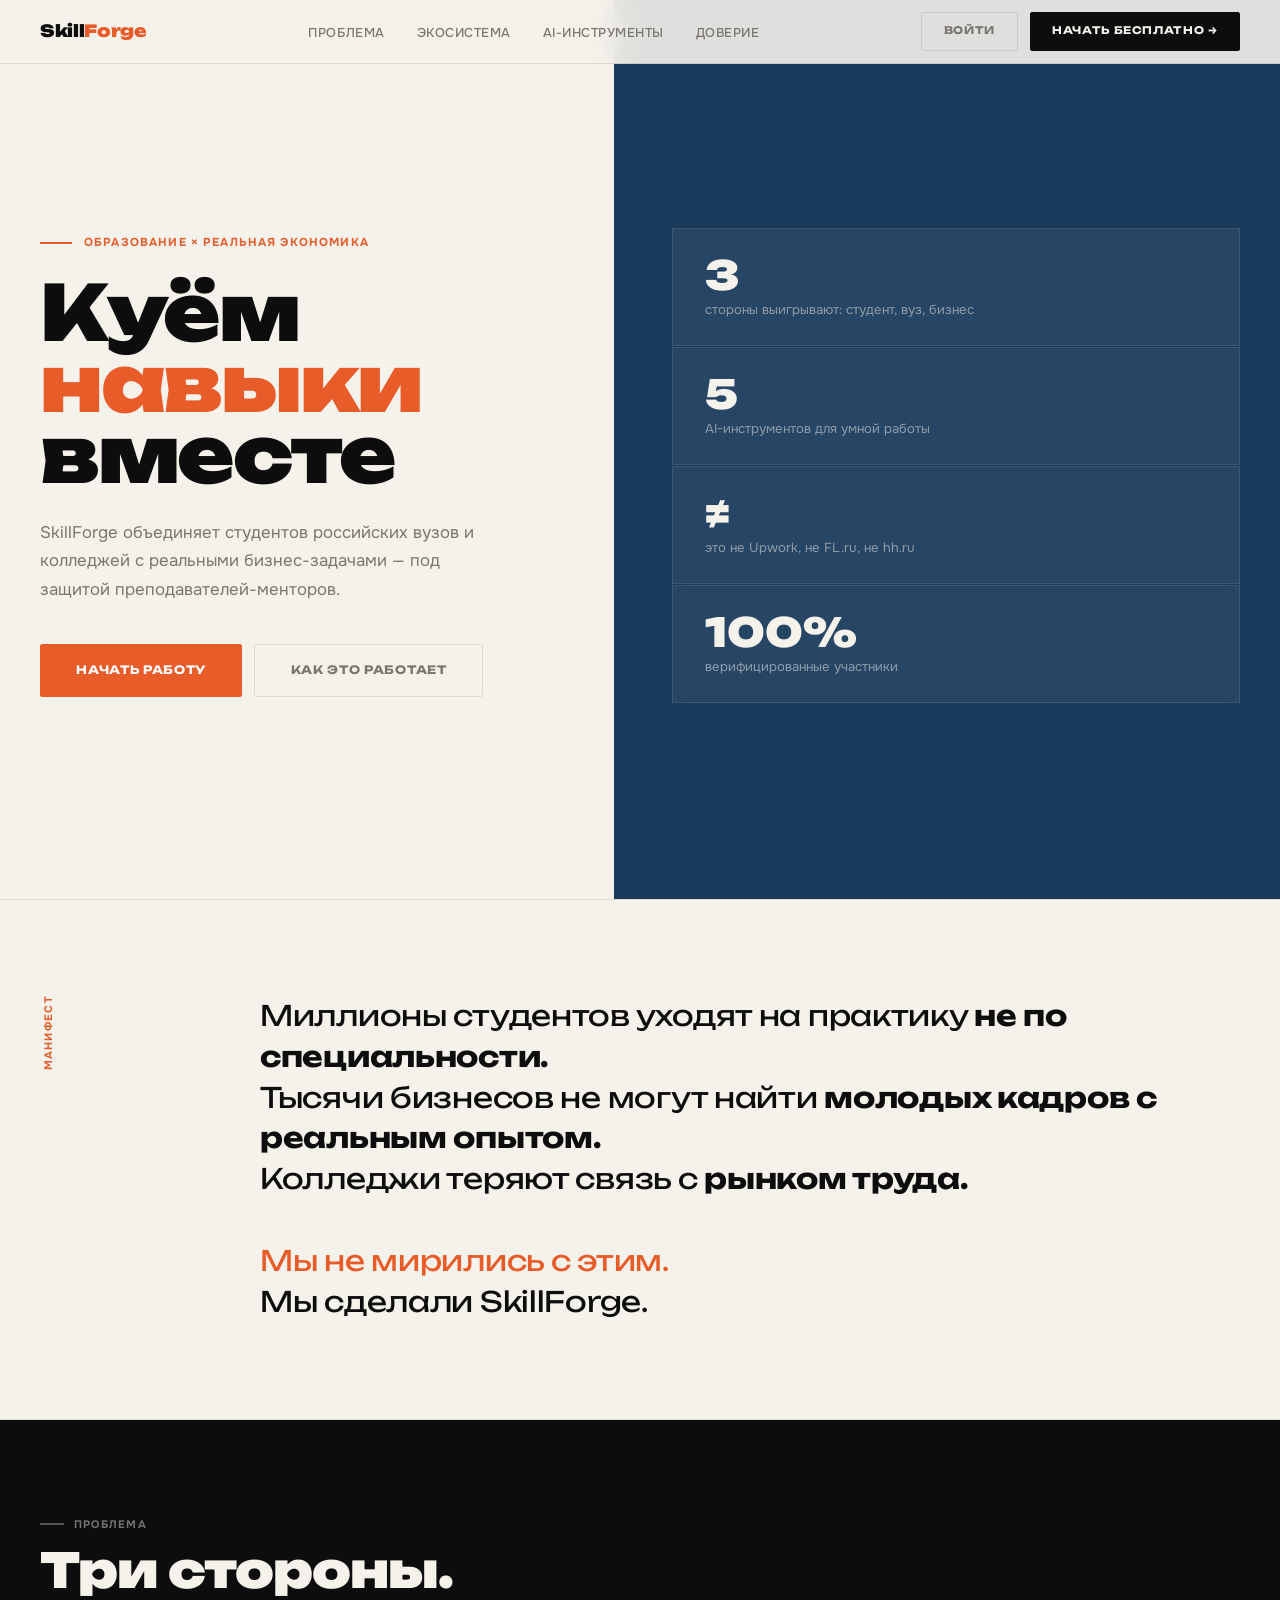
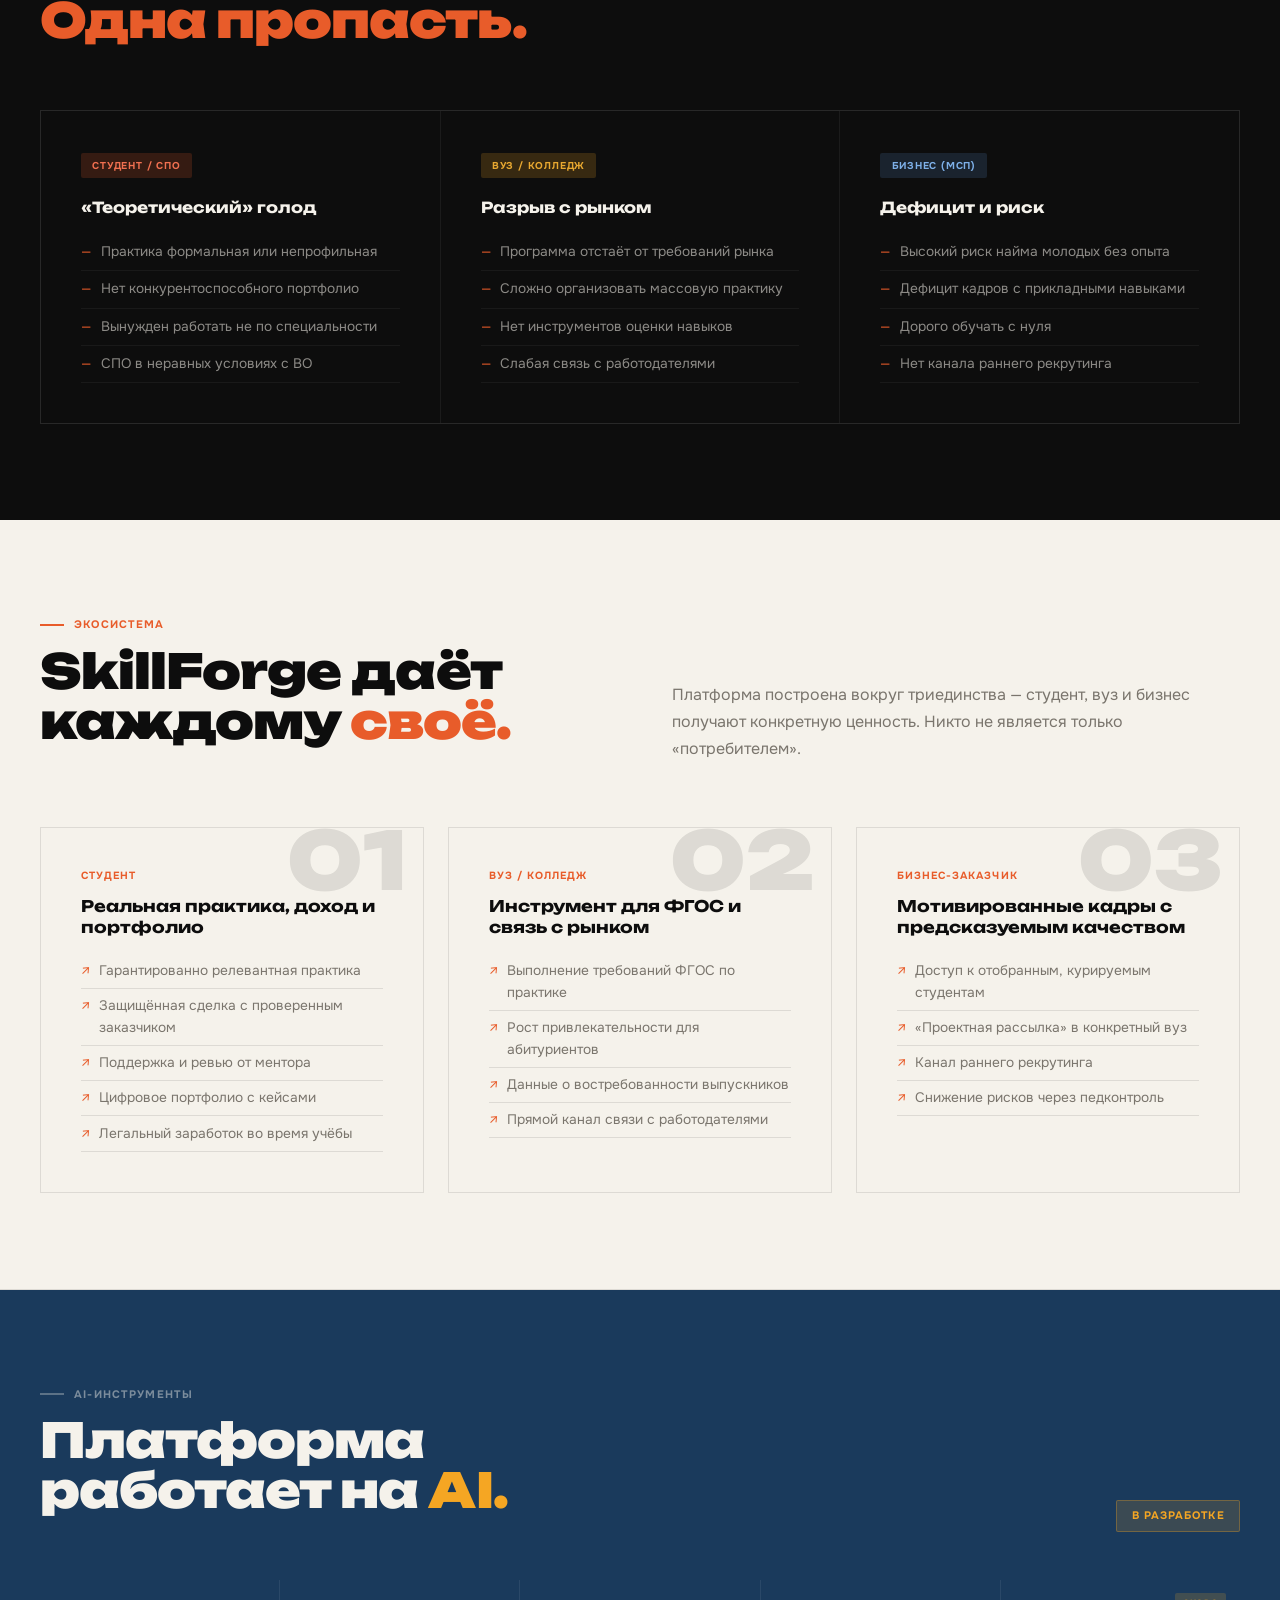
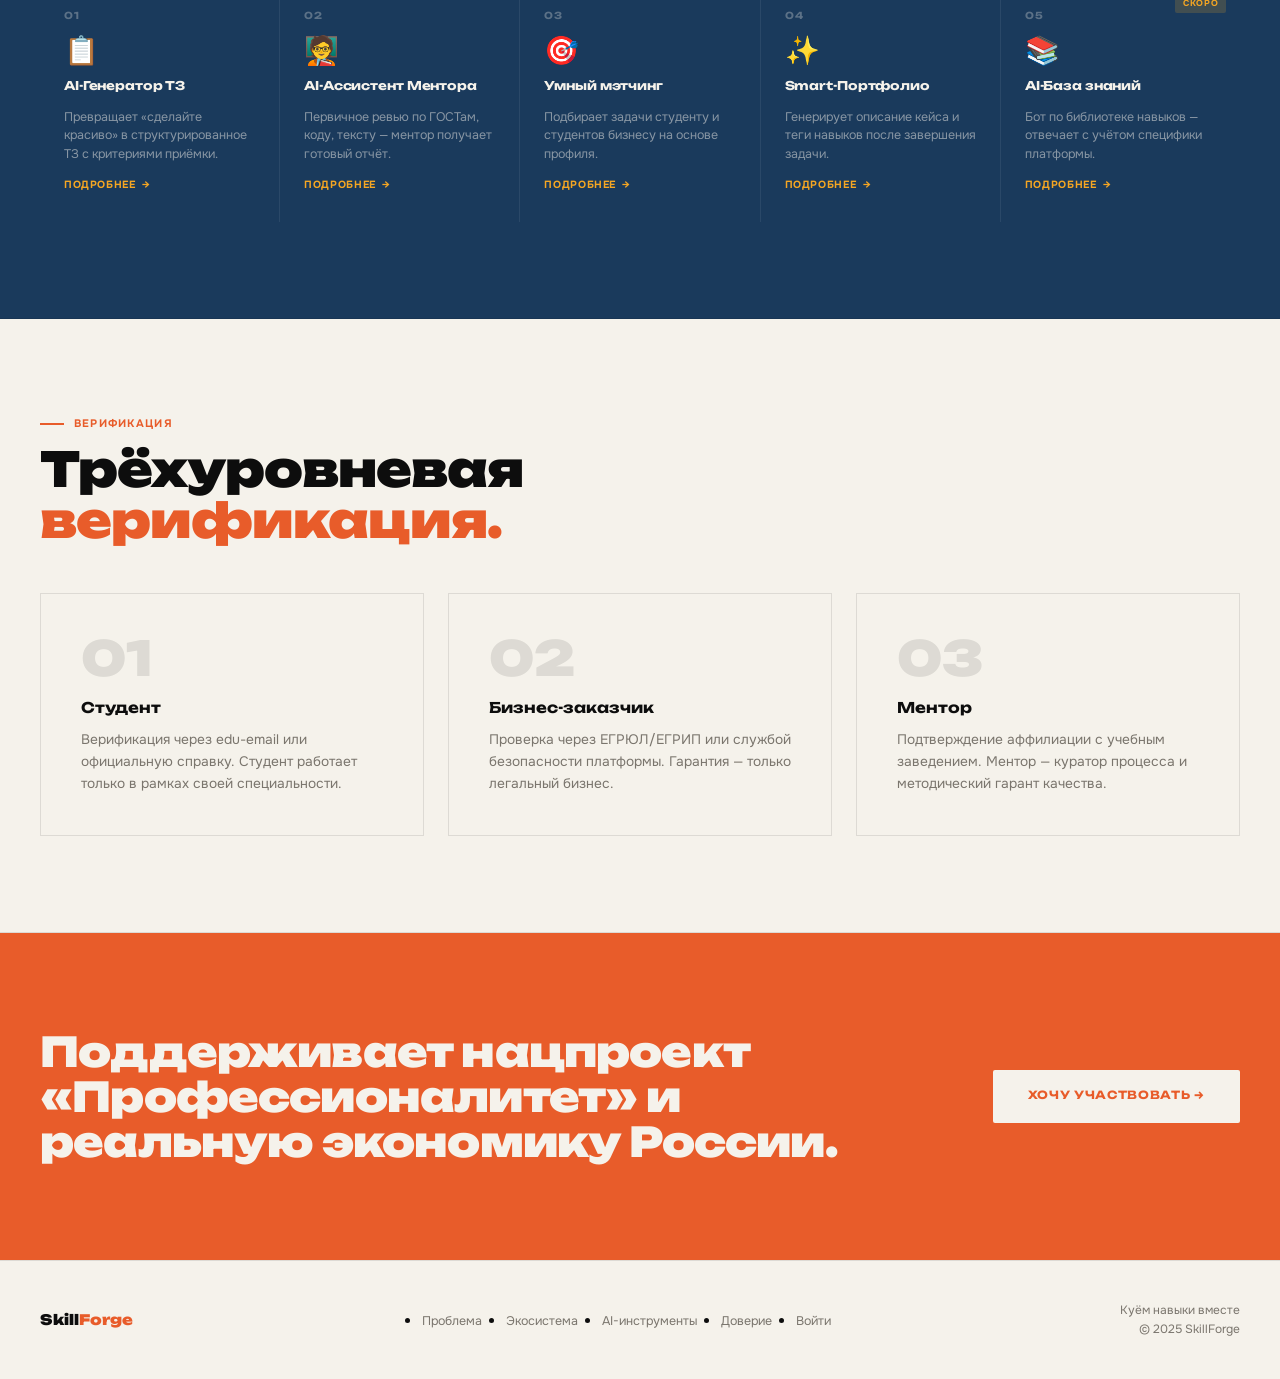
<file: index.html>
<!DOCTYPE html>
<html lang="ru">
<head>
<meta charset="UTF-8">
<meta name="viewport" content="width=device-width, initial-scale=1.0">
<title>SkillForge — Куём навыки вместе</title>
<link rel="stylesheet" href="landing.css">
<!--<link rel="stylesheet" href="style.css">-->
</head>
<body>

<!-- NAV -->
<nav class="l-nav">
  <div class="l-nav-logo">Skill<span>Forge</span></div>
  <ul class="l-nav-links">
    <li><a href="#problems">Проблема</a></li>
    <li><a href="#ecosystem">Экосистема</a></li>
    <li><a href="#ai">AI-инструменты</a></li>
    <li><a href="#trust">Доверие</a></li>
  </ul>
  <div class="l-nav-right">
    <a href="login.html" class="l-btn l-btn-ghost">Войти</a>
    <a href="login.html" class="l-btn l-btn-dark">Начать бесплатно →</a>
  </div>
</nav>

<!-- HERO -->
<section class="l-hero">
  <div class="l-hero-bg"></div>
  <div class="l-hero-left l-fade">
    <div class="l-hero-eyebrow">Образование × Реальная экономика</div>
    <h1 class="l-hero-title">Куём<br><span class="ac">навыки</span><br>вместе</h1>
    <p class="l-hero-sub">SkillForge объединяет студентов российских вузов и колледжей с реальными бизнес-задачами — под защитой преподавателей-менторов.</p>
    <div class="l-hero-actions">
      <a href="login.html" class="l-btn l-btn-forge l-btn-lg">Начать работу</a>
      <a href="#ecosystem" class="l-btn l-btn-ghost l-btn-lg">Как это работает</a>
    </div>
  </div>
  <div class="l-hero-right">
    <div class="l-hero-stat">
      <div class="l-stat-num">3</div>
      <div class="l-stat-label">стороны выигрывают: студент, вуз, бизнес</div>
    </div>
    <div class="l-hero-stat">
      <div class="l-stat-num">5</div>
      <div class="l-stat-label">AI-инструментов для умной работы</div>
    </div>
    <div class="l-hero-stat">
      <div class="l-stat-num">≠</div>
      <div class="l-stat-label">это не Upwork, не FL.ru, не hh.ru</div>
    </div>
    <div class="l-hero-stat">
      <div class="l-stat-num">100%</div>
      <div class="l-stat-label">верифицированные участники</div>
    </div>
  </div>
</section>

<!-- MANIFESTO -->
<section class="l-section">
  <div class="l-manifesto">
    <span class="l-manifesto-label">Манифест</span>
    <div class="l-manifesto-text l-fade">
      Миллионы студентов уходят на практику <strong>не по специальности.</strong><br>
      Тысячи бизнесов не могут найти <strong>молодых кадров с реальным опытом.</strong><br>
      Колледжи теряют связь с <strong>рынком труда.</strong><br><br>
      <em>Мы не мирились с этим.</em><br>
      Мы сделали SkillForge.
    </div>
  </div>
</section>

<!-- PROBLEMS -->
<section class="l-section l-section-dark" id="problems">
  <div style="display:flex;justify-content:space-between;align-items:flex-end;margin-bottom:3rem;">
    <div>
      <div class="l-sec-label l-sec-label-w">Проблема</div>
      <h2 class="l-section-title">Три стороны.<br><span class="ac">Одна пропасть.</span></h2>
    </div>
  </div>
  <div class="l-problem-grid">
    <div class="l-problem-card l-fade">
      <span class="l-ptag l-ptag-s">Студент / СПО</span>
      <h3 class="l-problem-heading">«Теоретический» голод</h3>
      <ul class="l-problem-list">
        <li>Практика формальная или непрофильная</li>
        <li>Нет конкурентоспособного портфолио</li>
        <li>Вынужден работать не по специальности</li>
        <li>СПО в неравных условиях с ВО</li>
      </ul>
    </div>
    <div class="l-problem-card l-fade">
      <span class="l-ptag l-ptag-u">Вуз / Колледж</span>
      <h3 class="l-problem-heading">Разрыв с рынком</h3>
      <ul class="l-problem-list">
        <li>Программа отстаёт от требований рынка</li>
        <li>Сложно организовать массовую практику</li>
        <li>Нет инструментов оценки навыков</li>
        <li>Слабая связь с работодателями</li>
      </ul>
    </div>
    <div class="l-problem-card l-fade">
      <span class="l-ptag l-ptag-b">Бизнес (МСП)</span>
      <h3 class="l-problem-heading">Дефицит и риск</h3>
      <ul class="l-problem-list">
        <li>Высокий риск найма молодых без опыта</li>
        <li>Дефицит кадров с прикладными навыками</li>
        <li>Дорого обучать с нуля</li>
        <li>Нет канала раннего рекрутинга</li>
      </ul>
    </div>
  </div>
</section>

<!-- ECOSYSTEM -->
<section class="l-section" id="ecosystem">
  <div style="display:grid;grid-template-columns:1fr 1fr;gap:4rem;align-items:end;margin-bottom:4rem;">
    <div class="l-fade">
      <div class="l-sec-label">Экосистема</div>
      <h2 class="l-section-title">SkillForge даёт<br>каждому <span class="ac">своё.</span></h2>
    </div>
    <p class="l-fade" style="font-size:1rem;color:var(--muted);line-height:1.7;">Платформа построена вокруг триединства — студент, вуз и бизнес получают конкретную ценность. Никто не является только «потребителем».</p>
  </div>
  <div class="l-eco-grid">
    <div class="l-eco-card l-fade" data-n="01">
      <div class="l-eco-role">Студент</div>
      <h3 class="l-eco-title">Реальная практика, доход и портфолио</h3>
      <ul class="l-eco-list">
        <li>Гарантированно релевантная практика</li>
        <li>Защищённая сделка с проверенным заказчиком</li>
        <li>Поддержка и ревью от ментора</li>
        <li>Цифровое портфолио с кейсами</li>
        <li>Легальный заработок во время учёбы</li>
      </ul>
    </div>
    <div class="l-eco-card l-fade" data-n="02">
      <div class="l-eco-role">Вуз / Колледж</div>
      <h3 class="l-eco-title">Инструмент для ФГОС и связь с рынком</h3>
      <ul class="l-eco-list">
        <li>Выполнение требований ФГОС по практике</li>
        <li>Рост привлекательности для абитуриентов</li>
        <li>Данные о востребованности выпускников</li>
        <li>Прямой канал связи с работодателями</li>
      </ul>
    </div>
    <div class="l-eco-card l-fade" data-n="03">
      <div class="l-eco-role">Бизнес-заказчик</div>
      <h3 class="l-eco-title">Мотивированные кадры с предсказуемым качеством</h3>
      <ul class="l-eco-list">
        <li>Доступ к отобранным, курируемым студентам</li>
        <li>«Проектная рассылка» в конкретный вуз</li>
        <li>Канал раннего рекрутинга</li>
        <li>Снижение рисков через педконтроль</li>
      </ul>
    </div>
  </div>
</section>

<!-- AI FEATURES -->
<section class="l-section l-section-steel" id="ai">
  <div style="display:flex;justify-content:space-between;align-items:flex-end;margin-bottom:3rem;">
    <div>
      <div class="l-sec-label l-sec-label-w">AI-инструменты</div>
      <h2 class="l-section-title">Платформа<br>работает на <span class="acs">AI.</span></h2>
    </div>
    <span style="font-size:0.68rem;font-weight:700;letter-spacing:0.1em;text-transform:uppercase;padding:0.4rem 0.9rem;background:rgba(245,166,35,0.15);color:var(--spark);border:1px solid rgba(245,166,35,0.3);border-radius:2px;">В разработке</span>
  </div>
  <div class="l-ai-grid">
    <a href="ai-tz.html" class="l-ai-card">
      <span class="l-ai-num">01</span>
      <div class="l-ai-icon">📋</div>
      <div class="l-ai-name">AI-Генератор ТЗ</div>
      <div class="l-ai-desc">Превращает «сделайте красиво» в структурированное ТЗ с критериями приёмки.</div>
      <div class="l-ai-link">Подробнее</div>
    </a>
    <a href="ai-mentor.html" class="l-ai-card">
      <span class="l-ai-num">02</span>
      <div class="l-ai-icon">🧑‍🏫</div>
      <div class="l-ai-name">AI-Ассистент Ментора</div>
      <div class="l-ai-desc">Первичное ревью по ГОСТам, коду, тексту — ментор получает готовый отчёт.</div>
      <div class="l-ai-link">Подробнее</div>
    </a>
    <a href="ai-matching.html" class="l-ai-card">
      <span class="l-ai-num">03</span>
      <div class="l-ai-icon">🎯</div>
      <div class="l-ai-name">Умный мэтчинг</div>
      <div class="l-ai-desc">Подбирает задачи студенту и студентов бизнесу на основе профиля.</div>
      <div class="l-ai-link">Подробнее</div>
    </a>
    <a href="ai-portfolio.html" class="l-ai-card">
      <span class="l-ai-num">04</span>
      <div class="l-ai-icon">✨</div>
      <div class="l-ai-name">Smart-Портфолио</div>
      <div class="l-ai-desc">Генерирует описание кейса и теги навыков после завершения задачи.</div>
      <div class="l-ai-link">Подробнее</div>
    </a>
    <a href="ai-knowledge.html" class="l-ai-card">
      <span class="l-ai-num">05</span>
      <span class="l-ai-badge">Скоро</span>
      <div class="l-ai-icon">📚</div>
      <div class="l-ai-name">AI-База знаний</div>
      <div class="l-ai-desc">Бот по библиотеке навыков — отвечает с учётом специфики платформы.</div>
      <div class="l-ai-link">Подробнее</div>
    </a>
  </div>
</section>

<!-- TRUST -->
<section class="l-section" id="trust">
  <div class="l-sec-label">Верификация</div>
  <h2 class="l-section-title l-fade">Трёхуровневая<br><span class="ac">верификация.</span></h2>
  <div class="l-trust-grid" style="margin-top:3rem;">
    <div class="l-trust-card l-fade">
      <div class="l-trust-num">01</div>
      <h3 class="l-trust-title">Студент</h3>
      <p class="l-trust-text">Верификация через edu-email или официальную справку. Студент работает только в рамках своей специальности.</p>
    </div>
    <div class="l-trust-card l-fade">
      <div class="l-trust-num">02</div>
      <h3 class="l-trust-title">Бизнес-заказчик</h3>
      <p class="l-trust-text">Проверка через ЕГРЮЛ/ЕГРИП или службой безопасности платформы. Гарантия — только легальный бизнес.</p>
    </div>
    <div class="l-trust-card l-fade">
      <div class="l-trust-num">03</div>
      <h3 class="l-trust-title">Ментор</h3>
      <p class="l-trust-text">Подтверждение аффилиации с учебным заведением. Ментор — куратор процесса и методический гарант качества.</p>
    </div>
  </div>
</section>

<!-- SOCIAL BANNER -->
<div class="l-social">
  <div class="l-social-text l-fade">Поддерживает нацпроект<br>«Профессионалитет» и<br>реальную экономику России.</div>
  <a href="login.html" class="l-btn-paper">Хочу участвовать →</a>
</div>

<!-- FOOTER -->
<footer class="l-footer">
  <div class="l-footer-logo">Skill<span>Forge</span></div>
  <ul class="l-footer-links">
    <li><a href="#problems">Проблема</a></li>
    <li><a href="#ecosystem">Экосистема</a></li>
    <li><a href="#ai">AI-инструменты</a></li>
    <li><a href="#trust">Доверие</a></li>
    <li><a href="login.html">Войти</a></li>
  </ul>
  <div class="l-footer-right">Куём навыки вместе<br>© 2025 SkillForge</div>
</footer>

<script>
const obs = new IntersectionObserver((entries) => {
  entries.forEach((e, i) => {
    if (e.isIntersecting) {
      setTimeout(() => e.target.classList.add('in'), i * 70);
      obs.unobserve(e.target);
    }
  });
}, { threshold: 0.08 });
document.querySelectorAll('.l-fade').forEach(el => obs.observe(el));
</script>
</body>
</html>
</file>
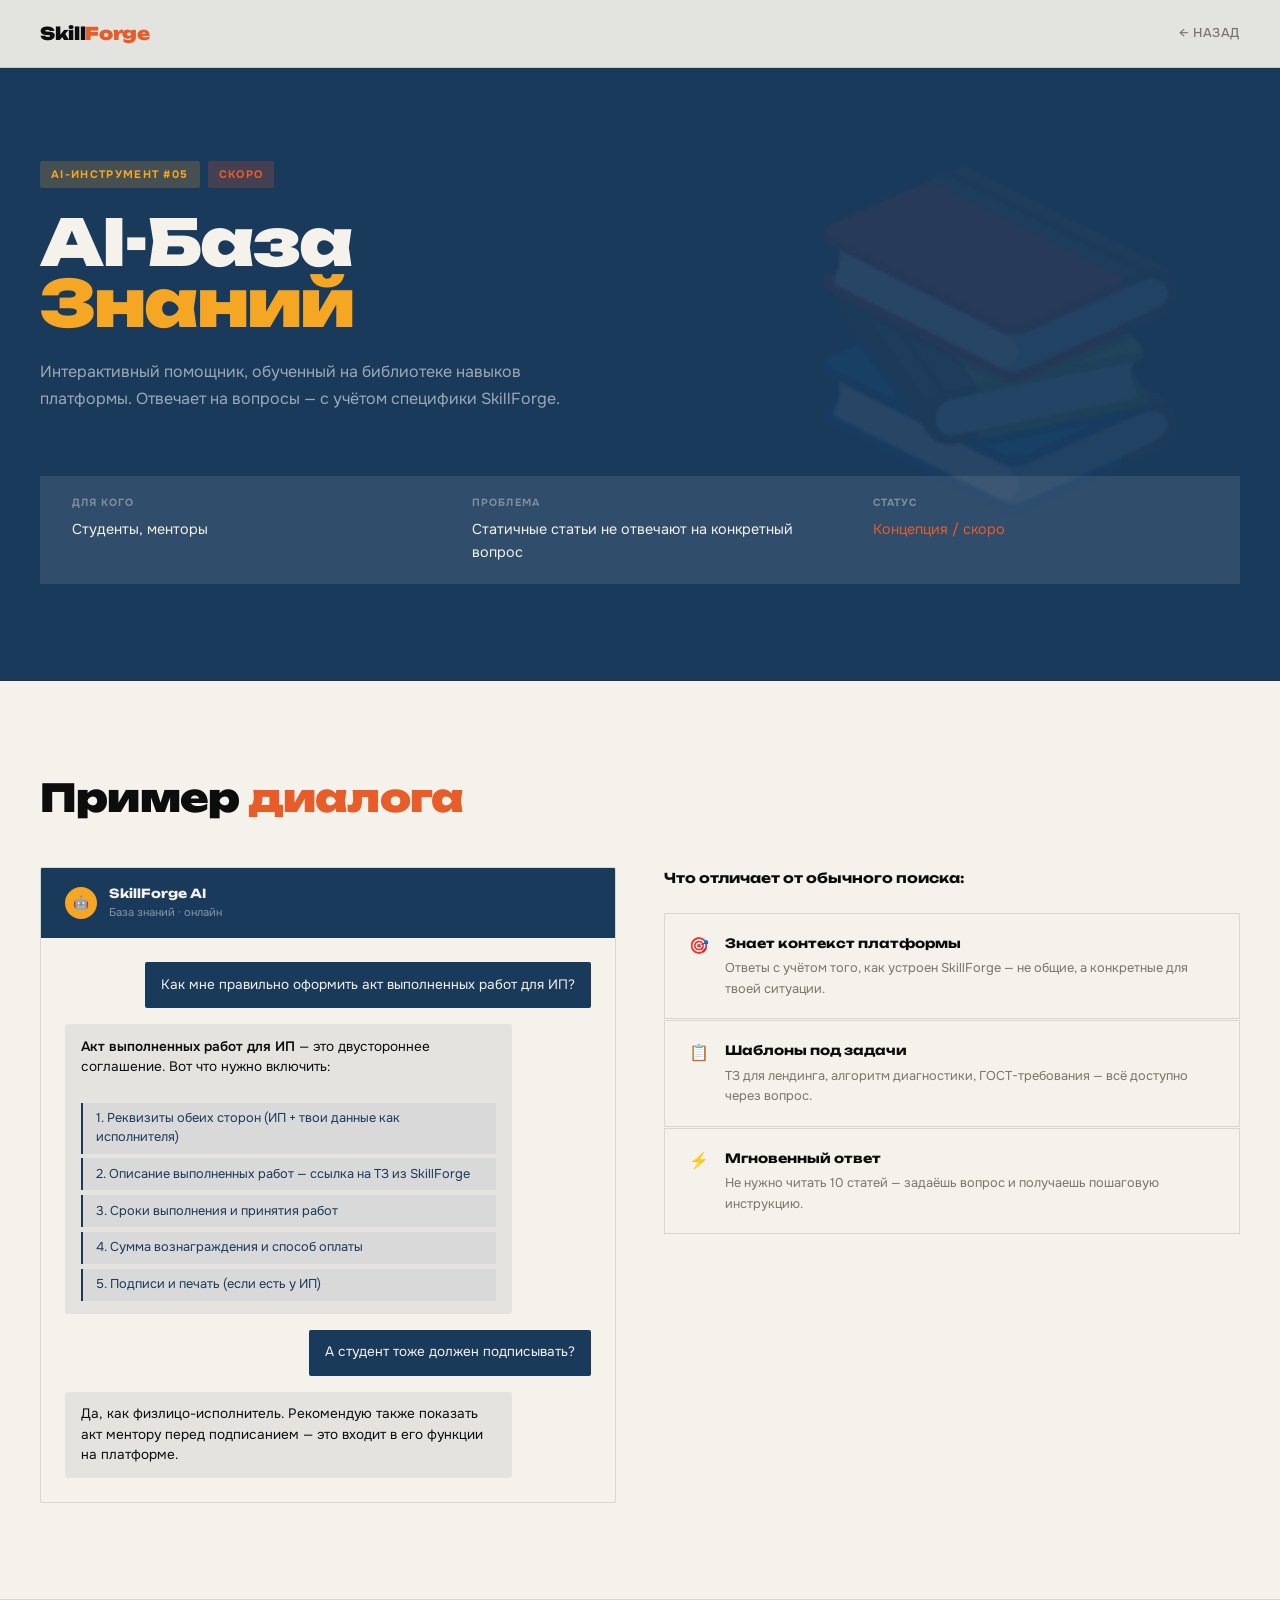
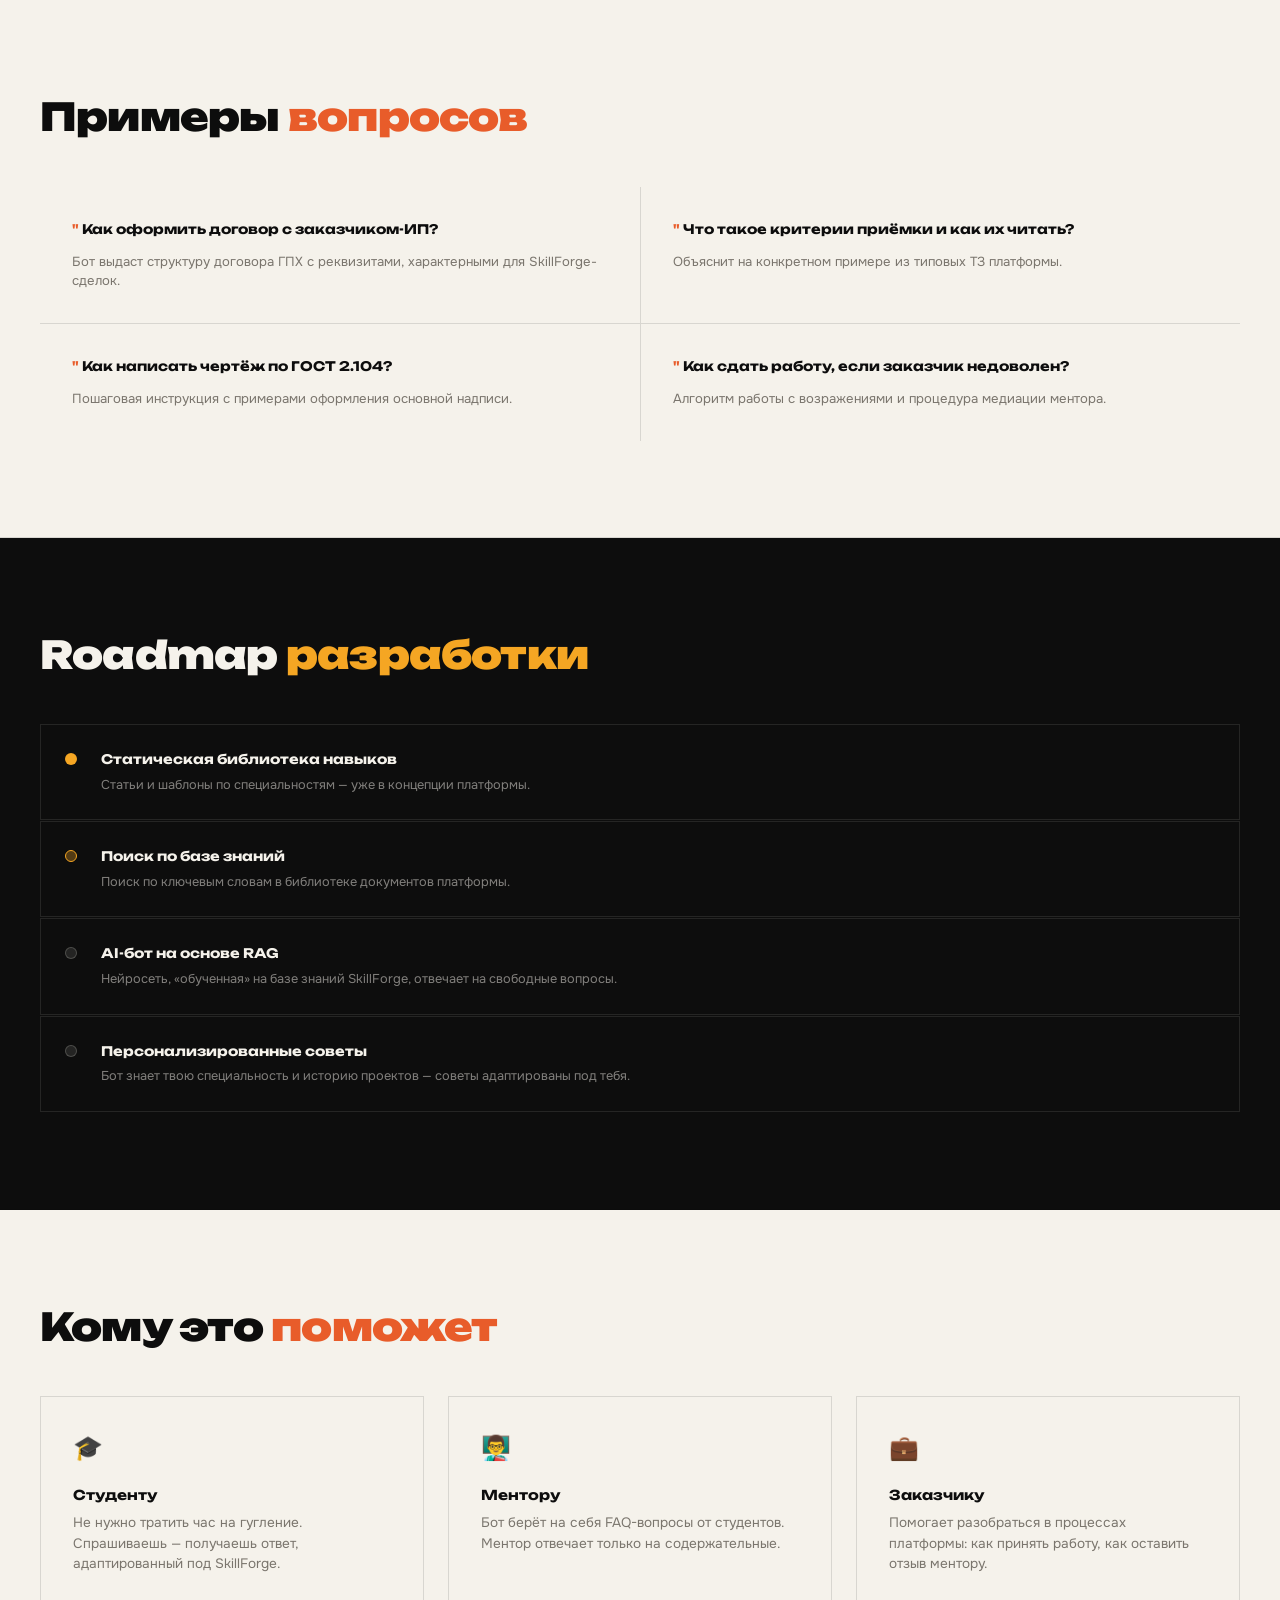
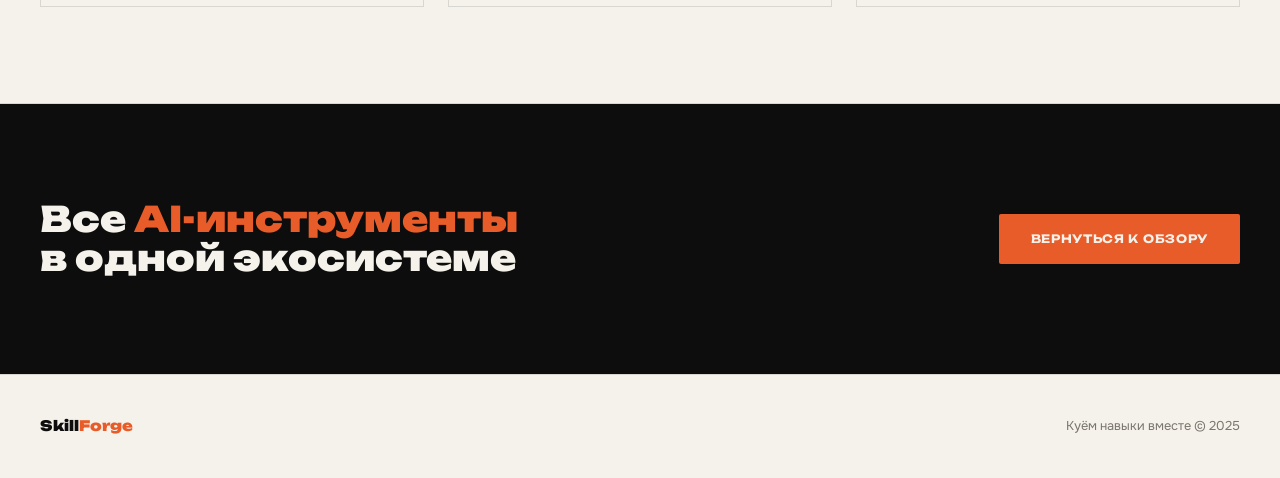
<file: ai-knowledge.html>
<!DOCTYPE html>
<html lang="ru">
<head>
<meta charset="UTF-8">
<meta name="viewport" content="width=device-width, initial-scale=1.0">
<title>AI-База знаний — SkillForge</title>
<link rel="preconnect" href="https://fonts.googleapis.com">
<link href="https://fonts.googleapis.com/css2?family=Unbounded:wght@400;700;900&family=Onest:wght@300;400;500&display=swap" rel="stylesheet">
<style>
  :root{--ink:#0d0d0d;--paper:#f5f2eb;--forge:#E85C2A;--steel:#1A3A5C;--spark:#F5A623;--muted:#7a756d;--line:rgba(13,13,13,0.12);}
  *,*::before,*::after{box-sizing:border-box;margin:0;padding:0;}
  html{scroll-behavior:smooth;}
  body{background:var(--paper);color:var(--ink);font-family:'Onest',sans-serif;line-height:1.6;overflow-x:hidden;}
  nav{position:fixed;top:0;left:0;right:0;z-index:100;display:flex;align-items:center;justify-content:space-between;padding:1.2rem 2.5rem;border-bottom:1px solid var(--line);background:rgba(245,242,235,0.92);backdrop-filter:blur(12px);}
  .nav-logo{font-family:'Unbounded',sans-serif;font-weight:900;font-size:1.1rem;color:var(--ink);text-decoration:none;letter-spacing:-0.02em;}
  .nav-logo span{color:var(--forge);}
  .nav-back{font-size:0.8rem;font-weight:500;letter-spacing:0.04em;text-transform:uppercase;text-decoration:none;color:var(--muted);transition:color 0.2s;}
  .nav-back:hover{color:var(--ink);}

  .page-hero{padding:10rem 2.5rem 6rem;border-bottom:1px solid var(--line);background:var(--steel);color:var(--paper);position:relative;overflow:hidden;}
  .page-hero::before{content:'📚';font-size:20rem;position:absolute;right:5rem;top:50%;transform:translateY(-50%);opacity:0.06;pointer-events:none;}
  .hero-tag{font-size:0.68rem;font-weight:700;letter-spacing:0.12em;text-transform:uppercase;padding:0.3rem 0.7rem;border-radius:2px;display:inline-block;margin-bottom:1.5rem;background:rgba(245,166,35,0.2);color:var(--spark);}
  .soon-tag{background:rgba(232,92,42,0.2);color:var(--forge);font-size:0.68rem;font-weight:700;letter-spacing:0.12em;text-transform:uppercase;padding:0.3rem 0.7rem;border-radius:2px;display:inline-block;margin-left:0.5rem;}
  .page-title{font-family:'Unbounded',sans-serif;font-size:clamp(2rem,5vw,4.5rem);font-weight:900;line-height:0.95;letter-spacing:-0.03em;margin-bottom:1.5rem;}
  .page-title em{color:var(--spark);font-style:normal;}
  .page-subtitle{font-size:1rem;color:rgba(245,242,235,0.6);max-width:560px;line-height:1.7;}
  .hero-row{display:flex;gap:1px;margin-top:4rem;background:rgba(245,242,235,0.1);}
  .hero-pill{padding:1.2rem 2rem;flex:1;}
  .pill-label{font-size:0.65rem;font-weight:700;letter-spacing:0.1em;text-transform:uppercase;color:rgba(245,242,235,0.4);margin-bottom:0.4rem;}
  .pill-val{font-size:0.9rem;}

  .section{padding:6rem 2.5rem;border-bottom:1px solid var(--line);}
  .section-dark{background:var(--ink);color:var(--paper);}
  .section-title{font-family:'Unbounded',sans-serif;font-size:clamp(1.5rem,3vw,2.5rem);font-weight:900;line-height:1.1;letter-spacing:-0.02em;margin-bottom:3rem;}
  .section-title em{color:var(--forge);font-style:normal;}
  .section-title.spark em{color:var(--spark);}
  .two-col{display:grid;grid-template-columns:1fr 1fr;gap:3rem;}
  .three-col{display:grid;grid-template-columns:repeat(3,1fr);gap:1.5rem;}

  /* Chat mock */
  .chat-mock{border:1px solid var(--line);background:var(--paper);border-radius:2px;overflow:hidden;}
  .chat-header{padding:1rem 1.5rem;background:var(--steel);color:var(--paper);display:flex;align-items:center;gap:0.75rem;}
  .chat-avatar{width:32px;height:32px;border-radius:50%;background:var(--spark);display:flex;align-items:center;justify-content:center;font-size:0.8rem;flex-shrink:0;}
  .chat-name{font-family:'Unbounded',sans-serif;font-size:0.78rem;font-weight:700;}
  .chat-status{font-size:0.7rem;color:rgba(245,242,235,0.5);}
  .chat-body{padding:1.5rem;display:flex;flex-direction:column;gap:1rem;}
  .msg{max-width:85%;border-radius:2px;padding:0.8rem 1rem;font-size:0.85rem;line-height:1.5;}
  .msg-user{background:var(--steel);color:var(--paper);align-self:flex-end;}
  .msg-bot{background:rgba(26,58,92,0.08);color:var(--ink);align-self:flex-start;}
  .msg-bot strong{font-weight:600;}
  .msg-step{font-size:0.8rem;color:var(--steel);padding:0.4rem 0.8rem;background:rgba(26,58,92,0.06);border-left:2px solid var(--steel);margin-top:0.3rem;}

  .example-grid{display:grid;grid-template-columns:repeat(2,1fr);gap:1px;background:var(--line);}
  .example-card{background:var(--paper);padding:2rem;}
  .example-q{font-family:'Unbounded',sans-serif;font-size:0.82rem;font-weight:700;margin-bottom:0.75rem;}
  .example-q::before{content:'"';color:var(--forge);margin-right:0.2rem;}
  .example-a{font-size:0.82rem;color:var(--muted);line-height:1.5;}

  .roadmap-item{display:flex;gap:1.5rem;padding:1.5rem;border:1px solid rgba(245,242,235,0.1);margin-bottom:1px;}
  .roadmap-dot{width:12px;height:12px;border-radius:50%;flex-shrink:0;margin-top:0.25rem;}
  .dot-done{background:var(--spark);}
  .dot-wip{background:rgba(245,166,35,0.3);border:1.5px solid var(--spark);}
  .dot-future{background:rgba(245,242,235,0.1);border:1.5px solid rgba(245,242,235,0.2);}
  .roadmap-title{font-family:'Unbounded',sans-serif;font-size:0.82rem;font-weight:700;color:var(--paper);margin-bottom:0.3rem;}
  .roadmap-desc{font-size:0.8rem;color:rgba(245,242,235,0.5);}

  .benefit-card{padding:2rem;border:1px solid var(--line);}
  .benefit-icon{font-size:1.5rem;margin-bottom:1rem;}
  .benefit-title{font-family:'Unbounded',sans-serif;font-size:0.85rem;font-weight:700;margin-bottom:0.5rem;}
  .benefit-desc{font-size:0.85rem;color:var(--muted);line-height:1.5;}

  .cta-section{padding:6rem 2.5rem;background:var(--ink);color:var(--paper);display:grid;grid-template-columns:1fr auto;align-items:center;gap:3rem;}
  .cta-title{font-family:'Unbounded',sans-serif;font-size:clamp(1.3rem,3vw,2.2rem);font-weight:900;line-height:1.1;}
  .cta-title em{color:var(--forge);font-style:normal;}
  .btn-forge{background:var(--forge);color:var(--paper);font-family:'Unbounded',sans-serif;font-size:0.72rem;font-weight:700;letter-spacing:0.06em;text-transform:uppercase;text-decoration:none;padding:1rem 2rem;border-radius:2px;white-space:nowrap;}
  footer{padding:2.5rem;border-top:1px solid var(--line);display:flex;justify-content:space-between;align-items:center;}
  .footer-logo{font-family:'Unbounded',sans-serif;font-weight:900;font-size:0.9rem;color:var(--ink);text-decoration:none;}
  .footer-logo span{color:var(--forge);}
  .footer-tagline{font-size:0.8rem;color:var(--muted);}
  .fade-up{opacity:0;transform:translateY(24px);transition:opacity 0.6s ease,transform 0.6s ease;}
  .fade-up.visible{opacity:1;transform:none;}
  @media(max-width:900px){.two-col,.three-col,.cta-section,.hero-row,.example-grid{grid-template-columns:1fr;}.page-hero{padding:8rem 1.5rem 4rem;}.section{padding:4rem 1.5rem;}nav{padding:1rem 1.5rem;}}
</style>
</head>
<body>
<nav>
  <a href="index.html" class="nav-logo">Skill<span>Forge</span></a>
  <a href="index.html" class="nav-back">← Назад</a>
</nav>

<section class="page-hero">
  <div><span class="hero-tag">AI-инструмент #05</span><span class="soon-tag">Скоро</span></div>
  <h1 class="page-title">AI-База<br><em>Знаний</em></h1>
  <p class="page-subtitle">Интерактивный помощник, обученный на библиотеке навыков платформы. Отвечает на вопросы — с учётом специфики SkillForge.</p>
  <div class="hero-row">
    <div class="hero-pill"><div class="pill-label">Для кого</div><div class="pill-val">Студенты, менторы</div></div>
    <div class="hero-pill"><div class="pill-label">Проблема</div><div class="pill-val">Статичные статьи не отвечают на конкретный вопрос</div></div>
    <div class="hero-pill"><div class="pill-label">Статус</div><div class="pill-val" style="color:var(--forge);">Концепция / скоро</div></div>
  </div>
</section>

<section class="section">
  <h2 class="section-title fade-up">Пример <em>диалога</em></h2>
  <div class="two-col">
    <div class="fade-up">
      <div class="chat-mock">
        <div class="chat-header">
          <div class="chat-avatar">🤖</div>
          <div><div class="chat-name">SkillForge AI</div><div class="chat-status">База знаний · онлайн</div></div>
        </div>
        <div class="chat-body">
          <div class="msg msg-user">Как мне правильно оформить акт выполненных работ для ИП?</div>
          <div class="msg msg-bot">
            <strong>Акт выполненных работ для ИП</strong> — это двустороннее соглашение. Вот что нужно включить:<br><br>
            <div class="msg-step">1. Реквизиты обеих сторон (ИП + твои данные как исполнителя)</div>
            <div class="msg-step">2. Описание выполненных работ — ссылка на ТЗ из SkillForge</div>
            <div class="msg-step">3. Сроки выполнения и принятия работ</div>
            <div class="msg-step">4. Сумма вознаграждения и способ оплаты</div>
            <div class="msg-step">5. Подписи и печать (если есть у ИП)</div>
          </div>
          <div class="msg msg-user">А студент тоже должен подписывать?</div>
          <div class="msg msg-bot">Да, как физлицо-исполнитель. Рекомендую также показать акт ментору перед подписанием — это входит в его функции на платформе.</div>
        </div>
      </div>
    </div>
    <div class="fade-up">
      <p style="font-family:'Unbounded',sans-serif;font-size:0.85rem;font-weight:700;margin-bottom:1.5rem;">Что отличает от обычного поиска:</p>
      <div style="display:flex;flex-direction:column;gap:1px;">
        <div style="padding:1.2rem 1.5rem;border:1px solid var(--line);display:flex;gap:1rem;">
          <span style="font-size:1rem;flex-shrink:0;">🎯</span>
          <div><div style="font-family:'Unbounded',sans-serif;font-size:0.8rem;font-weight:700;margin-bottom:0.3rem;">Знает контекст платформы</div><div style="font-size:0.8rem;color:var(--muted);">Ответы с учётом того, как устроен SkillForge — не общие, а конкретные для твоей ситуации.</div></div>
        </div>
        <div style="padding:1.2rem 1.5rem;border:1px solid var(--line);display:flex;gap:1rem;">
          <span style="font-size:1rem;flex-shrink:0;">📋</span>
          <div><div style="font-family:'Unbounded',sans-serif;font-size:0.8rem;font-weight:700;margin-bottom:0.3rem;">Шаблоны под задачи</div><div style="font-size:0.8rem;color:var(--muted);">ТЗ для лендинга, алгоритм диагностики, ГОСТ-требования — всё доступно через вопрос.</div></div>
        </div>
        <div style="padding:1.2rem 1.5rem;border:1px solid var(--line);display:flex;gap:1rem;">
          <span style="font-size:1rem;flex-shrink:0;">⚡</span>
          <div><div style="font-family:'Unbounded',sans-serif;font-size:0.8rem;font-weight:700;margin-bottom:0.3rem;">Мгновенный ответ</div><div style="font-size:0.8rem;color:var(--muted);">Не нужно читать 10 статей — задаёшь вопрос и получаешь пошаговую инструкцию.</div></div>
        </div>
      </div>
    </div>
  </div>
</section>

<section class="section">
  <h2 class="section-title fade-up">Примеры <em>вопросов</em></h2>
  <div class="example-grid fade-up">
    <div class="example-card"><div class="example-q">Как оформить договор с заказчиком-ИП?</div><div class="example-a">Бот выдаст структуру договора ГПХ с реквизитами, характерными для SkillForge-сделок.</div></div>
    <div class="example-card"><div class="example-q">Что такое критерии приёмки и как их читать?</div><div class="example-a">Объяснит на конкретном примере из типовых ТЗ платформы.</div></div>
    <div class="example-card"><div class="example-q">Как написать чертёж по ГОСТ 2.104?</div><div class="example-a">Пошаговая инструкция с примерами оформления основной надписи.</div></div>
    <div class="example-card"><div class="example-q">Как сдать работу, если заказчик недоволен?</div><div class="example-a">Алгоритм работы с возражениями и процедура медиации ментора.</div></div>
  </div>
</section>

<section class="section section-dark">
  <h2 class="section-title spark fade-up">Roadmap <em>разработки</em></h2>
  <div>
    <div class="roadmap-item fade-up"><div class="roadmap-dot dot-done"></div><div><div class="roadmap-title">Статическая библиотека навыков</div><div class="roadmap-desc">Статьи и шаблоны по специальностям — уже в концепции платформы.</div></div></div>
    <div class="roadmap-item fade-up"><div class="roadmap-dot dot-wip"></div><div><div class="roadmap-title">Поиск по базе знаний</div><div class="roadmap-desc">Поиск по ключевым словам в библиотеке документов платформы.</div></div></div>
    <div class="roadmap-item fade-up"><div class="roadmap-dot dot-future"></div><div><div class="roadmap-title">AI-бот на основе RAG</div><div class="roadmap-desc">Нейросеть, «обученная» на базе знаний SkillForge, отвечает на свободные вопросы.</div></div></div>
    <div class="roadmap-item fade-up"><div class="roadmap-dot dot-future"></div><div><div class="roadmap-title">Персонализированные советы</div><div class="roadmap-desc">Бот знает твою специальность и историю проектов — советы адаптированы под тебя.</div></div></div>
  </div>
</section>

<section class="section">
  <h2 class="section-title fade-up">Кому это <em>поможет</em></h2>
  <div class="three-col">
    <div class="benefit-card fade-up"><div class="benefit-icon">🎓</div><div class="benefit-title">Студенту</div><div class="benefit-desc">Не нужно тратить час на гугление. Спрашиваешь — получаешь ответ, адаптированный под SkillForge.</div></div>
    <div class="benefit-card fade-up"><div class="benefit-icon">👨‍🏫</div><div class="benefit-title">Ментору</div><div class="benefit-desc">Бот берёт на себя FAQ-вопросы от студентов. Ментор отвечает только на содержательные.</div></div>
    <div class="benefit-card fade-up"><div class="benefit-icon">💼</div><div class="benefit-title">Заказчику</div><div class="benefit-desc">Помогает разобраться в процессах платформы: как принять работу, как оставить отзыв ментору.</div></div>
  </div>
</section>

<section class="cta-section">
  <div class="cta-title">Все <em>AI-инструменты</em><br>в одной экосистеме</div>
  <a href="index.html#ai" class="btn-forge">Вернуться к обзору</a>
</section>

<footer>
  <a href="index.html" class="footer-logo">Skill<span>Forge</span></a>
  <span class="footer-tagline">Куём навыки вместе © 2025</span>
</footer>
<script>
const observer=new IntersectionObserver((entries)=>{entries.forEach((e,i)=>{if(e.isIntersecting){setTimeout(()=>e.target.classList.add('visible'),i*80);observer.unobserve(e.target);}});},{threshold:0.1});
document.querySelectorAll('.fade-up').forEach(el=>observer.observe(el));
</script>
</body>
</html>
</file>
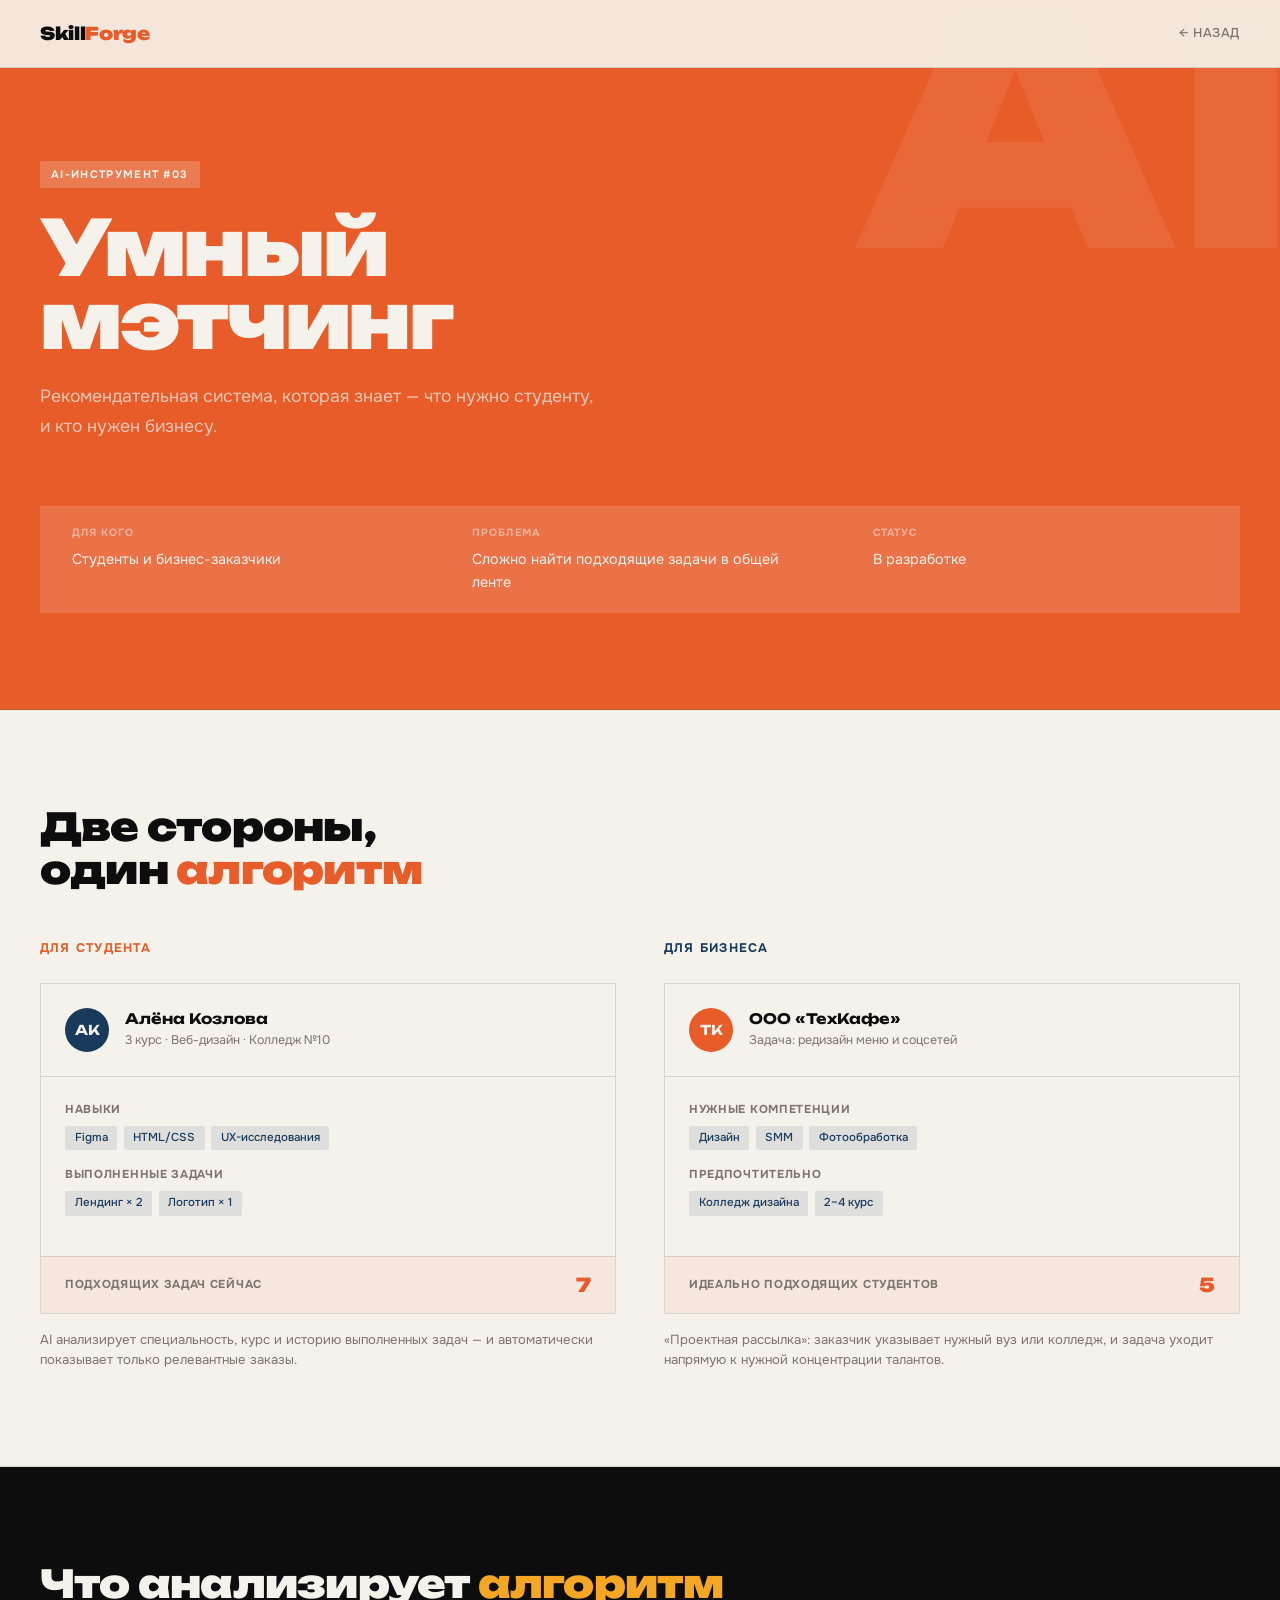
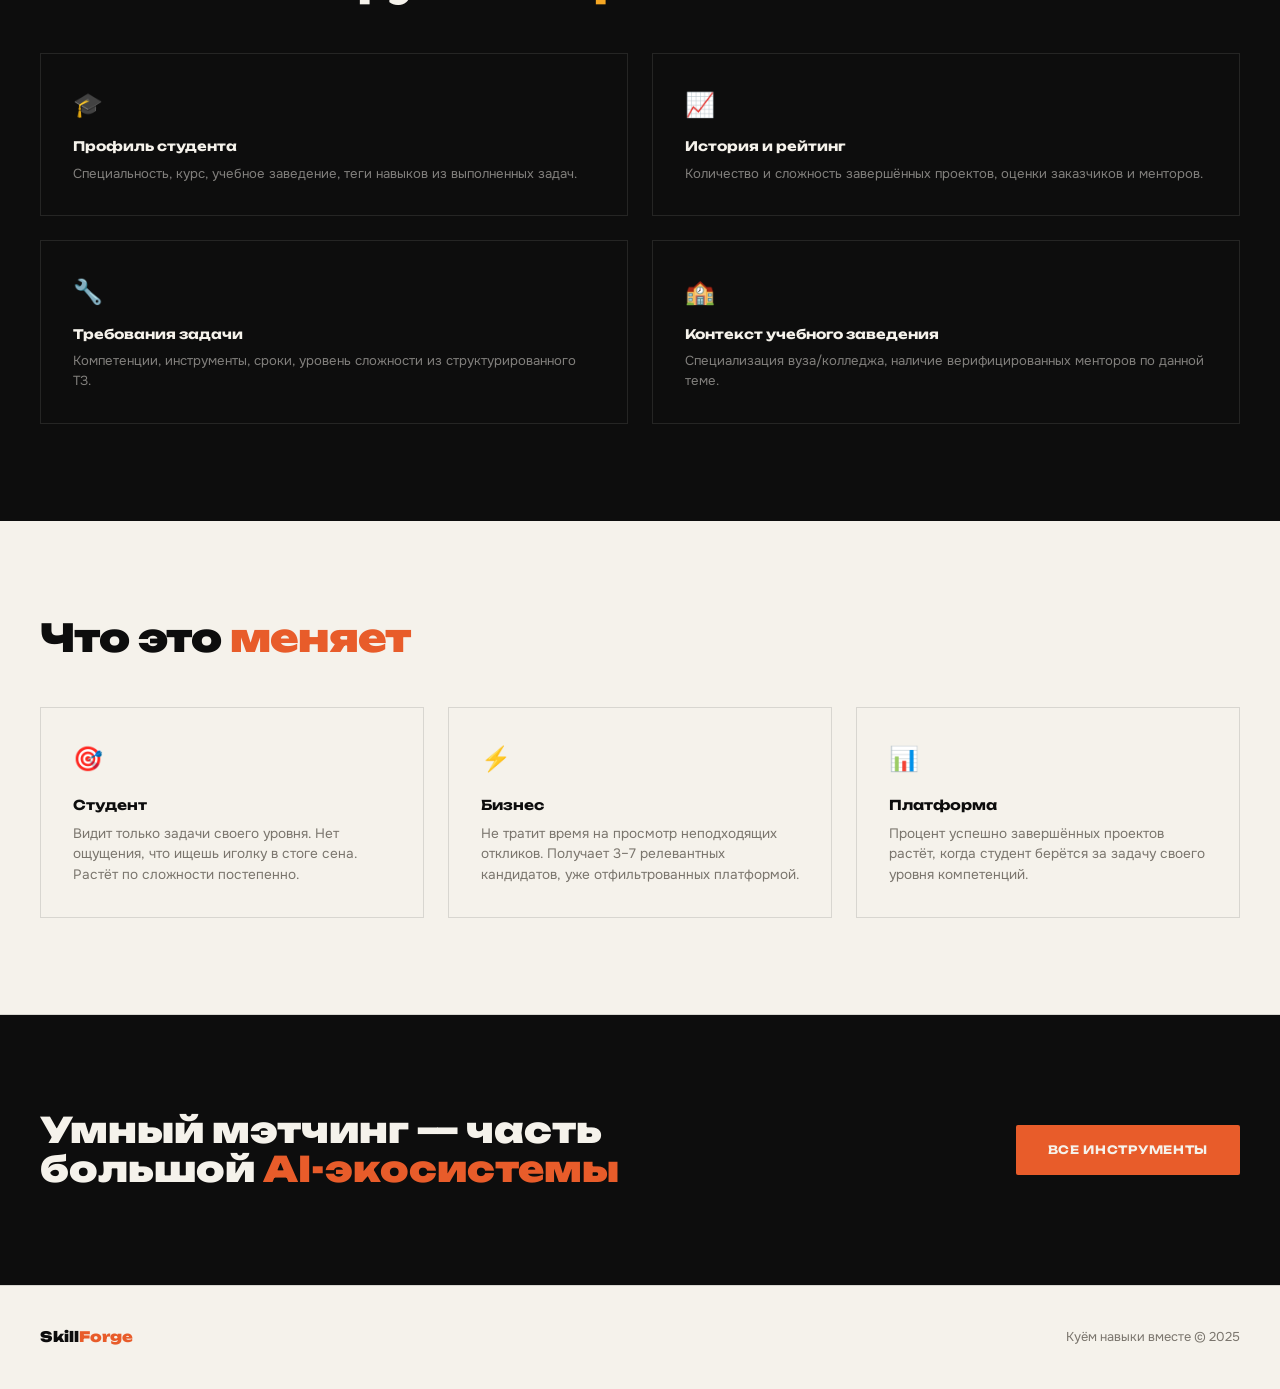
<file: ai-matching.html>
<!DOCTYPE html>
<html lang="ru">
<head>
<meta charset="UTF-8">
<meta name="viewport" content="width=device-width, initial-scale=1.0">
<title>Умный мэтчинг — SkillForge</title>
<link rel="preconnect" href="https://fonts.googleapis.com">
<link href="https://fonts.googleapis.com/css2?family=Unbounded:wght@400;700;900&family=Onest:wght@300;400;500&display=swap" rel="stylesheet">
<style>
  :root{--ink:#0d0d0d;--paper:#f5f2eb;--forge:#E85C2A;--steel:#1A3A5C;--spark:#F5A623;--muted:#7a756d;--line:rgba(13,13,13,0.12);}
  *,*::before,*::after{box-sizing:border-box;margin:0;padding:0;}
  html{scroll-behavior:smooth;}
  body{background:var(--paper);color:var(--ink);font-family:'Onest',sans-serif;line-height:1.6;overflow-x:hidden;}
  nav{position:fixed;top:0;left:0;right:0;z-index:100;display:flex;align-items:center;justify-content:space-between;padding:1.2rem 2.5rem;border-bottom:1px solid var(--line);background:rgba(245,242,235,0.92);backdrop-filter:blur(12px);}
  .nav-logo{font-family:'Unbounded',sans-serif;font-weight:900;font-size:1.1rem;letter-spacing:-0.02em;color:var(--ink);text-decoration:none;}
  .nav-logo span{color:var(--forge);}
  .nav-back{font-size:0.8rem;font-weight:500;letter-spacing:0.04em;text-transform:uppercase;text-decoration:none;color:var(--muted);transition:color 0.2s;}
  .nav-back:hover{color:var(--ink);}

  .page-hero{padding:10rem 2.5rem 6rem;border-bottom:1px solid var(--line);background:var(--forge);color:var(--paper);position:relative;overflow:hidden;}
  .page-hero::before{content:'AI';font-family:'Unbounded',sans-serif;font-size:20rem;font-weight:900;color:rgba(245,242,235,0.07);position:absolute;right:-1rem;top:-2rem;line-height:1;pointer-events:none;}
  .hero-tag{font-size:0.68rem;font-weight:700;letter-spacing:0.12em;text-transform:uppercase;padding:0.3rem 0.7rem;border-radius:2px;display:inline-block;margin-bottom:1.5rem;background:rgba(245,242,235,0.2);color:var(--paper);}
  .page-title{font-family:'Unbounded',sans-serif;font-size:clamp(2.5rem,6vw,5rem);font-weight:900;line-height:0.95;letter-spacing:-0.03em;margin-bottom:1.5rem;}
  .page-subtitle{font-size:1.1rem;color:rgba(245,242,235,0.7);max-width:560px;line-height:1.7;}
  .hero-meta-row{display:flex;gap:1px;margin-top:4rem;background:rgba(245,242,235,0.15);}
  .meta-pill{padding:1.2rem 2rem;flex:1;}
  .meta-label{font-size:0.65rem;font-weight:700;letter-spacing:0.1em;text-transform:uppercase;color:rgba(245,242,235,0.5);margin-bottom:0.4rem;}
  .meta-value{font-size:0.9rem;color:var(--paper);}

  .section{padding:6rem 2.5rem;border-bottom:1px solid var(--line);}
  .section-dark{background:var(--ink);color:var(--paper);}
  .section-title{font-family:'Unbounded',sans-serif;font-size:clamp(1.5rem,3vw,2.5rem);font-weight:900;line-height:1.1;letter-spacing:-0.02em;margin-bottom:3rem;}
  .section-title em{color:var(--forge);font-style:normal;}
  .section-title.on-dark em{color:var(--spark);}
  .two-col{display:grid;grid-template-columns:1fr 1fr;gap:3rem;}
  .three-col{display:grid;grid-template-columns:repeat(3,1fr);gap:1.5rem;}

  /* Profile card mock */
  .profile-mock{border:1px solid var(--line);background:var(--paper);}
  .profile-header{padding:1.5rem;border-bottom:1px solid var(--line);display:flex;align-items:center;gap:1rem;}
  .avatar{width:44px;height:44px;border-radius:50%;background:var(--steel);display:flex;align-items:center;justify-content:center;color:var(--paper);font-family:'Unbounded',sans-serif;font-weight:700;font-size:0.85rem;flex-shrink:0;}
  .profile-name{font-family:'Unbounded',sans-serif;font-size:0.9rem;font-weight:700;}
  .profile-sub{font-size:0.78rem;color:var(--muted);}
  .profile-body{padding:1.5rem;}
  .skill-row{margin-bottom:1rem;}
  .skill-label{font-size:0.72rem;font-weight:700;letter-spacing:0.06em;text-transform:uppercase;color:var(--muted);margin-bottom:0.4rem;}
  .skill-tags{display:flex;flex-wrap:wrap;gap:0.4rem;}
  .skill-tag{font-size:0.72rem;padding:0.2rem 0.6rem;border-radius:2px;background:rgba(26,58,92,0.1);color:var(--steel);font-weight:500;}
  .match-score{display:flex;align-items:center;justify-content:space-between;padding:0.8rem 1.5rem;background:rgba(232,92,42,0.07);border-top:1px solid var(--line);}
  .score-label{font-size:0.72rem;font-weight:700;letter-spacing:0.06em;text-transform:uppercase;color:var(--muted);}
  .score-val{font-family:'Unbounded',sans-serif;font-size:1.2rem;font-weight:900;color:var(--forge);}

  .signal-grid{display:grid;grid-template-columns:repeat(2,1fr);gap:1.5rem;}
  .signal-card{padding:2rem;border:1px solid rgba(245,242,235,0.1);}
  .signal-icon{font-size:1.5rem;margin-bottom:0.75rem;}
  .signal-title{font-family:'Unbounded',sans-serif;font-size:0.82rem;font-weight:700;margin-bottom:0.4rem;color:var(--paper);}
  .signal-desc{font-size:0.82rem;color:rgba(245,242,235,0.5);line-height:1.5;}

  .benefit-card{padding:2rem;border:1px solid var(--line);}
  .benefit-icon{font-size:1.5rem;margin-bottom:1rem;}
  .benefit-title{font-family:'Unbounded',sans-serif;font-size:0.85rem;font-weight:700;margin-bottom:0.5rem;}
  .benefit-desc{font-size:0.85rem;color:var(--muted);line-height:1.5;}

  .cta-section{padding:6rem 2.5rem;background:var(--ink);color:var(--paper);display:grid;grid-template-columns:1fr auto;align-items:center;gap:3rem;}
  .cta-title{font-family:'Unbounded',sans-serif;font-size:clamp(1.3rem,3vw,2.2rem);font-weight:900;line-height:1.1;}
  .cta-title em{color:var(--forge);font-style:normal;}
  .btn-forge{background:var(--forge);color:var(--paper);font-family:'Unbounded',sans-serif;font-size:0.72rem;font-weight:700;letter-spacing:0.06em;text-transform:uppercase;text-decoration:none;padding:1rem 2rem;border-radius:2px;white-space:nowrap;}
  footer{padding:2.5rem;border-top:1px solid var(--line);display:flex;justify-content:space-between;align-items:center;}
  .footer-logo{font-family:'Unbounded',sans-serif;font-weight:900;font-size:0.9rem;color:var(--ink);text-decoration:none;}
  .footer-logo span{color:var(--forge);}
  .footer-tagline{font-size:0.8rem;color:var(--muted);}
  .fade-up{opacity:0;transform:translateY(24px);transition:opacity 0.6s ease,transform 0.6s ease;}
  .fade-up.visible{opacity:1;transform:none;}
  @media(max-width:900px){.two-col,.three-col,.signal-grid,.cta-section,.hero-meta-row{grid-template-columns:1fr;}.page-hero{padding:8rem 1.5rem 4rem;}.section{padding:4rem 1.5rem;}nav{padding:1rem 1.5rem;}}
</style>
</head>
<body>
<nav>
  <a href="index.html" class="nav-logo">Skill<span>Forge</span></a>
  <a href="index.html" class="nav-back">← Назад</a>
</nav>

<section class="page-hero">
  <span class="hero-tag">AI-инструмент #03</span>
  <h1 class="page-title">Умный<br>мэтчинг</h1>
  <p class="page-subtitle">Рекомендательная система, которая знает — что нужно студенту, и кто нужен бизнесу.</p>
  <div class="hero-meta-row">
    <div class="meta-pill"><div class="meta-label">Для кого</div><div class="meta-value">Студенты и бизнес-заказчики</div></div>
    <div class="meta-pill"><div class="meta-label">Проблема</div><div class="meta-value">Сложно найти подходящие задачи в общей ленте</div></div>
    <div class="meta-pill"><div class="meta-label">Статус</div><div class="meta-value">В разработке</div></div>
  </div>
</section>

<section class="section">
  <h2 class="section-title fade-up">Две стороны,<br>один <em>алгоритм</em></h2>
  <div class="two-col">
    <div class="fade-up">
      <p style="font-size:0.78rem;font-weight:700;letter-spacing:0.1em;text-transform:uppercase;color:var(--forge);margin-bottom:1.5rem;">Для студента</p>
      <div class="profile-mock">
        <div class="profile-header">
          <div class="avatar">АК</div>
          <div><div class="profile-name">Алёна Козлова</div><div class="profile-sub">3 курс · Веб-дизайн · Колледж №10</div></div>
        </div>
        <div class="profile-body">
          <div class="skill-row">
            <div class="skill-label">Навыки</div>
            <div class="skill-tags"><span class="skill-tag">Figma</span><span class="skill-tag">HTML/CSS</span><span class="skill-tag">UX-исследования</span></div>
          </div>
          <div class="skill-row">
            <div class="skill-label">Выполненные задачи</div>
            <div class="skill-tags"><span class="skill-tag">Лендинг × 2</span><span class="skill-tag">Логотип × 1</span></div>
          </div>
        </div>
        <div class="match-score">
          <span class="score-label">Подходящих задач сейчас</span>
          <span class="score-val">7</span>
        </div>
      </div>
      <p style="font-size:0.82rem;color:var(--muted);margin-top:1rem;line-height:1.5;">AI анализирует специальность, курс и историю выполненных задач — и автоматически показывает только релевантные заказы.</p>
    </div>
    <div class="fade-up">
      <p style="font-size:0.78rem;font-weight:700;letter-spacing:0.1em;text-transform:uppercase;color:var(--steel);margin-bottom:1.5rem;">Для бизнеса</p>
      <div class="profile-mock">
        <div class="profile-header">
          <div class="avatar" style="background:var(--forge);">ТК</div>
          <div><div class="profile-name">ООО «ТехКафе»</div><div class="profile-sub">Задача: редизайн меню и соцсетей</div></div>
        </div>
        <div class="profile-body">
          <div class="skill-row">
            <div class="skill-label">Нужные компетенции</div>
            <div class="skill-tags"><span class="skill-tag">Дизайн</span><span class="skill-tag">SMM</span><span class="skill-tag">Фотообработка</span></div>
          </div>
          <div class="skill-row">
            <div class="skill-label">Предпочтительно</div>
            <div class="skill-tags"><span class="skill-tag">Колледж дизайна</span><span class="skill-tag">2–4 курс</span></div>
          </div>
        </div>
        <div class="match-score">
          <span class="score-label">Идеально подходящих студентов</span>
          <span class="score-val">5</span>
        </div>
      </div>
      <p style="font-size:0.82rem;color:var(--muted);margin-top:1rem;line-height:1.5;">«Проектная рассылка»: заказчик указывает нужный вуз или колледж, и задача уходит напрямую к нужной концентрации талантов.</p>
    </div>
  </div>
</section>

<section class="section section-dark">
  <h2 class="section-title on-dark fade-up">Что анализирует <em>алгоритм</em></h2>
  <div class="signal-grid">
    <div class="signal-card fade-up">
      <div class="signal-icon">🎓</div>
      <div class="signal-title">Профиль студента</div>
      <div class="signal-desc">Специальность, курс, учебное заведение, теги навыков из выполненных задач.</div>
    </div>
    <div class="signal-card fade-up">
      <div class="signal-icon">📈</div>
      <div class="signal-title">История и рейтинг</div>
      <div class="signal-desc">Количество и сложность завершённых проектов, оценки заказчиков и менторов.</div>
    </div>
    <div class="signal-card fade-up">
      <div class="signal-icon">🔧</div>
      <div class="signal-title">Требования задачи</div>
      <div class="signal-desc">Компетенции, инструменты, сроки, уровень сложности из структурированного ТЗ.</div>
    </div>
    <div class="signal-card fade-up">
      <div class="signal-icon">🏫</div>
      <div class="signal-title">Контекст учебного заведения</div>
      <div class="signal-desc">Специализация вуза/колледжа, наличие верифицированных менторов по данной теме.</div>
    </div>
  </div>
</section>

<section class="section">
  <h2 class="section-title fade-up">Что это <em>меняет</em></h2>
  <div class="three-col">
    <div class="benefit-card fade-up">
      <div class="benefit-icon">🎯</div>
      <div class="benefit-title">Студент</div>
      <div class="benefit-desc">Видит только задачи своего уровня. Нет ощущения, что ищешь иголку в стоге сена. Растёт по сложности постепенно.</div>
    </div>
    <div class="benefit-card fade-up">
      <div class="benefit-icon">⚡</div>
      <div class="benefit-title">Бизнес</div>
      <div class="benefit-desc">Не тратит время на просмотр неподходящих откликов. Получает 3–7 релевантных кандидатов, уже отфильтрованных платформой.</div>
    </div>
    <div class="benefit-card fade-up">
      <div class="benefit-icon">📊</div>
      <div class="benefit-title">Платформа</div>
      <div class="benefit-desc">Процент успешно завершённых проектов растёт, когда студент берётся за задачу своего уровня компетенций.</div>
    </div>
  </div>
</section>

<section class="cta-section">
  <div class="cta-title">Умный мэтчинг — часть<br>большой <em>AI-экосистемы</em></div>
  <a href="index.html#ai" class="btn-forge">Все инструменты</a>
</section>

<footer>
  <a href="index.html" class="footer-logo">Skill<span>Forge</span></a>
  <span class="footer-tagline">Куём навыки вместе © 2025</span>
</footer>
<script>
const observer=new IntersectionObserver((entries)=>{entries.forEach((e,i)=>{if(e.isIntersecting){setTimeout(()=>e.target.classList.add('visible'),i*80);observer.unobserve(e.target);}});},{threshold:0.1});
document.querySelectorAll('.fade-up').forEach(el=>observer.observe(el));
</script>
</body>
</html>
</file>
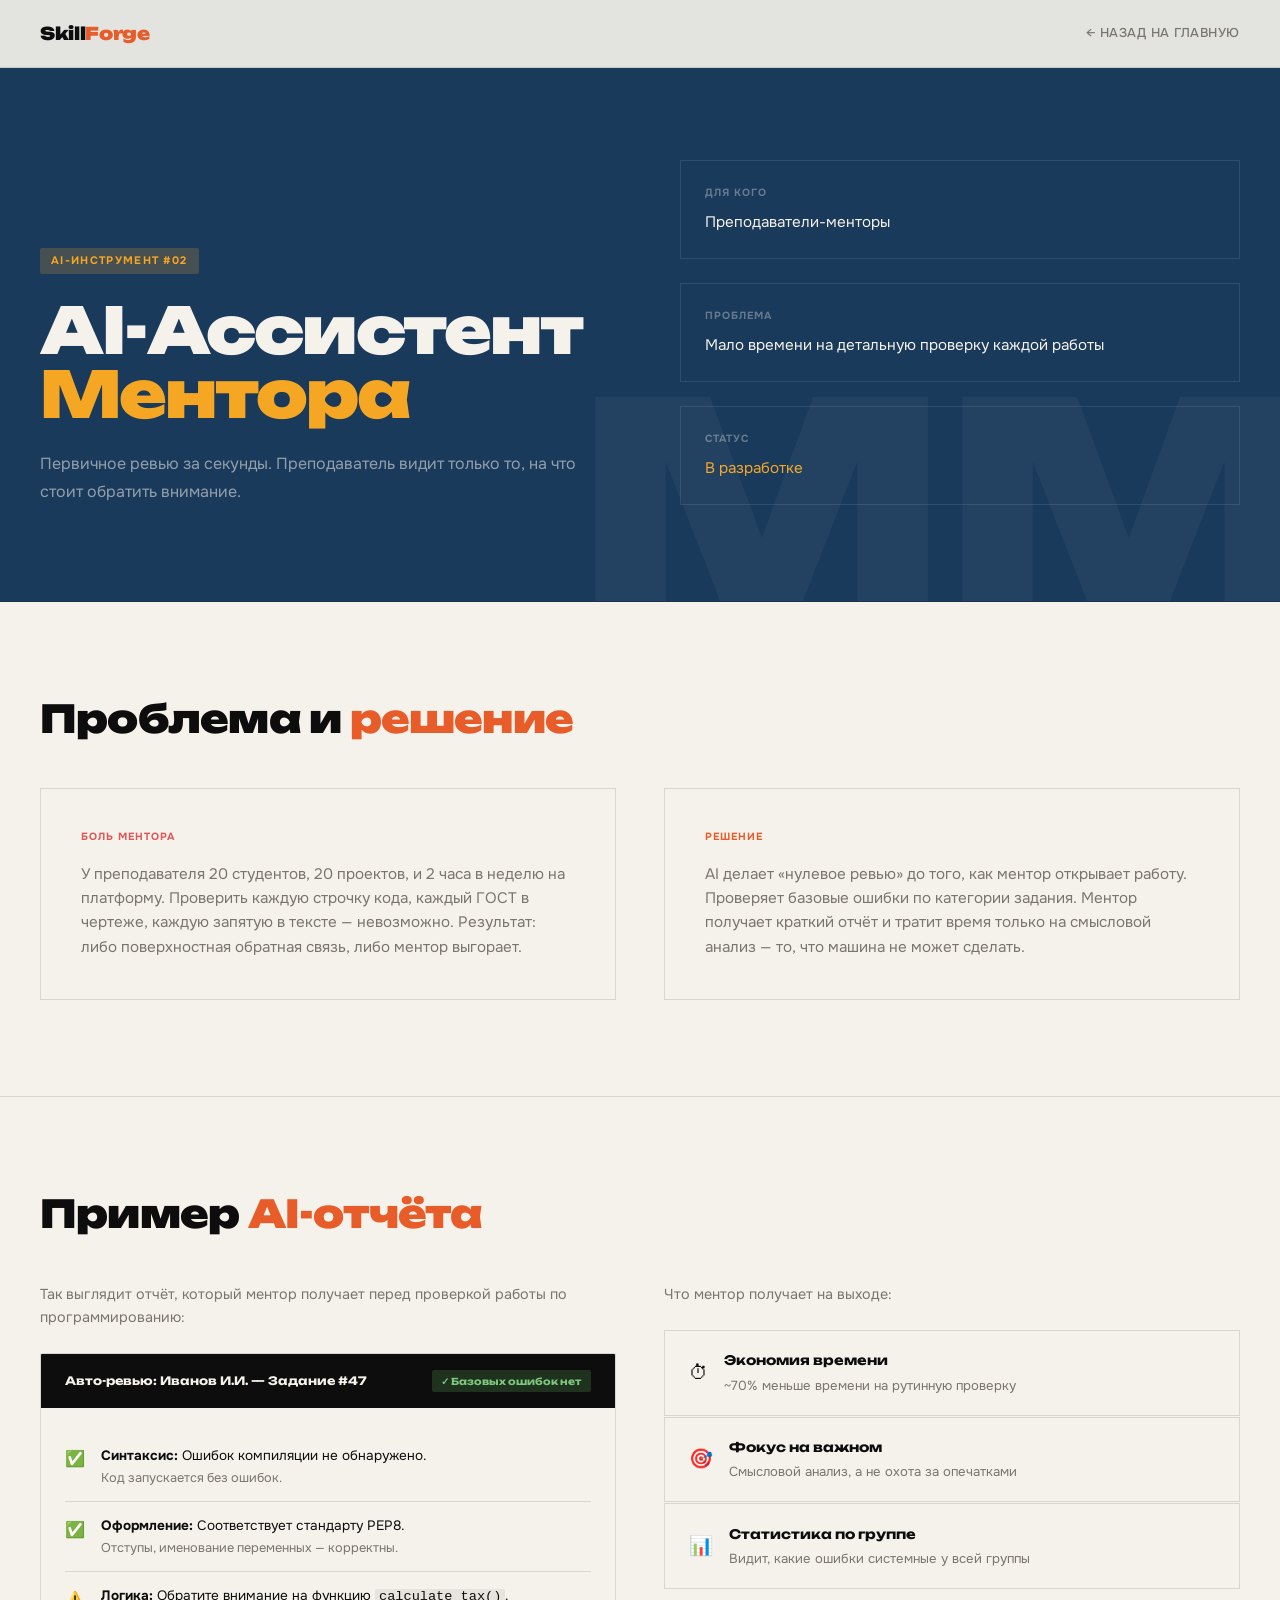
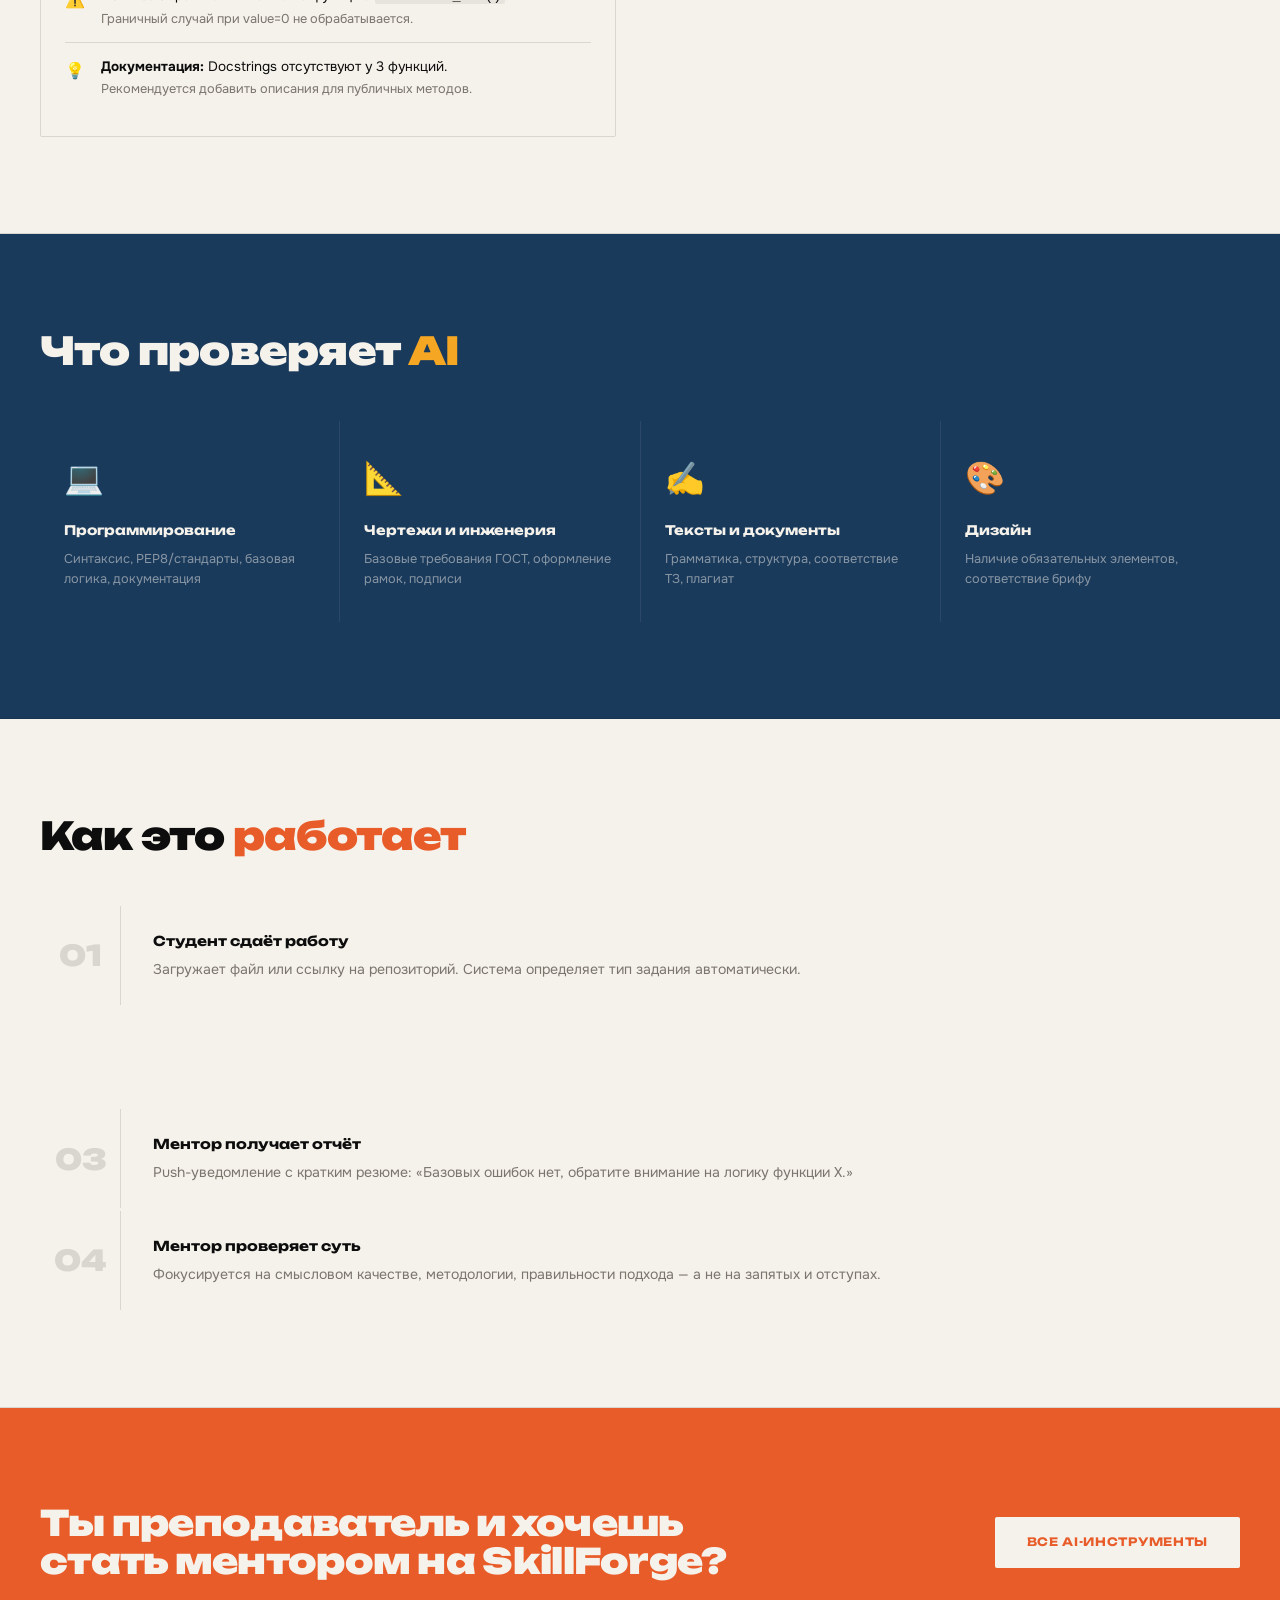
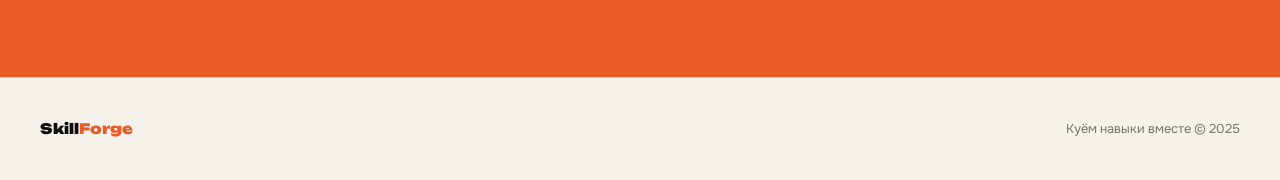
<file: ai-mentor.html>
<!DOCTYPE html>
<html lang="ru">
<head>
<meta charset="UTF-8">
<meta name="viewport" content="width=device-width, initial-scale=1.0">
<title>AI-Ассистент Ментора — SkillForge</title>
<link rel="preconnect" href="https://fonts.googleapis.com">
<link href="https://fonts.googleapis.com/css2?family=Unbounded:wght@400;700;900&family=Onest:wght@300;400;500&display=swap" rel="stylesheet">
<style>
  :root { --ink:#0d0d0d; --paper:#f5f2eb; --forge:#E85C2A; --steel:#1A3A5C; --spark:#F5A623; --muted:#7a756d; --line:rgba(13,13,13,0.12); }
  *,*::before,*::after{box-sizing:border-box;margin:0;padding:0;}
  html{scroll-behavior:smooth;}
  body{background:var(--paper);color:var(--ink);font-family:'Onest',sans-serif;font-weight:400;line-height:1.6;overflow-x:hidden;}
  nav{position:fixed;top:0;left:0;right:0;z-index:100;display:flex;align-items:center;justify-content:space-between;padding:1.2rem 2.5rem;border-bottom:1px solid var(--line);background:rgba(245,242,235,0.92);backdrop-filter:blur(12px);}
  .nav-logo{font-family:'Unbounded',sans-serif;font-weight:900;font-size:1.1rem;letter-spacing:-0.02em;color:var(--ink);text-decoration:none;}
  .nav-logo span{color:var(--forge);}
  .nav-back{font-size:0.8rem;font-weight:500;letter-spacing:0.04em;text-transform:uppercase;text-decoration:none;color:var(--muted);display:flex;align-items:center;gap:0.5rem;transition:color 0.2s;}
  .nav-back:hover{color:var(--ink);}

  .page-hero{padding:10rem 2.5rem 6rem;display:grid;grid-template-columns:1fr 1fr;gap:5rem;align-items:end;border-bottom:1px solid var(--line);background:var(--steel);color:var(--paper);position:relative;overflow:hidden;}
  .page-hero::before{content:'ММ';font-family:'Unbounded',sans-serif;font-size:18rem;font-weight:900;color:rgba(245,242,235,0.04);position:absolute;right:-2rem;bottom:-3rem;line-height:1;pointer-events:none;}
  .hero-tag{font-size:0.68rem;font-weight:700;letter-spacing:0.12em;text-transform:uppercase;padding:0.3rem 0.7rem;border-radius:2px;display:inline-block;margin-bottom:1.5rem;background:rgba(245,166,35,0.2);color:var(--spark);}
  .page-title{font-family:'Unbounded',sans-serif;font-size:clamp(2rem,5vw,4rem);font-weight:900;line-height:1.0;letter-spacing:-0.03em;}
  .page-title em{color:var(--spark);font-style:normal;}
  .page-subtitle{font-size:1rem;color:rgba(245,242,235,0.55);line-height:1.7;margin-top:1.5rem;}
  .hero-meta{display:flex;flex-direction:column;gap:1.5rem;}
  .meta-item{padding:1.5rem;border:1px solid rgba(245,242,235,0.1);}
  .meta-label{font-size:0.65rem;font-weight:700;letter-spacing:0.1em;text-transform:uppercase;color:rgba(245,242,235,0.35);margin-bottom:0.5rem;}
  .meta-value{font-size:0.95rem;}

  .section{padding:6rem 2.5rem;border-bottom:1px solid var(--line);}
  .section-dark{background:var(--ink);color:var(--paper);}
  .section-steel{background:var(--steel);color:var(--paper);}
  .section-title{font-family:'Unbounded',sans-serif;font-size:clamp(1.5rem,3vw,2.5rem);font-weight:900;line-height:1.1;letter-spacing:-0.02em;margin-bottom:3rem;}
  .section-title em{color:var(--forge);font-style:normal;}
  .section-title.spark em{color:var(--spark);}
  .two-col{display:grid;grid-template-columns:1fr 1fr;gap:3rem;align-items:start;}
  .three-col{display:grid;grid-template-columns:repeat(3,1fr);gap:1.5rem;}

  .ps-block{padding:2.5rem;border:1px solid var(--line);}
  .ps-label{font-size:0.65rem;font-weight:700;letter-spacing:0.1em;text-transform:uppercase;margin-bottom:1rem;}
  .label-problem{color:#e05555;}.label-solution{color:var(--forge);}
  .ps-text{font-size:0.95rem;line-height:1.6;color:var(--muted);}

  /* Review card mock */
  .review-mock{background:var(--paper);border:1px solid var(--line);border-radius:2px;overflow:hidden;}
  .review-header{padding:1rem 1.5rem;background:var(--ink);color:var(--paper);font-family:'Unbounded',sans-serif;font-size:0.72rem;font-weight:700;display:flex;justify-content:space-between;align-items:center;}
  .review-badge{font-size:0.6rem;padding:0.2rem 0.6rem;border-radius:2px;background:rgba(100,200,100,0.2);color:#7ec77e;}
  .review-body{padding:1.5rem;}
  .review-row{display:flex;gap:1rem;padding:0.8rem 0;border-bottom:1px solid var(--line);align-items:flex-start;}
  .review-row:last-child{border-bottom:none;}
  .review-icon{font-size:1rem;flex-shrink:0;margin-top:0.1rem;}
  .review-text{font-size:0.85rem;color:var(--ink);}
  .review-text strong{font-weight:700;}
  .review-text span{color:var(--muted);font-size:0.8rem;}

  .flow{display:flex;flex-direction:column;gap:1px;}
  .flow-step{display:grid;grid-template-columns:5rem 1fr;border:1px solid rgba(245,242,235,0.1);background:var(--steel);transition:border-color 0.2s;}
  .flow-step:hover{border-color:var(--spark);}
  .flow-step-num{display:flex;align-items:center;justify-content:center;font-family:'Unbounded',sans-serif;font-size:1.8rem;font-weight:900;color:rgba(245,242,235,0.1);border-right:1px solid rgba(245,242,235,0.08);padding:1.5rem;}
  .flow-step-content{padding:1.5rem 2rem;}
  .flow-step-title{font-family:'Unbounded',sans-serif;font-size:0.85rem;font-weight:700;margin-bottom:0.4rem;color:var(--paper);}
  .flow-step-desc{font-size:0.88rem;color:rgba(245,242,235,0.5);}

  .benefit-card{padding:2rem;border:1px solid var(--line);}
  .benefit-icon{font-size:1.5rem;margin-bottom:1rem;}
  .benefit-title{font-family:'Unbounded',sans-serif;font-size:0.85rem;font-weight:700;margin-bottom:0.5rem;}
  .benefit-desc{font-size:0.85rem;color:var(--muted);line-height:1.5;}

  .domains-grid{display:grid;grid-template-columns:repeat(4,1fr);gap:1px;background:rgba(245,242,235,0.08);}
  .domain-card{background:var(--steel);padding:2rem 1.5rem;}
  .domain-emoji{font-size:2rem;margin-bottom:1rem;}
  .domain-name{font-family:'Unbounded',sans-serif;font-size:0.82rem;font-weight:700;margin-bottom:0.5rem;color:var(--paper);}
  .domain-check{font-size:0.8rem;color:rgba(245,242,235,0.5);}

  .cta-section{padding:6rem 2.5rem;background:var(--forge);color:var(--paper);display:grid;grid-template-columns:1fr auto;align-items:center;gap:3rem;}
  .cta-title{font-family:'Unbounded',sans-serif;font-size:clamp(1.3rem,3vw,2.2rem);font-weight:900;line-height:1.1;letter-spacing:-0.02em;}
  .btn-white{background:var(--paper);color:var(--forge);font-family:'Unbounded',sans-serif;font-size:0.72rem;font-weight:700;letter-spacing:0.06em;text-transform:uppercase;text-decoration:none;padding:1rem 2rem;border-radius:2px;white-space:nowrap;}
  footer{padding:2.5rem;border-top:1px solid var(--line);display:flex;justify-content:space-between;align-items:center;}
  .footer-logo{font-family:'Unbounded',sans-serif;font-weight:900;font-size:0.9rem;color:var(--ink);text-decoration:none;}
  .footer-logo span{color:var(--forge);}
  .footer-tagline{font-size:0.8rem;color:var(--muted);}
  .fade-up{opacity:0;transform:translateY(24px);transition:opacity 0.6s ease,transform 0.6s ease;}
  .fade-up.visible{opacity:1;transform:none;}
  @media(max-width:900px){.page-hero,.two-col,.three-col,.cta-section,.domains-grid{grid-template-columns:1fr;}.page-hero{padding:8rem 1.5rem 4rem;}.section{padding:4rem 1.5rem;}nav{padding:1rem 1.5rem;}}
</style>
</head>
<body>
<nav>
  <a href="index.html" class="nav-logo">Skill<span>Forge</span></a>
  <a href="index.html" class="nav-back">← Назад на главную</a>
</nav>

<section class="page-hero">
  <div>
    <span class="hero-tag">AI-инструмент #02</span>
    <h1 class="page-title">AI-Ассистент<br><em>Ментора</em></h1>
    <p class="page-subtitle">Первичное ревью за секунды. Преподаватель видит только то, на что стоит обратить внимание.</p>
  </div>
  <div class="hero-meta">
    <div class="meta-item"><div class="meta-label">Для кого</div><div class="meta-value">Преподаватели-менторы</div></div>
    <div class="meta-item"><div class="meta-label">Проблема</div><div class="meta-value">Мало времени на детальную проверку каждой работы</div></div>
    <div class="meta-item"><div class="meta-label">Статус</div><div class="meta-value" style="color:var(--spark);">В разработке</div></div>
  </div>
</section>

<section class="section">
  <h2 class="section-title fade-up">Проблема и <em>решение</em></h2>
  <div class="two-col">
    <div class="ps-block fade-up">
      <div class="ps-label label-problem">Боль ментора</div>
      <p class="ps-text">У преподавателя 20 студентов, 20 проектов, и 2 часа в неделю на платформу. Проверить каждую строчку кода, каждый ГОСТ в чертеже, каждую запятую в тексте — невозможно. Результат: либо поверхностная обратная связь, либо ментор выгорает.</p>
    </div>
    <div class="ps-block fade-up">
      <div class="ps-label label-solution">Решение</div>
      <p class="ps-text">AI делает «нулевое ревью» до того, как ментор открывает работу. Проверяет базовые ошибки по категории задания. Ментор получает краткий отчёт и тратит время только на смысловой анализ — то, что машина не может сделать.</p>
    </div>
  </div>
</section>

<section class="section">
  <h2 class="section-title fade-up">Пример <em>AI-отчёта</em></h2>
  <div class="two-col">
    <div class="fade-up">
      <p style="font-size:0.9rem;color:var(--muted);margin-bottom:1.5rem;">Так выглядит отчёт, который ментор получает перед проверкой работы по программированию:</p>
      <div class="review-mock">
        <div class="review-header">
          Авто-ревью: Иванов И.И. — Задание #47
          <span class="review-badge">✓ Базовых ошибок нет</span>
        </div>
        <div class="review-body">
          <div class="review-row">
            <div class="review-icon">✅</div>
            <div class="review-text"><strong>Синтаксис:</strong> Ошибок компиляции не обнаружено.<br><span>Код запускается без ошибок.</span></div>
          </div>
          <div class="review-row">
            <div class="review-icon">✅</div>
            <div class="review-text"><strong>Оформление:</strong> Соответствует стандарту PEP8.<br><span>Отступы, именование переменных — корректны.</span></div>
          </div>
          <div class="review-row">
            <div class="review-icon">⚠️</div>
            <div class="review-text"><strong>Логика:</strong> Обратите внимание на функцию <code style="background:rgba(0,0,0,0.06);padding:0 4px;border-radius:2px;">calculate_tax()</code>.<br><span>Граничный случай при value=0 не обрабатывается.</span></div>
          </div>
          <div class="review-row">
            <div class="review-icon">💡</div>
            <div class="review-text"><strong>Документация:</strong> Docstrings отсутствуют у 3 функций.<br><span>Рекомендуется добавить описания для публичных методов.</span></div>
          </div>
        </div>
      </div>
    </div>
    <div class="fade-up">
      <p style="font-size:0.9rem;color:var(--muted);margin-bottom:1.5rem;">Что ментор получает на выходе:</p>
      <div style="display:flex;flex-direction:column;gap:1px;">
        <div style="padding:1.2rem 1.5rem;border:1px solid var(--line);display:flex;gap:1rem;align-items:center;">
          <span style="font-size:1.2rem;">⏱</span>
          <div>
            <div style="font-family:'Unbounded',sans-serif;font-size:0.82rem;font-weight:700;margin-bottom:0.2rem;">Экономия времени</div>
            <div style="font-size:0.82rem;color:var(--muted);">~70% меньше времени на рутинную проверку</div>
          </div>
        </div>
        <div style="padding:1.2rem 1.5rem;border:1px solid var(--line);display:flex;gap:1rem;align-items:center;">
          <span style="font-size:1.2rem;">🎯</span>
          <div>
            <div style="font-family:'Unbounded',sans-serif;font-size:0.82rem;font-weight:700;margin-bottom:0.2rem;">Фокус на важном</div>
            <div style="font-size:0.82rem;color:var(--muted);">Смысловой анализ, а не охота за опечатками</div>
          </div>
        </div>
        <div style="padding:1.2rem 1.5rem;border:1px solid var(--line);display:flex;gap:1rem;align-items:center;">
          <span style="font-size:1.2rem;">📊</span>
          <div>
            <div style="font-family:'Unbounded',sans-serif;font-size:0.82rem;font-weight:700;margin-bottom:0.2rem;">Статистика по группе</div>
            <div style="font-size:0.82rem;color:var(--muted);">Видит, какие ошибки системные у всей группы</div>
          </div>
        </div>
      </div>
    </div>
  </div>
</section>

<section class="section section-steel">
  <h2 class="section-title spark fade-up">Что проверяет <em>AI</em></h2>
  <div class="domains-grid">
    <div class="domain-card fade-up">
      <div class="domain-emoji">💻</div>
      <div class="domain-name">Программирование</div>
      <div class="domain-check">Синтаксис, PEP8/стандарты, базовая логика, документация</div>
    </div>
    <div class="domain-card fade-up">
      <div class="domain-emoji">📐</div>
      <div class="domain-name">Чертежи и инженерия</div>
      <div class="domain-check">Базовые требования ГОСТ, оформление рамок, подписи</div>
    </div>
    <div class="domain-card fade-up">
      <div class="domain-emoji">✍️</div>
      <div class="domain-name">Тексты и документы</div>
      <div class="domain-check">Грамматика, структура, соответствие ТЗ, плагиат</div>
    </div>
    <div class="domain-card fade-up">
      <div class="domain-emoji">🎨</div>
      <div class="domain-name">Дизайн</div>
      <div class="domain-check">Наличие обязательных элементов, соответствие брифу</div>
    </div>
  </div>
</section>

<section class="section">
  <h2 class="section-title fade-up">Как это <em>работает</em></h2>
  <div class="flow" style="border:none;">
    <div class="flow-step fade-up" style="background:var(--paper);">
      <div class="flow-step-num" style="color:var(--line);border-right-color:var(--line);">01</div>
      <div class="flow-step-content">
        <div class="flow-step-title" style="color:var(--ink);">Студент сдаёт работу</div>
        <div class="flow-step-desc" style="color:var(--muted);">Загружает файл или ссылку на репозиторий. Система определяет тип задания автоматически.</div>
      </div>
    </div>
    <div class="flow-step fade-up" style="background:var(--paper);">
      <div class="flow-step-num" style="color:var(--line);border-right-color:var(--line);">02</div>
      <div class="flow-step-content">
        <div class="flow-step-title" style="color:var(--ink);">AI проводит первичный анализ</div>
        <div class="flow-step-desc" style="color:var(--muted);">За 30–60 секунд система проверяет работу по стандартным критериям для данной категории задания.</div>
      </div>
    </div>
    <div class="flow-step fade-up" style="background:var(--paper);">
      <div class="flow-step-num" style="color:var(--line);border-right-color:var(--line);">03</div>
      <div class="flow-step-content">
        <div class="flow-step-title" style="color:var(--ink);">Ментор получает отчёт</div>
        <div class="flow-step-desc" style="color:var(--muted);">Push-уведомление с кратким резюме: «Базовых ошибок нет, обратите внимание на логику функции X.»</div>
      </div>
    </div>
    <div class="flow-step fade-up" style="background:var(--paper);">
      <div class="flow-step-num" style="color:var(--line);border-right-color:var(--line);">04</div>
      <div class="flow-step-content">
        <div class="flow-step-title" style="color:var(--ink);">Ментор проверяет суть</div>
        <div class="flow-step-desc" style="color:var(--muted);">Фокусируется на смысловом качестве, методологии, правильности подхода — а не на запятых и отступах.</div>
      </div>
    </div>
  </div>
</section>

<section class="cta-section">
  <div class="cta-title">Ты преподаватель и хочешь<br>стать ментором на SkillForge?</div>
  <a href="index.html#ai" class="btn-white">Все AI-инструменты</a>
</section>

<footer>
  <a href="index.html" class="footer-logo">Skill<span>Forge</span></a>
  <span class="footer-tagline">Куём навыки вместе © 2025</span>
</footer>

<script>
const observer = new IntersectionObserver((entries) => {
  entries.forEach((e,i) => { if(e.isIntersecting){setTimeout(()=>e.target.classList.add('visible'),i*80);observer.unobserve(e.target);} });
},{threshold:0.1});
document.querySelectorAll('.fade-up').forEach(el=>observer.observe(el));
</script>
</body>
</html>
</file>
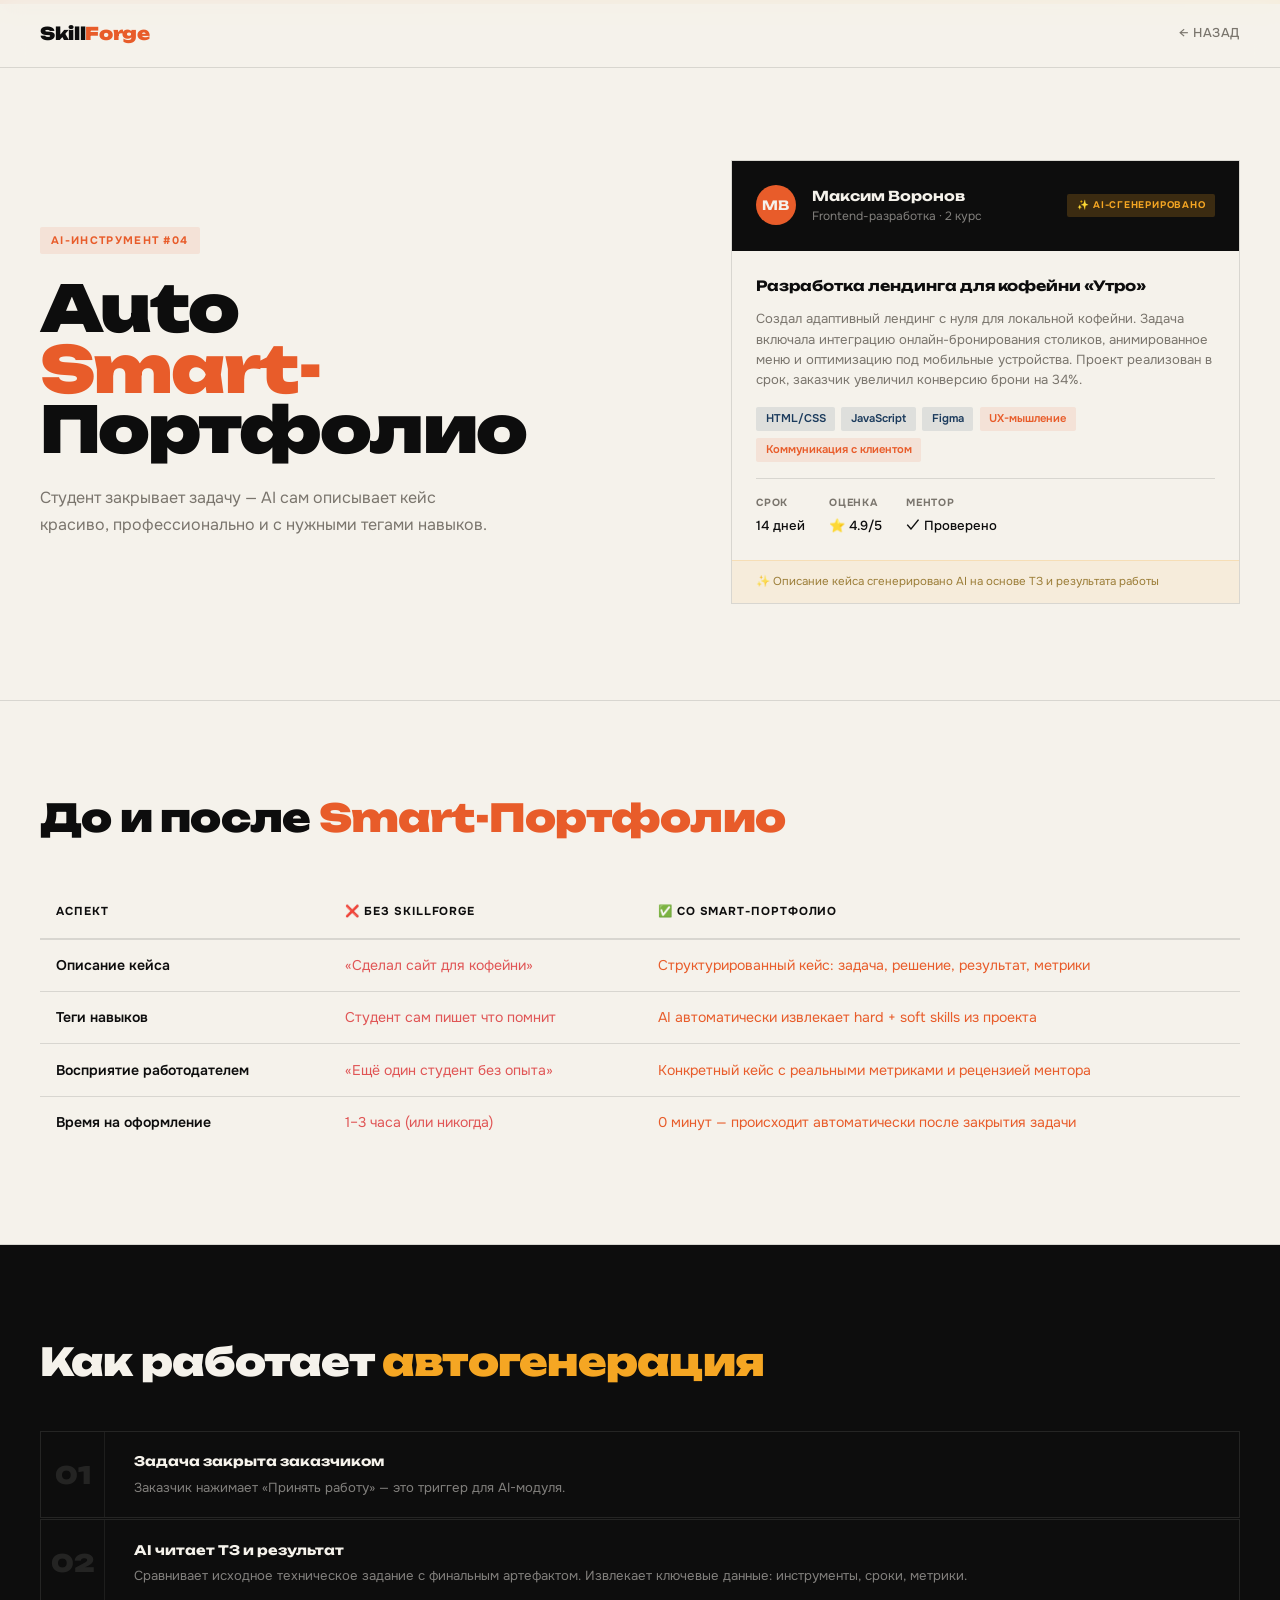
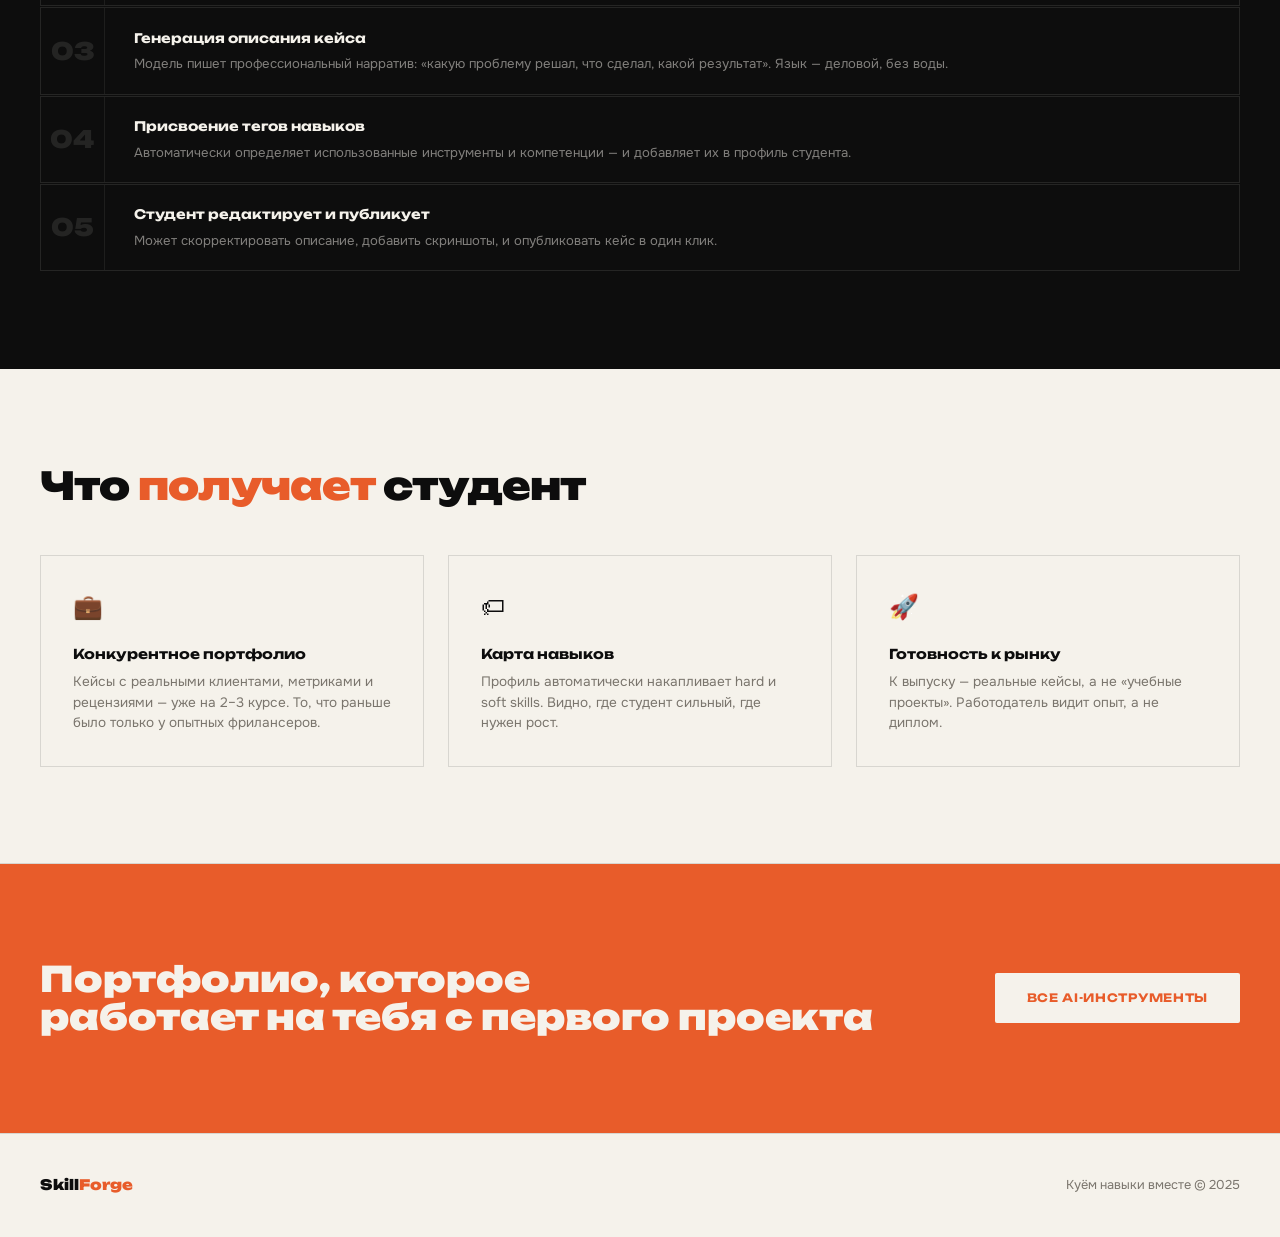
<file: ai-portfolio.html>
<!DOCTYPE html>
<html lang="ru">
<head>
<meta charset="UTF-8">
<meta name="viewport" content="width=device-width, initial-scale=1.0">
<title>Smart-Портфолио — SkillForge</title>
<link rel="preconnect" href="https://fonts.googleapis.com">
<link href="https://fonts.googleapis.com/css2?family=Unbounded:wght@400;700;900&family=Onest:wght@300;400;500&display=swap" rel="stylesheet">
<style>
  :root{--ink:#0d0d0d;--paper:#f5f2eb;--forge:#E85C2A;--steel:#1A3A5C;--spark:#F5A623;--muted:#7a756d;--line:rgba(13,13,13,0.12);}
  *,*::before,*::after{box-sizing:border-box;margin:0;padding:0;}
  html{scroll-behavior:smooth;}
  body{background:var(--paper);color:var(--ink);font-family:'Onest',sans-serif;line-height:1.6;overflow-x:hidden;}
  nav{position:fixed;top:0;left:0;right:0;z-index:100;display:flex;align-items:center;justify-content:space-between;padding:1.2rem 2.5rem;border-bottom:1px solid var(--line);background:rgba(245,242,235,0.92);backdrop-filter:blur(12px);}
  .nav-logo{font-family:'Unbounded',sans-serif;font-weight:900;font-size:1.1rem;color:var(--ink);text-decoration:none;letter-spacing:-0.02em;}
  .nav-logo span{color:var(--forge);}
  .nav-back{font-size:0.8rem;font-weight:500;letter-spacing:0.04em;text-transform:uppercase;text-decoration:none;color:var(--muted);transition:color 0.2s;}
  .nav-back:hover{color:var(--ink);}

  .page-hero{padding:10rem 2.5rem 6rem;border-bottom:1px solid var(--line);background:var(--paper);position:relative;overflow:hidden;display:grid;grid-template-columns:1.2fr 1fr;gap:5rem;align-items:center;}
  .page-hero::after{content:'';position:absolute;top:0;left:0;right:0;height:4px;background:linear-gradient(90deg,var(--forge),var(--spark));}
  .hero-tag{font-size:0.68rem;font-weight:700;letter-spacing:0.12em;text-transform:uppercase;padding:0.3rem 0.7rem;border-radius:2px;display:inline-block;margin-bottom:1.5rem;background:rgba(232,92,42,0.1);color:var(--forge);}
  .page-title{font-family:'Unbounded',sans-serif;font-size:clamp(2rem,5vw,4.5rem);font-weight:900;line-height:0.95;letter-spacing:-0.03em;margin-bottom:1.5rem;}
  .page-title em{color:var(--forge);font-style:normal;}
  .page-subtitle{font-size:1rem;color:var(--muted);max-width:460px;line-height:1.7;}

  /* Portfolio card */
  .portfolio-card{border:1px solid var(--line);background:var(--paper);position:relative;}
  .portfolio-card-header{padding:1.5rem;border-bottom:1px solid var(--line);background:var(--ink);color:var(--paper);display:flex;align-items:center;gap:1rem;}
  .pc-avatar{width:40px;height:40px;border-radius:50%;background:var(--forge);display:flex;align-items:center;justify-content:center;font-family:'Unbounded',sans-serif;font-weight:700;font-size:0.8rem;flex-shrink:0;}
  .pc-name{font-family:'Unbounded',sans-serif;font-size:0.85rem;font-weight:700;}
  .pc-sub{font-size:0.75rem;color:rgba(245,242,235,0.5);}
  .pc-badge{margin-left:auto;font-size:0.6rem;font-weight:700;letter-spacing:0.08em;text-transform:uppercase;padding:0.25rem 0.6rem;border-radius:2px;background:rgba(245,166,35,0.2);color:var(--spark);}
  .portfolio-body{padding:1.5rem;}
  .case-title{font-family:'Unbounded',sans-serif;font-size:0.88rem;font-weight:700;margin-bottom:0.75rem;}
  .case-text{font-size:0.82rem;color:var(--muted);line-height:1.55;margin-bottom:1rem;}
  .case-tags{display:flex;flex-wrap:wrap;gap:0.4rem;margin-bottom:1rem;}
  .case-tag{font-size:0.7rem;padding:0.2rem 0.6rem;border-radius:2px;font-weight:600;}
  .tag-hard{background:rgba(26,58,92,0.1);color:var(--steel);}
  .tag-soft{background:rgba(232,92,42,0.1);color:var(--forge);}
  .case-meta{display:flex;gap:1.5rem;padding-top:1rem;border-top:1px solid var(--line);}
  .case-meta-item{display:flex;flex-direction:column;gap:0.2rem;}
  .case-meta-label{font-size:0.65rem;font-weight:700;letter-spacing:0.08em;text-transform:uppercase;color:var(--muted);}
  .case-meta-val{font-size:0.82rem;font-weight:500;}
  .ai-gen-note{padding:0.75rem 1.5rem;background:rgba(245,166,35,0.08);border-top:1px solid rgba(245,166,35,0.2);font-size:0.72rem;color:rgba(132,97,15,0.8);display:flex;align-items:center;gap:0.5rem;}

  .section{padding:6rem 2.5rem;border-bottom:1px solid var(--line);}
  .section-dark{background:var(--ink);color:var(--paper);}
  .section-title{font-family:'Unbounded',sans-serif;font-size:clamp(1.5rem,3vw,2.5rem);font-weight:900;line-height:1.1;letter-spacing:-0.02em;margin-bottom:3rem;}
  .section-title em{color:var(--forge);font-style:normal;}
  .section-title.on-dark em{color:var(--spark);}
  .two-col{display:grid;grid-template-columns:1fr 1fr;gap:3rem;}
  .three-col{display:grid;grid-template-columns:repeat(3,1fr);gap:1.5rem;}

  .step-flow{display:flex;flex-direction:column;gap:0;}
  .step-item{display:grid;grid-template-columns:4rem 1fr;border:1px solid rgba(245,242,235,0.1);background:var(--ink);margin-bottom:1px;transition:border-color 0.2s;}
  .step-item:hover{border-color:var(--spark);}
  .step-num{display:flex;align-items:center;justify-content:center;font-family:'Unbounded',sans-serif;font-size:1.5rem;font-weight:900;color:rgba(245,242,235,0.1);border-right:1px solid rgba(245,242,235,0.08);padding:1.2rem;}
  .step-body{padding:1.2rem 1.8rem;}
  .step-title{font-family:'Unbounded',sans-serif;font-size:0.82rem;font-weight:700;color:var(--paper);margin-bottom:0.3rem;}
  .step-desc{font-size:0.82rem;color:rgba(245,242,235,0.5);}

  .benefit-card{padding:2rem;border:1px solid var(--line);}
  .benefit-icon{font-size:1.5rem;margin-bottom:1rem;}
  .benefit-title{font-family:'Unbounded',sans-serif;font-size:0.85rem;font-weight:700;margin-bottom:0.5rem;}
  .benefit-desc{font-size:0.85rem;color:var(--muted);line-height:1.5;}

  .vs-table{width:100%;border-collapse:collapse;}
  .vs-table th{font-size:0.72rem;font-weight:700;letter-spacing:0.08em;text-transform:uppercase;padding:1rem;text-align:left;border-bottom:2px solid var(--line);}
  .vs-table td{padding:0.9rem 1rem;border-bottom:1px solid var(--line);font-size:0.88rem;vertical-align:top;}
  .vs-table tr:last-child td{border-bottom:none;}
  .col-bad{color:#e05555;}.col-good{color:var(--forge);}

  .cta-section{padding:6rem 2.5rem;background:var(--forge);color:var(--paper);display:grid;grid-template-columns:1fr auto;align-items:center;gap:3rem;}
  .cta-title{font-family:'Unbounded',sans-serif;font-size:clamp(1.3rem,3vw,2.2rem);font-weight:900;line-height:1.1;}
  .btn-white{background:var(--paper);color:var(--forge);font-family:'Unbounded',sans-serif;font-size:0.72rem;font-weight:700;letter-spacing:0.06em;text-transform:uppercase;text-decoration:none;padding:1rem 2rem;border-radius:2px;white-space:nowrap;}
  footer{padding:2.5rem;border-top:1px solid var(--line);display:flex;justify-content:space-between;align-items:center;}
  .footer-logo{font-family:'Unbounded',sans-serif;font-weight:900;font-size:0.9rem;color:var(--ink);text-decoration:none;}
  .footer-logo span{color:var(--forge);}
  .footer-tagline{font-size:0.8rem;color:var(--muted);}
  .fade-up{opacity:0;transform:translateY(24px);transition:opacity 0.6s ease,transform 0.6s ease;}
  .fade-up.visible{opacity:1;transform:none;}
  @media(max-width:900px){.page-hero,.two-col,.three-col,.cta-section{grid-template-columns:1fr;}.page-hero{padding:8rem 1.5rem 4rem;}.section{padding:4rem 1.5rem;}nav{padding:1rem 1.5rem;}}
</style>
</head>
<body>
<nav>
  <a href="index.html" class="nav-logo">Skill<span>Forge</span></a>
  <a href="index.html" class="nav-back">← Назад</a>
</nav>

<section class="page-hero">
  <div class="fade-up">
    <span class="hero-tag">AI-инструмент #04</span>
    <h1 class="page-title">Auto<br><em>Smart-</em><br>Портфолио</h1>
    <p class="page-subtitle">Студент закрывает задачу — AI сам описывает кейс красиво, профессионально и с нужными тегами навыков.</p>
  </div>
  <div class="fade-up">
    <div class="portfolio-card">
      <div class="portfolio-card-header">
        <div class="pc-avatar">МВ</div>
        <div><div class="pc-name">Максим Воронов</div><div class="pc-sub">Frontend-разработка · 2 курс</div></div>
        <span class="pc-badge">✨ AI-сгенерировано</span>
      </div>
      <div class="portfolio-body">
        <div class="case-title">Разработка лендинга для кофейни «Утро»</div>
        <div class="case-text">Создал адаптивный лендинг с нуля для локальной кофейни. Задача включала интеграцию онлайн-бронирования столиков, анимированное меню и оптимизацию под мобильные устройства. Проект реализован в срок, заказчик увеличил конверсию брони на 34%.</div>
        <div class="case-tags">
          <span class="case-tag tag-hard">HTML/CSS</span>
          <span class="case-tag tag-hard">JavaScript</span>
          <span class="case-tag tag-hard">Figma</span>
          <span class="case-tag tag-soft">UX-мышление</span>
          <span class="case-tag tag-soft">Коммуникация с клиентом</span>
        </div>
        <div class="case-meta">
          <div class="case-meta-item"><span class="case-meta-label">Срок</span><span class="case-meta-val">14 дней</span></div>
          <div class="case-meta-item"><span class="case-meta-label">Оценка</span><span class="case-meta-val">⭐ 4.9/5</span></div>
          <div class="case-meta-item"><span class="case-meta-label">Ментор</span><span class="case-meta-val">✓ Проверено</span></div>
        </div>
      </div>
      <div class="ai-gen-note">✨ Описание кейса сгенерировано AI на основе ТЗ и результата работы</div>
    </div>
  </div>
</section>

<section class="section">
  <h2 class="section-title fade-up">До и после <em>Smart-Портфолио</em></h2>
  <table class="vs-table fade-up">
    <thead><tr>
      <th>Аспект</th>
      <th>❌ Без SkillForge</th>
      <th>✅ Со Smart-Портфолио</th>
    </tr></thead>
    <tbody>
      <tr><td style="font-weight:600;">Описание кейса</td><td class="col-bad">«Сделал сайт для кофейни»</td><td class="col-good">Структурированный кейс: задача, решение, результат, метрики</td></tr>
      <tr><td style="font-weight:600;">Теги навыков</td><td class="col-bad">Студент сам пишет что помнит</td><td class="col-good">AI автоматически извлекает hard + soft skills из проекта</td></tr>
      <tr><td style="font-weight:600;">Восприятие работодателем</td><td class="col-bad">«Ещё один студент без опыта»</td><td class="col-good">Конкретный кейс с реальными метриками и рецензией ментора</td></tr>
      <tr><td style="font-weight:600;">Время на оформление</td><td class="col-bad">1–3 часа (или никогда)</td><td class="col-good">0 минут — происходит автоматически после закрытия задачи</td></tr>
    </tbody>
  </table>
</section>

<section class="section section-dark">
  <h2 class="section-title on-dark fade-up">Как работает <em>автогенерация</em></h2>
  <div class="step-flow">
    <div class="step-item fade-up"><div class="step-num">01</div><div class="step-body"><div class="step-title">Задача закрыта заказчиком</div><div class="step-desc">Заказчик нажимает «Принять работу» — это триггер для AI-модуля.</div></div></div>
    <div class="step-item fade-up"><div class="step-num">02</div><div class="step-body"><div class="step-title">AI читает ТЗ и результат</div><div class="step-desc">Сравнивает исходное техническое задание с финальным артефактом. Извлекает ключевые данные: инструменты, сроки, метрики.</div></div></div>
    <div class="step-item fade-up"><div class="step-num">03</div><div class="step-body"><div class="step-title">Генерация описания кейса</div><div class="step-desc">Модель пишет профессиональный нарратив: «какую проблему решал, что сделал, какой результат». Язык — деловой, без воды.</div></div></div>
    <div class="step-item fade-up"><div class="step-num">04</div><div class="step-body"><div class="step-title">Присвоение тегов навыков</div><div class="step-desc">Автоматически определяет использованные инструменты и компетенции — и добавляет их в профиль студента.</div></div></div>
    <div class="step-item fade-up"><div class="step-num">05</div><div class="step-body"><div class="step-title">Студент редактирует и публикует</div><div class="step-desc">Может скорректировать описание, добавить скриншоты, и опубликовать кейс в один клик.</div></div></div>
  </div>
</section>

<section class="section">
  <h2 class="section-title fade-up">Что <em>получает</em> студент</h2>
  <div class="three-col">
    <div class="benefit-card fade-up"><div class="benefit-icon">💼</div><div class="benefit-title">Конкурентное портфолио</div><div class="benefit-desc">Кейсы с реальными клиентами, метриками и рецензиями — уже на 2–3 курсе. То, что раньше было только у опытных фрилансеров.</div></div>
    <div class="benefit-card fade-up"><div class="benefit-icon">🏷</div><div class="benefit-title">Карта навыков</div><div class="benefit-desc">Профиль автоматически накапливает hard и soft skills. Видно, где студент сильный, где нужен рост.</div></div>
    <div class="benefit-card fade-up"><div class="benefit-icon">🚀</div><div class="benefit-title">Готовность к рынку</div><div class="benefit-desc">К выпуску — реальные кейсы, а не «учебные проекты». Работодатель видит опыт, а не диплом.</div></div>
  </div>
</section>

<section class="cta-section">
  <div class="cta-title">Портфолио, которое<br>работает на тебя с первого проекта</div>
  <a href="index.html#ai" class="btn-white">Все AI-инструменты</a>
</section>

<footer>
  <a href="index.html" class="footer-logo">Skill<span>Forge</span></a>
  <span class="footer-tagline">Куём навыки вместе © 2025</span>
</footer>
<script>
const observer=new IntersectionObserver((entries)=>{entries.forEach((e,i)=>{if(e.isIntersecting){setTimeout(()=>e.target.classList.add('visible'),i*80);observer.unobserve(e.target);}});},{threshold:0.1});
document.querySelectorAll('.fade-up').forEach(el=>observer.observe(el));
</script>
</body>
</html>
</file>
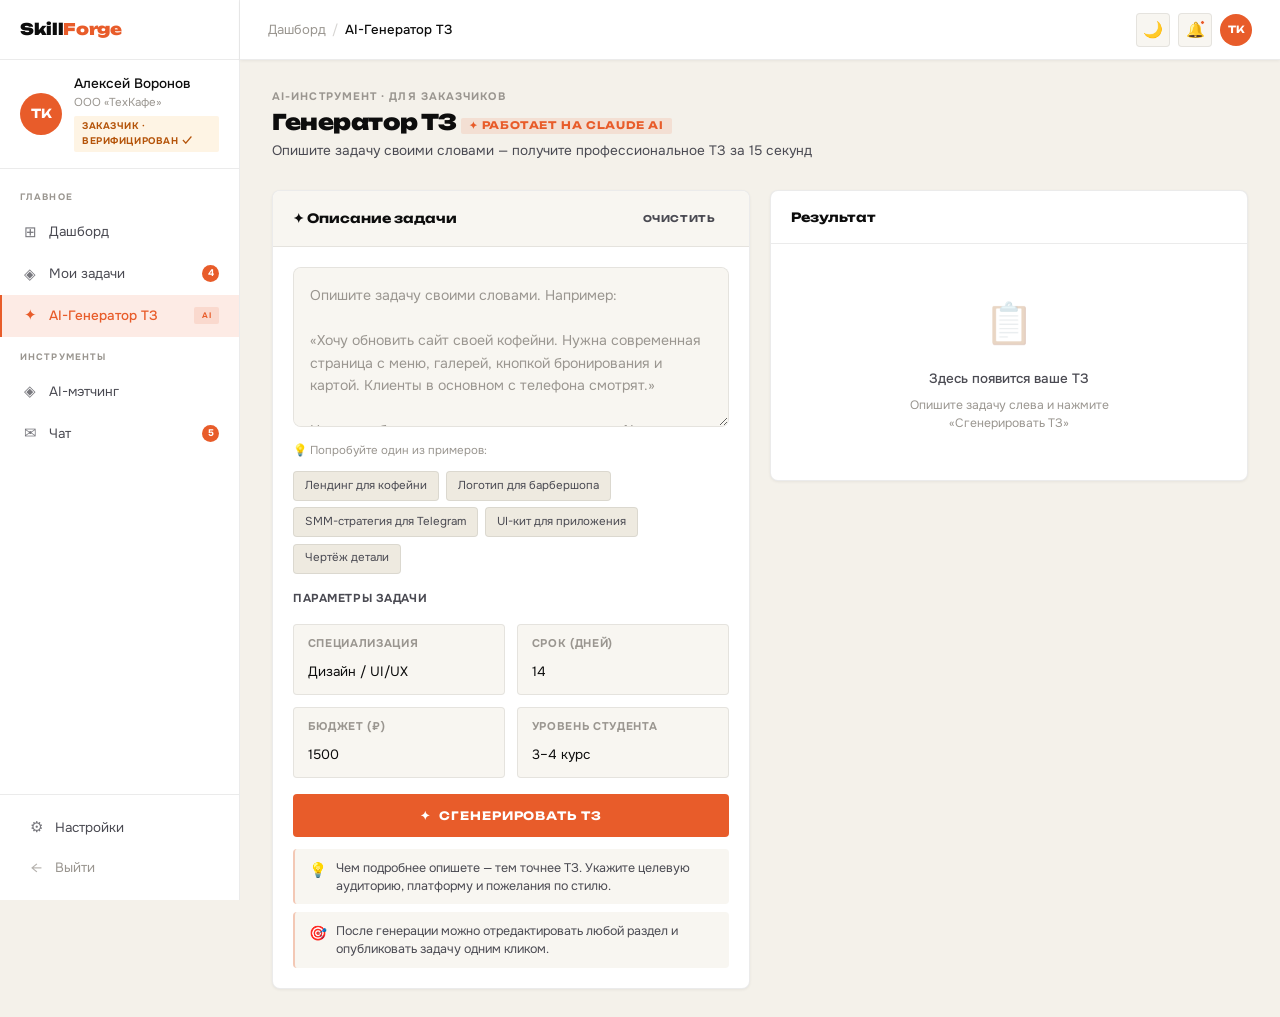
<file: ai-tz.html>
<!DOCTYPE html>
<html lang="ru" data-theme="light">
<head>
<meta charset="UTF-8">
<meta name="viewport" content="width=device-width, initial-scale=1.0">
<title>AI-Генератор ТЗ — SkillForge</title>
<link rel="stylesheet" href="style.css">
<style>
.sk-page{display:none;}.sk-page.active{display:block;}
.main-page{opacity:0;transition:opacity 0.35s;}.main-page.loaded{opacity:1;}

/* GENERATOR LAYOUT */
.gen-grid{display:grid;grid-template-columns:1fr 1fr;gap:1.25rem;align-items:start;}
@media(max-width:900px){.gen-grid{grid-template-columns:1fr;}}

/* INPUT PANEL */
.gen-input-card{background:var(--bg-surface);border:1px solid var(--border);border-radius:var(--radius-md);overflow:hidden;box-shadow:var(--shadow-sm);}
.gen-input-header{padding:1rem 1.25rem;border-bottom:1px solid var(--border);background:var(--bg-raised);display:flex;align-items:center;justify-content:space-between;}
.gen-input-title{font-family:var(--font-display);font-size:0.8rem;font-weight:700;color:var(--text-primary);}
.gen-input-body{padding:1.25rem;}

/* TEXTAREA HERO */
.gen-textarea{width:100%;min-height:160px;border:1.5px solid var(--border);border-radius:var(--radius-md);padding:1rem;font-family:var(--font-body);font-size:0.88rem;color:var(--text-primary);background:var(--bg-raised);resize:vertical;transition:all var(--transition);outline:none;line-height:1.6;}
.gen-textarea:focus{border-color:var(--forge);box-shadow:0 0 0 3px var(--forge-dim);background:var(--bg-surface);}
.gen-textarea::placeholder{color:var(--text-muted);}

/* EXAMPLES */
.example-chips{display:flex;flex-wrap:wrap;gap:0.4rem;margin-top:0.75rem;}
.ex-chip{font-size:0.72rem;padding:0.3rem 0.7rem;border-radius:var(--radius-sm);background:var(--bg-overlay);border:1px solid var(--border);cursor:pointer;transition:all var(--transition);color:var(--text-secondary);}
.ex-chip:hover{border-color:var(--forge-border);color:var(--forge);background:var(--forge-dim);}

/* OPTIONS */
.gen-options{display:grid;grid-template-columns:1fr 1fr;gap:0.75rem;margin-top:1rem;}
.gen-option{background:var(--bg-raised);border:1.5px solid var(--border);border-radius:var(--radius-sm);padding:0.65rem 0.85rem;cursor:pointer;transition:all var(--transition);}
.gen-option:hover{border-color:var(--forge-border);}
.gen-option.selected{border-color:var(--forge);background:var(--forge-dim);}
.gen-option-label{font-size:0.7rem;font-weight:700;letter-spacing:0.06em;text-transform:uppercase;color:var(--text-muted);margin-bottom:0.3rem;}
.gen-option select,.gen-option input[type=number]{background:transparent;border:none;padding:0;font-size:0.84rem;font-family:var(--font-body);color:var(--text-primary);width:100%;cursor:pointer;outline:none;}

/* GENERATE BUTTON */
.btn-generate{width:100%;padding:0.9rem;font-family:var(--font-display);font-size:0.72rem;font-weight:700;letter-spacing:0.08em;text-transform:uppercase;background:var(--forge);color:#fff;border:none;border-radius:var(--radius-sm);cursor:pointer;transition:all var(--transition);display:flex;align-items:center;justify-content:center;gap:0.5rem;margin-top:1rem;}
.btn-generate:hover:not(:disabled){background:var(--forge-hover);transform:translateY(-1px);box-shadow:0 4px 12px rgba(232,92,42,0.3);}
.btn-generate:disabled{opacity:0.6;cursor:not-allowed;transform:none;}

/* OUTPUT PANEL */
.gen-output-card{background:var(--bg-surface);border:1px solid var(--border);border-radius:var(--radius-md);overflow:hidden;box-shadow:var(--shadow-sm);}
.gen-output-header{padding:1rem 1.25rem;border-bottom:1px solid var(--border);display:flex;align-items:center;justify-content:space-between;}
.gen-output-title{font-family:var(--font-display);font-size:0.8rem;font-weight:700;}

/* EMPTY STATE */
.gen-empty{padding:3rem 1.5rem;text-align:center;color:var(--text-muted);}
.gen-empty-icon{font-size:2.5rem;margin-bottom:0.75rem;opacity:0.3;}
.gen-empty-text{font-size:0.84rem;color:var(--text-secondary);margin-bottom:0.4rem;font-weight:500;}
.gen-empty-sub{font-size:0.76rem;color:var(--text-muted);line-height:1.5;}

/* LOADING STATE */
.gen-loading{padding:2rem 1.5rem;}
.loading-bar{height:3px;border-radius:2px;background:var(--forge-dim);overflow:hidden;margin-bottom:1rem;}
@keyframes loading-sweep{0%{transform:translateX(-100%)}100%{transform:translateX(400%)}}
.loading-fill{height:100%;width:30%;background:var(--forge);border-radius:2px;animation:loading-sweep 1.2s ease-in-out infinite;}
.loading-lines{display:flex;flex-direction:column;gap:0.6rem;}
.loading-line{height:10px;border-radius:3px;animation:shimmer 1.6s infinite linear;}
[data-theme="light"] .loading-line{background:linear-gradient(90deg,#e8e4da 25%,#f2ede4 50%,#e8e4da 75%);background-size:600px 100%;}
[data-theme="dark"] .loading-line{background:linear-gradient(90deg,#1e253a 25%,#252d45 50%,#1e253a 75%);background-size:600px 100%;}
@keyframes shimmer{0%{background-position:-600px 0}100%{background-position:600px 0}}

/* TZ OUTPUT */
.tz-result{padding:1.25rem;}
.tz-section{margin-bottom:1.25rem;padding-bottom:1.25rem;border-bottom:1px solid var(--border);}
.tz-section:last-child{border-bottom:none;margin-bottom:0;padding-bottom:0;}
.tz-section-title{font-size:0.65rem;font-weight:700;letter-spacing:0.1em;text-transform:uppercase;color:var(--text-muted);margin-bottom:0.6rem;display:flex;align-items:center;gap:0.4rem;}
.tz-section-title::before{content:'';width:1rem;height:2px;background:var(--forge);}
.tz-content{font-size:0.84rem;color:var(--text-secondary);line-height:1.65;}
.tz-list{list-style:none;padding:0;}
.tz-list li{font-size:0.84rem;color:var(--text-secondary);padding:0.3rem 0;display:flex;gap:0.5rem;line-height:1.5;}
.tz-list li::before{content:'→';color:var(--forge);flex-shrink:0;}
.tz-meta-grid{display:grid;grid-template-columns:1fr 1fr;gap:0.6rem;}
.tz-meta-item{background:var(--bg-raised);border-radius:var(--radius-sm);padding:0.6rem 0.8rem;}
.tz-meta-label{font-size:0.6rem;font-weight:700;letter-spacing:0.08em;text-transform:uppercase;color:var(--text-muted);margin-bottom:0.25rem;}
.tz-meta-val{font-size:0.82rem;color:var(--text-primary);font-weight:500;}
.tz-checklist{display:flex;flex-direction:column;gap:0.4rem;}
.tz-check{display:flex;align-items:flex-start;gap:0.6rem;font-size:0.82rem;color:var(--text-secondary);padding:0.35rem 0.7rem;background:var(--bg-raised);border-radius:var(--radius-sm);}
.tz-check-icon{color:var(--status-done);flex-shrink:0;margin-top:0.05rem;}
.tz-actions{padding:1rem 1.25rem;border-top:1px solid var(--border);display:flex;gap:0.75rem;flex-wrap:wrap;background:var(--bg-raised);}

/* HISTORY */
.history-item{display:flex;align-items:center;gap:0.75rem;padding:0.75rem 1.25rem;border-bottom:1px solid var(--border);cursor:pointer;transition:background var(--transition);}
.history-item:last-child{border-bottom:none;}
.history-item:hover{background:var(--bg-raised);}
.history-item-info{flex:1;}
.history-item-title{font-size:0.82rem;font-weight:500;margin-bottom:0.15rem;}
.history-item-meta{font-size:0.7rem;color:var(--text-muted);}

/* TIPS */
.tip-list{display:flex;flex-direction:column;gap:0.5rem;margin-top:0.75rem;}
.tip-item{display:flex;gap:0.6rem;padding:0.6rem 0.85rem;background:var(--bg-raised);border-radius:var(--radius-sm);border-left:2px solid var(--forge-border);}
.tip-icon{font-size:0.9rem;flex-shrink:0;}
.tip-text{font-size:0.78rem;color:var(--text-secondary);line-height:1.45;}
</style>
</head>
<body>
<div class="app-shell">
<aside class="sidebar">
  <div class="sidebar-logo"><a href="index.html">Skill<span>Forge</span></a></div>
  <div class="sidebar-user">
    <div class="user-card">
      <div class="avatar avatar-md av-forge">ТК</div>
      <div><div class="user-name">Алексей Воронов</div><div class="user-org">ООО «ТехКафе»</div><span class="user-role-badge badge-business">Заказчик · Верифицирован ✓</span></div>
    </div>
  </div>
  <nav class="sidebar-nav">
    <div class="nav-section-label">Главное</div>
    <a href="dashboard-business.html" class="nav-item"><span class="nav-icon">⊞</span> Дашборд</a>
    <a href="#" class="nav-item"><span class="nav-icon">◈</span> Мои задачи <span class="nav-badge">4</span></a>
    <a href="ai-tz.html" class="nav-item active"><span class="nav-icon">✦</span> AI-Генератор ТЗ <span class="user-role-badge badge-ai" style="margin-left:auto;margin-top:0;font-size:0.5rem;">AI</span></a>
    <div class="nav-section-label">Инструменты</div>
    <a href="#" class="nav-item"><span class="nav-icon">◈</span> AI-мэтчинг</a>
    <a href="#" class="nav-item"><span class="nav-icon">✉</span> Чат <span class="nav-badge">5</span></a>
  </nav>
  <div class="sidebar-bottom">
    <a href="#" class="nav-item"><span class="nav-icon">⚙</span> Настройки</a>
    <a href="index.html" class="nav-item text-muted"><span class="nav-icon">←</span> Выйти</a>
  </div>
</aside>

<header class="topbar">
  <div class="topbar-breadcrumb"><a href="dashboard-business.html">Дашборд</a><span class="topbar-sep">/</span><span class="crumb-active">AI-Генератор ТЗ</span></div>
  <div class="topbar-actions">
    <button class="theme-toggle" onclick="toggleTheme()"><span class="icon-moon">🌙</span><span class="icon-sun">☀️</span></button>
    <button class="icon-btn">🔔<span class="dot"></span></button>
    <div class="avatar avatar-sm av-forge">ТК</div>
  </div>
</header>

<main class="main-content">
  <div class="sk-page active" id="skeleton">
    <div class="skeleton" style="height:60px;border-radius:var(--radius-md);margin-bottom:1.25rem;"></div>
    <div class="gen-grid">
      <div class="skeleton" style="height:420px;border-radius:var(--radius-md);"></div>
      <div class="skeleton" style="height:420px;border-radius:var(--radius-md);"></div>
    </div>
  </div>

  <div class="main-page" id="mainPage">
    <div class="page-header">
      <div>
        <div class="page-eyebrow">AI-инструмент · Для заказчиков</div>
        <h1 class="page-title">Генератор ТЗ <span class="user-role-badge badge-ai" style="font-size:0.65rem;vertical-align:middle;">✦ Работает на Claude AI</span></h1>
        <p class="page-subtitle">Опишите задачу своими словами — получите профессиональное ТЗ за 15 секунд</p>
      </div>
    </div>

    <div class="gen-grid">
      <!-- INPUT -->
      <div class="gen-input-card">
        <div class="gen-input-header">
          <span class="gen-input-title">✦ Описание задачи</span>
          <button class="btn btn-ghost btn-sm" onclick="clearInput()">Очистить</button>
        </div>
        <div class="gen-input-body">
          <textarea class="gen-textarea" id="taskInput" placeholder="Опишите задачу своими словами. Например:

«Хочу обновить сайт своей кофейни. Нужна современная страница с меню, галерей, кнопкой бронирования и картой. Клиенты в основном с телефона смотрят.»

Не нужно быть техническим специалистом — AI разберётся!"></textarea>

          <div class="form-hint mt-2">💡 Попробуйте один из примеров:</div>
          <div class="example-chips">
            <div class="ex-chip" onclick="fillExample(0)">Лендинг для кофейни</div>
            <div class="ex-chip" onclick="fillExample(1)">Логотип для барбершопа</div>
            <div class="ex-chip" onclick="fillExample(2)">SMM-стратегия для Telegram</div>
            <div class="ex-chip" onclick="fillExample(3)">UI-кит для приложения</div>
            <div class="ex-chip" onclick="fillExample(4)">Чертёж детали</div>
          </div>

          <div style="height:1rem;"></div>
          <div class="form-label">Параметры задачи</div>
          <div class="gen-options">
            <div class="gen-option">
              <div class="gen-option-label">Специализация</div>
              <select id="specSelect">
                <option value="design">Дизайн / UI/UX</option>
                <option value="frontend">Веб-разработка</option>
                <option value="smm">Маркетинг / SMM</option>
                <option value="engineering">Инженерия / Чертежи</option>
                <option value="copywriting">Копирайтинг</option>
                <option value="video">Видеомонтаж</option>
              </select>
            </div>
            <div class="gen-option">
              <div class="gen-option-label">Срок (дней)</div>
              <input type="number" id="deadlineInput" value="14" min="1" max="90">
            </div>
            <div class="gen-option">
              <div class="gen-option-label">Бюджет (₽)</div>
              <input type="number" id="budgetInput" value="1500" min="100" max="99999">
            </div>
            <div class="gen-option">
              <div class="gen-option-label">Уровень студента</div>
              <select id="levelSelect">
                <option value="any">Любой</option>
                <option value="1-2">1–2 курс</option>
                <option value="3-4" selected>3–4 курс</option>
                <option value="graduate">Выпускник</option>
              </select>
            </div>
          </div>

          <button class="btn-generate" id="generateBtn" onclick="generateTZ()">
            <span id="btnIcon">✦</span>
            <span id="btnText">Сгенерировать ТЗ</span>
          </button>

          <div class="tip-list mt-4">
            <div class="tip-item"><span class="tip-icon">💡</span><span class="tip-text">Чем подробнее опишете — тем точнее ТЗ. Укажите целевую аудиторию, платформу и пожелания по стилю.</span></div>
            <div class="tip-item"><span class="tip-icon">🎯</span><span class="tip-text">После генерации можно отредактировать любой раздел и опубликовать задачу одним кликом.</span></div>
          </div>
        </div>
      </div>

      <!-- OUTPUT -->
      <div class="gen-output-card">
        <div class="gen-output-header">
          <span class="gen-output-title" id="outputTitle">Результат</span>
          <div class="flex gap-2 items-center" id="outputActions" style="display:none!important;">
            <button class="btn btn-secondary btn-sm" onclick="copyTZ()">📋 Копировать</button>
            <button class="btn btn-primary btn-sm" onclick="publishTZ()">Опубликовать →</button>
          </div>
        </div>

        <!-- Empty state -->
        <div class="gen-empty" id="emptyState">
          <div class="gen-empty-icon">📋</div>
          <div class="gen-empty-text">Здесь появится ваше ТЗ</div>
          <div class="gen-empty-sub">Опишите задачу слева и нажмите<br>«Сгенерировать ТЗ»</div>
        </div>

        <!-- Loading state -->
        <div class="gen-loading" id="loadingState" style="display:none;">
          <div class="loading-bar"><div class="loading-fill"></div></div>
          <div class="text-xs text-muted mb-3" id="loadingText">✦ AI анализирует вашу задачу...</div>
          <div class="loading-lines">
            <div class="loading-line" style="width:60%;"></div>
            <div class="loading-line" style="width:85%;"></div>
            <div class="loading-line" style="width:70%;"></div>
            <div class="loading-line" style="width:40%;"></div>
            <div class="loading-line" style="width:75%;"></div>
          </div>
        </div>

        <!-- Result -->
        <div id="resultState" style="display:none;">
          <div class="tz-result" id="tzContent"></div>
          <div class="tz-actions">
            <button class="btn btn-primary btn-sm" onclick="publishTZ()">Опубликовать задачу →</button>
            <button class="btn btn-secondary btn-sm" onclick="copyTZ()">📋 Копировать ТЗ</button>
            <button class="btn btn-ghost btn-sm" onclick="regenerate()">↺ Перегенерировать</button>
          </div>
        </div>
      </div>
    </div>

    <!-- HISTORY -->
    <div class="card mt-5" id="historySection" style="display:none;">
      <div class="card-header"><span class="card-title">История генераций</span><button class="btn btn-ghost btn-sm" onclick="clearHistory()">Очистить</button></div>
      <div class="card-body-flush" id="historyList"></div>
    </div>

  </div>
</main>

<nav class="bottom-nav">
  <div class="bn-item" onclick="location.href='dashboard-business.html'"><span class="bn-icon">⊞</span><span class="bn-label">Главная</span></div>
  <div class="bn-item"><span class="bn-icon">◈</span><span class="bn-label">Задачи</span><span class="bn-badge">4</span></div>
  <div class="bn-item active"><span class="bn-icon">✦</span><span class="bn-label">AI-ТЗ</span></div>
  <div class="bn-item"><span class="bn-icon">✉</span><span class="bn-label">Чат</span><span class="bn-badge">5</span></div>
  <div class="bn-item"><span class="bn-icon">👤</span><span class="bn-label">Профиль</span></div>
</nav>
</div>

<script>
(function(){const s=localStorage.getItem('sf-theme')||'light';document.documentElement.setAttribute('data-theme',s);})();
function toggleTheme(){const h=document.documentElement;const n=h.getAttribute('data-theme')==='dark'?'light':'dark';h.setAttribute('data-theme',n);localStorage.setItem('sf-theme',n);}
window.addEventListener('DOMContentLoaded',()=>{setTimeout(()=>{document.getElementById('skeleton').classList.remove('active');document.getElementById('mainPage').classList.add('loaded');},700);loadHistory();});

const EXAMPLES = [
  "Хочу сделать лендинг для моей кофейни. Нужна красивая страница с меню, фотогалереей, историей заведения и кнопкой онлайн-бронирования столика. Большинство посетителей заходит с телефона. Стиль — уютный, тёплый, современный.",
  "Нужен логотип и базовый брендбук для мужской парикмахерской ChopChop. Стиль — мужской, немного ретро. Нужен логотип, цвета, шрифты и шаблоны для Instagram и визиток.",
  "Хочу развивать Telegram-канал своей кофейни. Нужна SMM-стратегия: контент-план на месяц, рубрики, идеи публикаций, советы по вовлечённости. Аудитория — молодые люди 20-35 лет в Москве.",
  "Нужен UI-кит для мобильного приложения доставки еды. Компоненты: кнопки, карточки товаров, форма заказа, навигация, экраны входа и каталога. Стиль — современный, чистый.",
  "Требуется чертёж держателя для крепления кофемашины к барной стойке. Нагрузка до 15 кг. Нужны сборочный чертёж и спецификация деталей по ГОСТ."
];

let lastInput = '';
let history = JSON.parse(localStorage.getItem('sf-tz-history') || '[]');

function fillExample(idx) {
  document.getElementById('taskInput').value = EXAMPLES[idx];
  document.getElementById('taskInput').focus();
}

function clearInput() {
  document.getElementById('taskInput').value = '';
}

async function generateTZ() {
  const input = document.getElementById('taskInput').value.trim();
  if (!input) {
    document.getElementById('taskInput').style.borderColor = 'var(--status-rejected)';
    setTimeout(() => document.getElementById('taskInput').style.borderColor = '', 1500);
    return;
  }
  lastInput = input;
  const spec = document.getElementById('specSelect').value;
  const deadline = document.getElementById('deadlineInput').value;
  const budget = document.getElementById('budgetInput').value;
  const level = document.getElementById('levelSelect').value;

  const specLabels = {design:'Дизайн / UI/UX', frontend:'Веб-разработка', smm:'Маркетинг / SMM', engineering:'Инженерия / Чертежи', copywriting:'Копирайтинг', video:'Видеомонтаж'};
  const levelLabels = {any:'Любой', '1-2':'1–2 курс', '3-4':'3–4 курс', graduate:'Выпускник'};

  // Show loading
  document.getElementById('emptyState').style.display = 'none';
  document.getElementById('resultState').style.display = 'none';
  document.getElementById('loadingState').style.display = 'block';
  document.getElementById('generateBtn').disabled = true;
  document.getElementById('btnText').textContent = 'Генерация...';

  const loadingMessages = [
    '✦ AI анализирует вашу задачу...',
    '✦ Формирует структуру ТЗ...',
    '✦ Прописывает критерии приёмки...',
    '✦ Финальная обработка...'
  ];
  let msgIdx = 0;
  const msgInterval = setInterval(() => {
    msgIdx = (msgIdx + 1) % loadingMessages.length;
    const el = document.getElementById('loadingText');
    if (el) el.textContent = loadingMessages[msgIdx];
  }, 2000);

  const systemPrompt = `Ты — профессиональный менеджер проектов на платформе SkillForge, которая соединяет студентов российских вузов и колледжей с реальными бизнес-заданиями.

Твоя задача: превращать неформальное описание бизнес-задачи в структурированное техническое задание (ТЗ) для студента-исполнителя.

Верни ТЗ строго в формате JSON (без markdown-обёртки, только чистый JSON):
{
  "title": "Название задачи (краткое, ёмкое)",
  "goal": "Цель задачи — одно предложение",
  "description": "Расширенное описание (2–4 предложения)",
  "result": "Ожидаемый результат — что конкретно сдаёт исполнитель",
  "stack": ["Инструмент1", "Инструмент2"],
  "acceptance": ["Критерий 1", "Критерий 2", "Критерий 3", "Критерий 4", "Критерий 5"],
  "skills": ["Навык1", "Навык2", "Навык3"],
  "tips": "Совет студенту — что важно учесть"
}

Пиши на русском языке, деловым но понятным стилем. Критерии приёмки — конкретные и проверяемые. Используй реальные инструменты для выбранной специализации.`;

  const userPrompt = `Специализация: ${specLabels[spec]}
Срок выполнения: ${deadline} дней
Бюджет: ${budget}₽
Уровень студента: ${levelLabels[level]}

Описание задачи от заказчика:
"${input}"

Составь структурированное ТЗ.`;

  try {
    const response = await fetch('https://api.anthropic.com/v1/messages', {
      method: 'POST',
      headers: { 'Content-Type': 'application/json' },
      body: JSON.stringify({
        model: 'claude-sonnet-4-20250514',
        max_tokens: 1000,
        system: systemPrompt,
        messages: [{ role: 'user', content: userPrompt }]
      })
    });

    clearInterval(msgInterval);

    if (!response.ok) throw new Error(`API error: ${response.status}`);
    const data = await response.json();
    const text = data.content.map(b => b.text || '').join('');

    let tz;
    try {
      const clean = text.replace(/```json|```/g, '').trim();
      tz = JSON.parse(clean);
    } catch {
      throw new Error('Не удалось разобрать ответ AI');
    }

    renderTZ(tz, spec, deadline, budget, level, levelLabels);
    saveToHistory(tz.title, input, tz);

  } catch (err) {
    clearInterval(msgInterval);
    document.getElementById('loadingState').style.display = 'none';
    document.getElementById('emptyState').style.display = 'block';
    document.getElementById('emptyState').innerHTML = `
      <div class="gen-empty-icon">⚠</div>
      <div class="gen-empty-text">Ошибка генерации</div>
      <div class="gen-empty-sub">${err.message}<br><br>Проверьте подключение и попробуйте снова.</div>
      <button class="btn btn-secondary btn-sm mt-3" onclick="generateTZ()">Повторить</button>
    `;
  } finally {
    document.getElementById('generateBtn').disabled = false;
    document.getElementById('btnText').textContent = 'Сгенерировать ТЗ';
    document.getElementById('btnIcon').textContent = '✦';
  }
}

function renderTZ(tz, spec, deadline, budget, level, levelLabels) {
  const specLabels = {design:'Дизайн / UI/UX', frontend:'Веб-разработка', smm:'Маркетинг / SMM', engineering:'Инженерия', copywriting:'Копирайтинг', video:'Видеомонтаж'};

  const html = `
    <div class="tz-section">
      <div class="tz-section-title">Название задачи</div>
      <div style="font-family:var(--font-display);font-size:1rem;font-weight:700;color:var(--text-primary);line-height:1.2;">${tz.title}</div>
    </div>
    <div class="tz-section">
      <div class="tz-section-title">Цель</div>
      <div class="tz-content">${tz.goal}</div>
    </div>
    <div class="tz-section">
      <div class="tz-section-title">Описание</div>
      <div class="tz-content">${tz.description}</div>
    </div>
    <div class="tz-section">
      <div class="tz-section-title">Ожидаемый результат</div>
      <div class="tz-content">${tz.result}</div>
    </div>
    <div class="tz-section">
      <div class="tz-section-title">Параметры</div>
      <div class="tz-meta-grid">
        <div class="tz-meta-item"><div class="tz-meta-label">Специализация</div><div class="tz-meta-val">${specLabels[spec]}</div></div>
        <div class="tz-meta-item"><div class="tz-meta-label">Срок</div><div class="tz-meta-val">${deadline} дней</div></div>
        <div class="tz-meta-item"><div class="tz-meta-label">Вознаграждение</div><div class="tz-meta-val" style="color:var(--spark);">${parseInt(budget).toLocaleString()}₽</div></div>
        <div class="tz-meta-item"><div class="tz-meta-label">Уровень</div><div class="tz-meta-val">${levelLabels[level]}</div></div>
      </div>
    </div>
    <div class="tz-section">
      <div class="tz-section-title">Инструменты и стек</div>
      <div class="tag-row">${(tz.stack||[]).map(s=>`<span class="tag tag-forge">${s}</span>`).join('')}</div>
    </div>
    <div class="tz-section">
      <div class="tz-section-title">Критерии приёмки</div>
      <div class="tz-checklist">${(tz.acceptance||[]).map(a=>`<div class="tz-check"><span class="tz-check-icon">✓</span><span>${a}</span></div>`).join('')}</div>
    </div>
    <div class="tz-section">
      <div class="tz-section-title">Необходимые навыки</div>
      <div class="tag-row">${(tz.skills||[]).map(s=>`<span class="tag">${s}</span>`).join('')}</div>
    </div>
    ${tz.tips ? `<div class="tz-section">
      <div class="tz-section-title">Совет студенту от AI</div>
      <div style="padding:0.75rem 0.85rem;background:var(--forge-dim);border-left:2px solid var(--forge);border-radius:0 var(--radius-sm) var(--radius-sm) 0;font-size:0.82rem;color:var(--text-secondary);line-height:1.5;">💡 ${tz.tips}</div>
    </div>` : ''}
    <div style="padding:0.5rem 0;display:flex;align-items:center;gap:0.4rem;font-size:0.68rem;color:var(--text-muted);">
      <span class="user-role-badge badge-ai">✦ AI</span> Сгенерировано Claude AI · SkillForge
    </div>
  `;

  document.getElementById('tzContent').innerHTML = html;
  document.getElementById('loadingState').style.display = 'none';
  document.getElementById('resultState').style.display = 'block';
  document.getElementById('outputTitle').textContent = '✦ Готовое ТЗ';
}

function copyTZ() {
  const content = document.getElementById('tzContent');
  if (!content) return;
  const text = content.innerText;
  navigator.clipboard.writeText(text).then(() => {
    const btn = event.target;
    btn.textContent = '✓ Скопировано';
    setTimeout(() => btn.textContent = '📋 Копировать', 2000);
  });
}

function publishTZ() {
  alert('Задача будет опубликована! В реальной платформе здесь откроется форма подтверждения публикации.');
}

function regenerate() { generateTZ(); }

function saveToHistory(title, input, tz) {
  history.unshift({ title, input, tz, date: new Date().toLocaleDateString('ru-RU') });
  if (history.length > 5) history = history.slice(0, 5);
  localStorage.setItem('sf-tz-history', JSON.stringify(history));
  loadHistory();
}

function loadHistory() {
  if (!history.length) return;
  document.getElementById('historySection').style.display = 'block';
  const list = document.getElementById('historyList');
  list.innerHTML = history.map((h, i) => `
    <div class="history-item" onclick="loadFromHistory(${i})">
      <div class="avatar avatar-xs av-forge" style="font-size:0.55rem;">ТЗ</div>
      <div class="history-item-info">
        <div class="history-item-title">${h.title}</div>
        <div class="history-item-meta">${h.date} · ${h.input.slice(0, 50)}...</div>
      </div>
      <span class="user-role-badge badge-ai">Загрузить</span>
    </div>
  `).join('');
}

function loadFromHistory(idx) {
  const h = history[idx];
  document.getElementById('taskInput').value = h.input;
  renderTZ(h.tz, 'design', '14', '1500', '3-4', {any:'Любой','1-2':'1–2 курс','3-4':'3–4 курс',graduate:'Выпускник'});
}

function clearHistory() {
  history = [];
  localStorage.removeItem('sf-tz-history');
  document.getElementById('historySection').style.display = 'none';
}
</script>
</body>
</html>
</file>
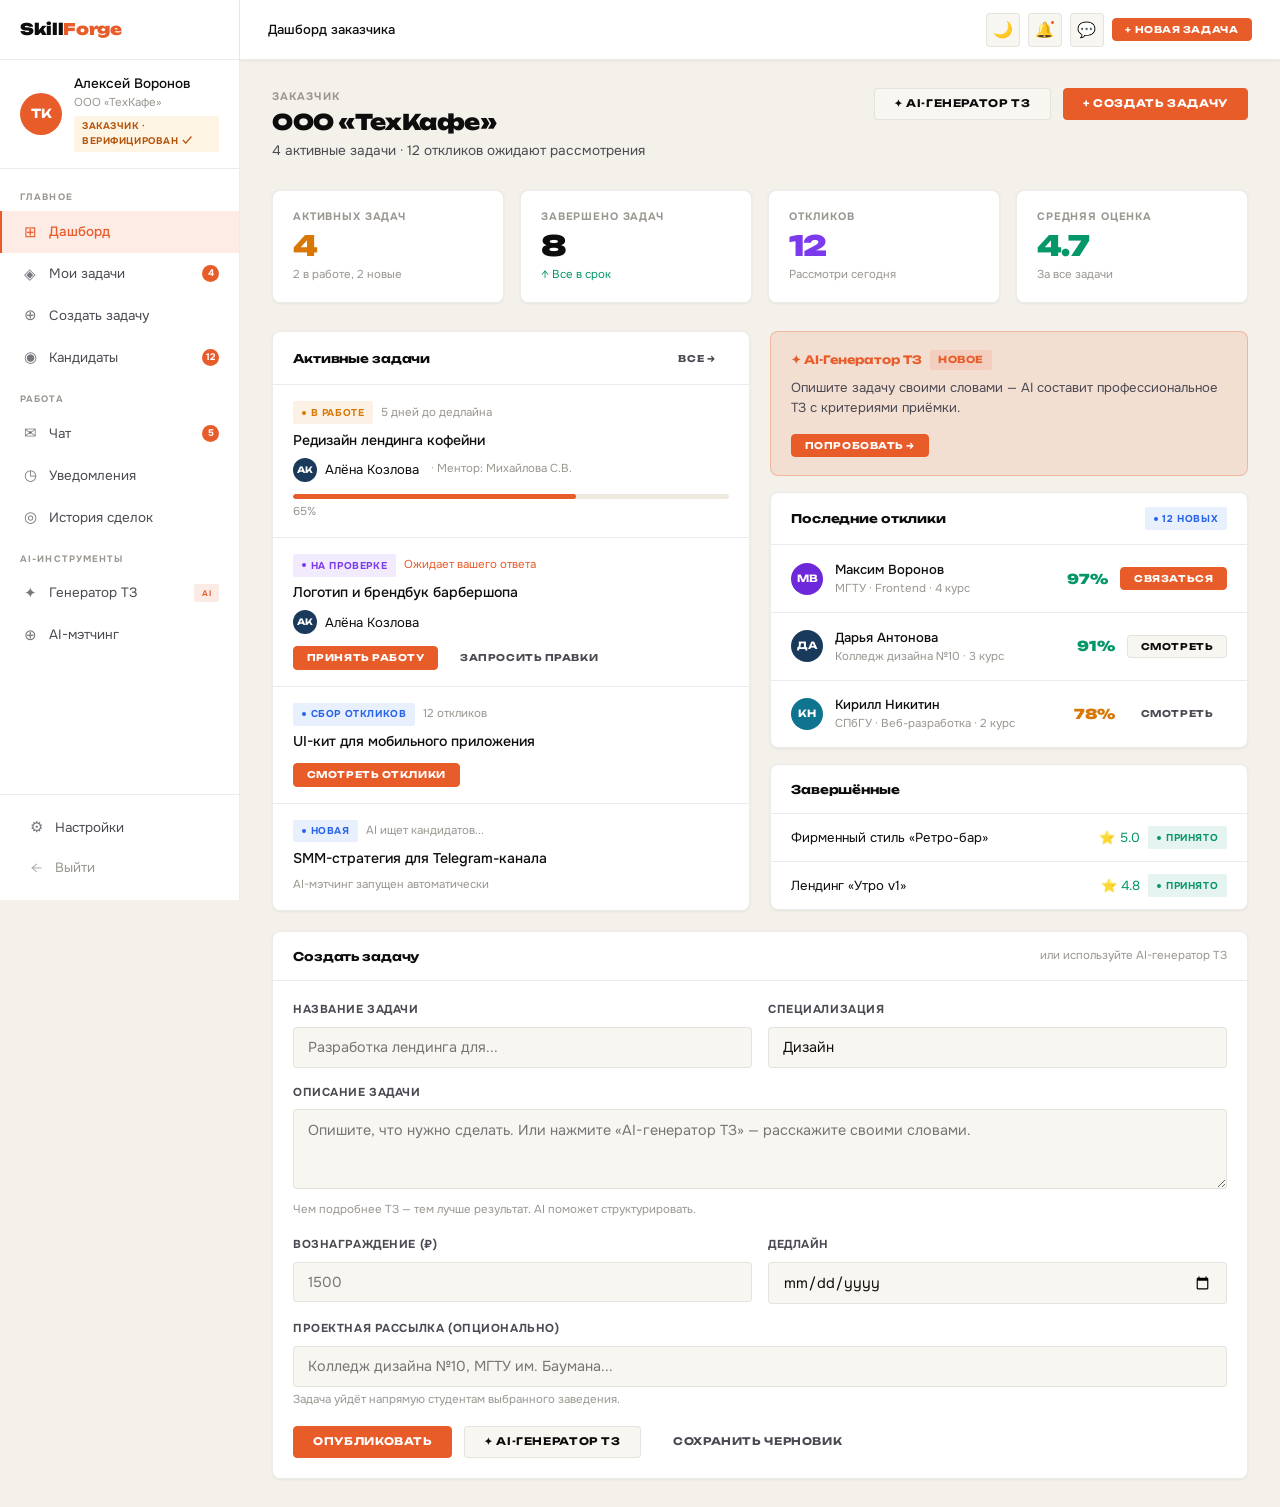
<file: dashboard-business.html>
<!DOCTYPE html>
<html lang="ru" data-theme="light">
<head>
<meta charset="UTF-8">
<meta name="viewport" content="width=device-width, initial-scale=1.0">
<title>Дашборд заказчика — SkillForge</title>
<link rel="stylesheet" href="style.css">
<style>
.sk-page{display:none;}.sk-page.active{display:block;}
.main-page{opacity:0;transition:opacity 0.3s;}.main-page.loaded{opacity:1;}
.applicant-row{display:flex;align-items:center;gap:0.75rem;padding:0.85rem 1.25rem;border-bottom:1px solid var(--border);transition:background var(--transition);}
.applicant-row:last-child{border-bottom:none;}.applicant-row:hover{background:var(--bg-raised);}
.match-pct{font-family:var(--font-display);font-size:0.85rem;font-weight:900;}
</style>
</head>
<body>
<div class="app-shell">
<aside class="sidebar">
  <div class="sidebar-logo"><a href="#">Skill<span>Forge</span></a></div>
  <div class="sidebar-user">
    <div class="user-card">
      <div class="avatar avatar-md av-forge">ТК</div>
      <div>
        <div class="user-name">Алексей Воронов</div>
        <div class="user-org">ООО «ТехКафе»</div>
        <span class="user-role-badge badge-business">Заказчик · Верифицирован ✓</span>
      </div>
    </div>
  </div>
  <nav class="sidebar-nav">
    <div class="nav-section-label">Главное</div>
    <a href="dashboard-business.html" class="nav-item active"><span class="nav-icon">⊞</span> Дашборд</a>
    <a href="#" class="nav-item"><span class="nav-icon">◈</span> Мои задачи <span class="nav-badge">4</span></a>
    <a href="#" class="nav-item"><span class="nav-icon">⊕</span> Создать задачу</a>
    <a href="#" class="nav-item"><span class="nav-icon">◉</span> Кандидаты <span class="nav-badge">12</span></a>
    <div class="nav-section-label">Работа</div>
    <a href="#" class="nav-item"><span class="nav-icon">✉</span> Чат <span class="nav-badge">5</span></a>
    <a href="#" class="nav-item"><span class="nav-icon">◷</span> Уведомления</a>
    <a href="#" class="nav-item"><span class="nav-icon">◎</span> История сделок</a>
    <div class="nav-section-label">AI-инструменты</div>
    <a href="#" class="nav-item"><span class="nav-icon">✦</span> Генератор ТЗ <span class="user-role-badge badge-ai" style="margin-left:auto;margin-top:0;font-size:0.5rem;">AI</span></a>
    <a href="#" class="nav-item"><span class="nav-icon">⊕</span> AI-мэтчинг</a>
  </nav>
  <div class="sidebar-bottom">
    <a href="#" class="nav-item"><span class="nav-icon">⚙</span> Настройки</a>
    <a href="../index.html" class="nav-item text-muted"><span class="nav-icon">←</span> Выйти</a>
  </div>
</aside>

<header class="topbar">
  <div class="topbar-breadcrumb"><span class="crumb-active">Дашборд заказчика</span></div>
  <div class="topbar-actions">
    <button class="theme-toggle" onclick="toggleTheme()"><span class="icon-moon">🌙</span><span class="icon-sun">☀️</span></button>
    <button class="icon-btn">🔔<span class="dot"></span></button>
    <button class="icon-btn">💬</button>
    <a href="#createTask" class="btn btn-primary btn-sm">+ Новая задача</a>
  </div>
</header>

<main class="main-content">
  <!-- SKELETON -->
  <div class="sk-page active" id="skeleton">
    <div class="flex justify-between items-center mb-8">
      <div class="flex-col gap-2"><div class="skeleton sk-text-sm" style="width:90px;"></div><div class="skeleton" style="width:200px;height:28px;border-radius:4px;"></div><div class="skeleton sk-text-sm" style="width:240px;margin-top:4px;"></div></div>
      <div class="flex gap-2"><div class="skeleton sk-btn" style="width:140px;"></div><div class="skeleton sk-btn" style="width:120px;"></div></div>
    </div>
    <div class="stats-row mb-5">
      <div class="stat-card"><div class="skeleton sk-text-sm mb-2" style="width:90px;"></div><div class="skeleton" style="width:50px;height:30px;border-radius:4px;"></div></div>
      <div class="stat-card"><div class="skeleton sk-text-sm mb-2" style="width:90px;"></div><div class="skeleton" style="width:50px;height:30px;border-radius:4px;"></div></div>
      <div class="stat-card"><div class="skeleton sk-text-sm mb-2" style="width:90px;"></div><div class="skeleton" style="width:50px;height:30px;border-radius:4px;"></div></div>
      <div class="stat-card"><div class="skeleton sk-text-sm mb-2" style="width:90px;"></div><div class="skeleton" style="width:50px;height:30px;border-radius:4px;"></div></div>
    </div>
    <div class="grid-2"><div class="card" style="min-height:320px;"><div class="card-header"><div class="skeleton sk-text" style="width:120px;"></div></div><div class="card-body flex-col gap-3"><div class="skeleton" style="height:72px;border-radius:var(--radius-sm);"></div><div class="skeleton" style="height:72px;border-radius:var(--radius-sm);"></div><div class="skeleton" style="height:72px;border-radius:var(--radius-sm);"></div></div></div><div class="flex-col gap-4"><div class="card" style="height:140px;"><div class="card-header"><div class="skeleton sk-text" style="width:120px;"></div></div><div class="card-body"><div class="skeleton" style="height:70px;border-radius:var(--radius-sm);"></div></div></div><div class="card" style="height:165px;"><div class="card-header"><div class="skeleton sk-text" style="width:120px;"></div></div><div class="card-body flex-col gap-3"><div class="skeleton" style="height:36px;border-radius:var(--radius-sm);"></div><div class="skeleton" style="height:36px;border-radius:var(--radius-sm);"></div><div class="skeleton" style="height:36px;border-radius:var(--radius-sm);"></div></div></div></div></div>
  </div>

  <!-- MAIN -->
  <div class="main-page" id="mainPage">
    <div class="page-header">
      <div>
        <div class="page-eyebrow">Заказчик</div>
        <h1 class="page-title">ООО «ТехКафе»</h1>
        <p class="page-subtitle">4 активные задачи · 12 откликов ожидают рассмотрения</p>
      </div>
      <div class="flex gap-3 items-center">
        <a href="#createTask" class="btn btn-secondary">✦ AI-генератор ТЗ</a>
        <a href="#createTask" class="btn btn-primary">+ Создать задачу</a>
      </div>
    </div>

    <div class="stats-row">
      <div class="stat-card"><div class="stat-label">Активных задач</div><div class="stat-value" style="color:var(--status-progress)">4</div><div class="stat-delta">2 в работе, 2 новые</div></div>
      <div class="stat-card"><div class="stat-label">Завершено задач</div><div class="stat-value">8</div><div class="stat-delta up">↑ Все в срок</div></div>
      <div class="stat-card"><div class="stat-label">Откликов</div><div class="stat-value" style="color:var(--status-review)">12</div><div class="stat-delta">Рассмотри сегодня</div></div>
      <div class="stat-card"><div class="stat-label">Средняя оценка</div><div class="stat-value" style="color:var(--status-done)">4.7</div><div class="stat-delta">За все задачи</div></div>
    </div>

    <div class="grid-2 mb-5">
      <!-- Tasks -->
      <div class="card">
        <div class="card-header"><span class="card-title">Активные задачи</span><a href="#" class="btn btn-ghost btn-sm">Все →</a></div>
        <div class="card-body-flush">
          <div class="task-row flex-col">
            <div class="task-row-top"><div class="flex gap-2 items-center"><span class="status status-progress">В работе</span><span class="text-xs text-muted">5 дней до дедлайна</span></div></div>
            <div class="task-title">Редизайн лендинга кофейни</div>
            <div class="flex items-center gap-3 mt-2">
              <div class="flex items-center gap-2"><div class="avatar avatar-xs av-steel">АК</div><span class="text-sm">Алёна Козлова</span></div>
              <span class="text-xs text-muted">· Ментор: Михайлова С.В.</span>
            </div>
            <div class="progress-bar mt-3 mb-1"><div class="progress-fill" style="width:65%"></div></div>
            <div class="text-xs text-muted">65%</div>
          </div>
          <div class="task-row flex-col">
            <div class="task-row-top"><div class="flex gap-2 items-center"><span class="status status-review">На проверке</span><span class="text-xs text-muted" style="color:var(--forge);">Ожидает вашего ответа</span></div></div>
            <div class="task-title">Логотип и брендбук барбершопа</div>
            <div class="flex items-center gap-2 mt-2"><div class="avatar avatar-xs av-steel">АК</div><span class="text-sm">Алёна Козлова</span></div>
            <div class="flex gap-2 mt-3"><button class="btn btn-primary btn-sm">Принять работу</button><button class="btn btn-ghost btn-sm">Запросить правки</button></div>
          </div>
          <div class="task-row flex-col">
            <div class="task-row-top"><div class="flex gap-2 items-center"><span class="status status-new">Сбор откликов</span><span class="text-xs text-muted">12 откликов</span></div></div>
            <div class="task-title">UI-кит для мобильного приложения</div>
            <div class="flex gap-2 mt-3"><a href="#" class="btn btn-primary btn-sm">Смотреть отклики</a></div>
          </div>
          <div class="task-row flex-col">
            <div class="task-row-top"><div class="flex gap-2 items-center"><span class="status status-new">Новая</span><span class="text-xs text-muted">AI ищет кандидатов...</span></div></div>
            <div class="task-title">SMM-стратегия для Telegram-канала</div>
            <div class="text-xs text-muted mt-2">AI-мэтчинг запущен автоматически</div>
          </div>
        </div>
      </div>

      <!-- Right -->
      <div class="flex-col gap-4">
        <!-- AI promo -->
        <div class="ai-promo">
          <div class="ai-promo-head">✦ AI-Генератор ТЗ <span class="user-role-badge badge-ai" style="margin-top:0;">Новое</span></div>
          <p>Опишите задачу своими словами — AI составит профессиональное ТЗ с критериями приёмки.</p>
          <a href="#createTask" class="btn btn-primary btn-sm">Попробовать →</a>
        </div>

        <!-- Applicants -->
        <div class="card">
          <div class="card-header"><span class="card-title">Последние отклики</span><span class="status status-new">12 новых</span></div>
          <div class="card-body-flush">
            <div class="applicant-row">
              <div class="avatar avatar-sm av-purple">МВ</div>
              <div class="flex-1">
                <div class="text-sm font-medium">Максим Воронов</div>
                <div class="text-xs text-muted">МГТУ · Frontend · 4 курс</div>
              </div>
              <span class="match-pct" style="color:var(--status-done);">97%</span>
              <button class="btn btn-primary btn-sm">Связаться</button>
            </div>
            <div class="applicant-row">
              <div class="avatar avatar-sm av-steel">ДА</div>
              <div class="flex-1">
                <div class="text-sm font-medium">Дарья Антонова</div>
                <div class="text-xs text-muted">Колледж дизайна №10 · 3 курс</div>
              </div>
              <span class="match-pct" style="color:var(--status-done);">91%</span>
              <button class="btn btn-secondary btn-sm">Смотреть</button>
            </div>
            <div class="applicant-row">
              <div class="avatar avatar-sm av-teal">КН</div>
              <div class="flex-1">
                <div class="text-sm font-medium">Кирилл Никитин</div>
                <div class="text-xs text-muted">СПбГУ · Веб-разработка · 2 курс</div>
              </div>
              <span class="match-pct" style="color:var(--status-progress);">78%</span>
              <button class="btn btn-ghost btn-sm">Смотреть</button>
            </div>
          </div>
        </div>

        <!-- Completed -->
        <div class="card">
          <div class="card-header"><span class="card-title">Завершённые</span></div>
          <div class="card-body-flush">
            <div class="task-row flex-col" style="padding:0.75rem 1.25rem;">
              <div class="flex justify-between items-center">
                <span class="text-sm">Фирменный стиль «Ретро-бар»</span>
                <div class="flex gap-2 items-center"><span style="color:var(--status-done);font-size:0.82rem;">⭐ 5.0</span><span class="status status-done">Принято</span></div>
              </div>
            </div>
            <div class="task-row flex-col" style="padding:0.75rem 1.25rem;">
              <div class="flex justify-between items-center">
                <span class="text-sm">Лендинг «Утро v1»</span>
                <div class="flex gap-2 items-center"><span style="color:var(--status-done);font-size:0.82rem;">⭐ 4.8</span><span class="status status-done">Принято</span></div>
              </div>
            </div>
          </div>
        </div>
      </div>
    </div>

    <!-- Create task form -->
    <div class="card" id="createTask">
      <div class="card-header">
        <span class="card-title">Создать задачу</span>
        <span class="text-xs text-muted">или используйте AI-генератор ТЗ</span>
      </div>
      <div class="card-body">
        <div class="form-row mb-4">
          <div class="form-group" style="margin-bottom:0;"><label class="form-label">Название задачи</label><input type="text" placeholder="Разработка лендинга для..."></div>
          <div class="form-group" style="margin-bottom:0;"><label class="form-label">Специализация</label><select><option>Дизайн</option><option>Веб-разработка</option><option>Маркетинг / SMM</option><option>Инженерия / Чертежи</option><option>Копирайтинг</option><option>Видеомонтаж</option></select></div>
        </div>
        <div class="form-group"><label class="form-label">Описание задачи</label><textarea rows="3" placeholder="Опишите, что нужно сделать. Или нажмите «AI-генератор ТЗ» — расскажите своими словами."></textarea><div class="form-hint">Чем подробнее ТЗ — тем лучше результат. AI поможет структурировать.</div></div>
        <div class="form-row mb-4">
          <div class="form-group" style="margin-bottom:0;"><label class="form-label">Вознаграждение (₽)</label><input type="number" placeholder="1500"></div>
          <div class="form-group" style="margin-bottom:0;"><label class="form-label">Дедлайн</label><input type="date"></div>
        </div>
        <div class="form-group"><label class="form-label">Проектная рассылка (опционально)</label><input type="text" placeholder="Колледж дизайна №10, МГТУ им. Баумана..."><div class="form-hint">Задача уйдёт напрямую студентам выбранного заведения.</div></div>
        <div class="flex gap-3 flex-wrap">
          <button class="btn btn-primary">Опубликовать</button>
          <button class="btn btn-secondary">✦ AI-генератор ТЗ</button>
          <button class="btn btn-ghost">Сохранить черновик</button>
        </div>
      </div>
    </div>
  </div>
</main>

<nav class="bottom-nav">
  <div class="bn-item active"><span class="bn-icon">⊞</span><span class="bn-label">Главная</span></div>
  <div class="bn-item"><span class="bn-icon">◈</span><span class="bn-label">Задачи</span><span class="bn-badge">4</span></div>
  <div class="bn-item"><span class="bn-icon">⊕</span><span class="bn-label">Создать</span></div>
  <div class="bn-item"><span class="bn-icon">✉</span><span class="bn-label">Чат</span><span class="bn-badge">5</span></div>
  <div class="bn-item"><span class="bn-icon">👤</span><span class="bn-label">Профиль</span></div>
</nav>
</div>

<script>
(function(){const s=localStorage.getItem('sf-theme')||'light';document.documentElement.setAttribute('data-theme',s);})();
function toggleTheme(){const h=document.documentElement;const c=h.getAttribute('data-theme');const n=c==='dark'?'light':'dark';h.setAttribute('data-theme',n);localStorage.setItem('sf-theme',n);}
window.addEventListener('DOMContentLoaded',()=>{setTimeout(()=>{document.getElementById('skeleton').classList.remove('active');document.getElementById('mainPage').classList.add('loaded');},800);});
</script>
</body>
</html>
</file>
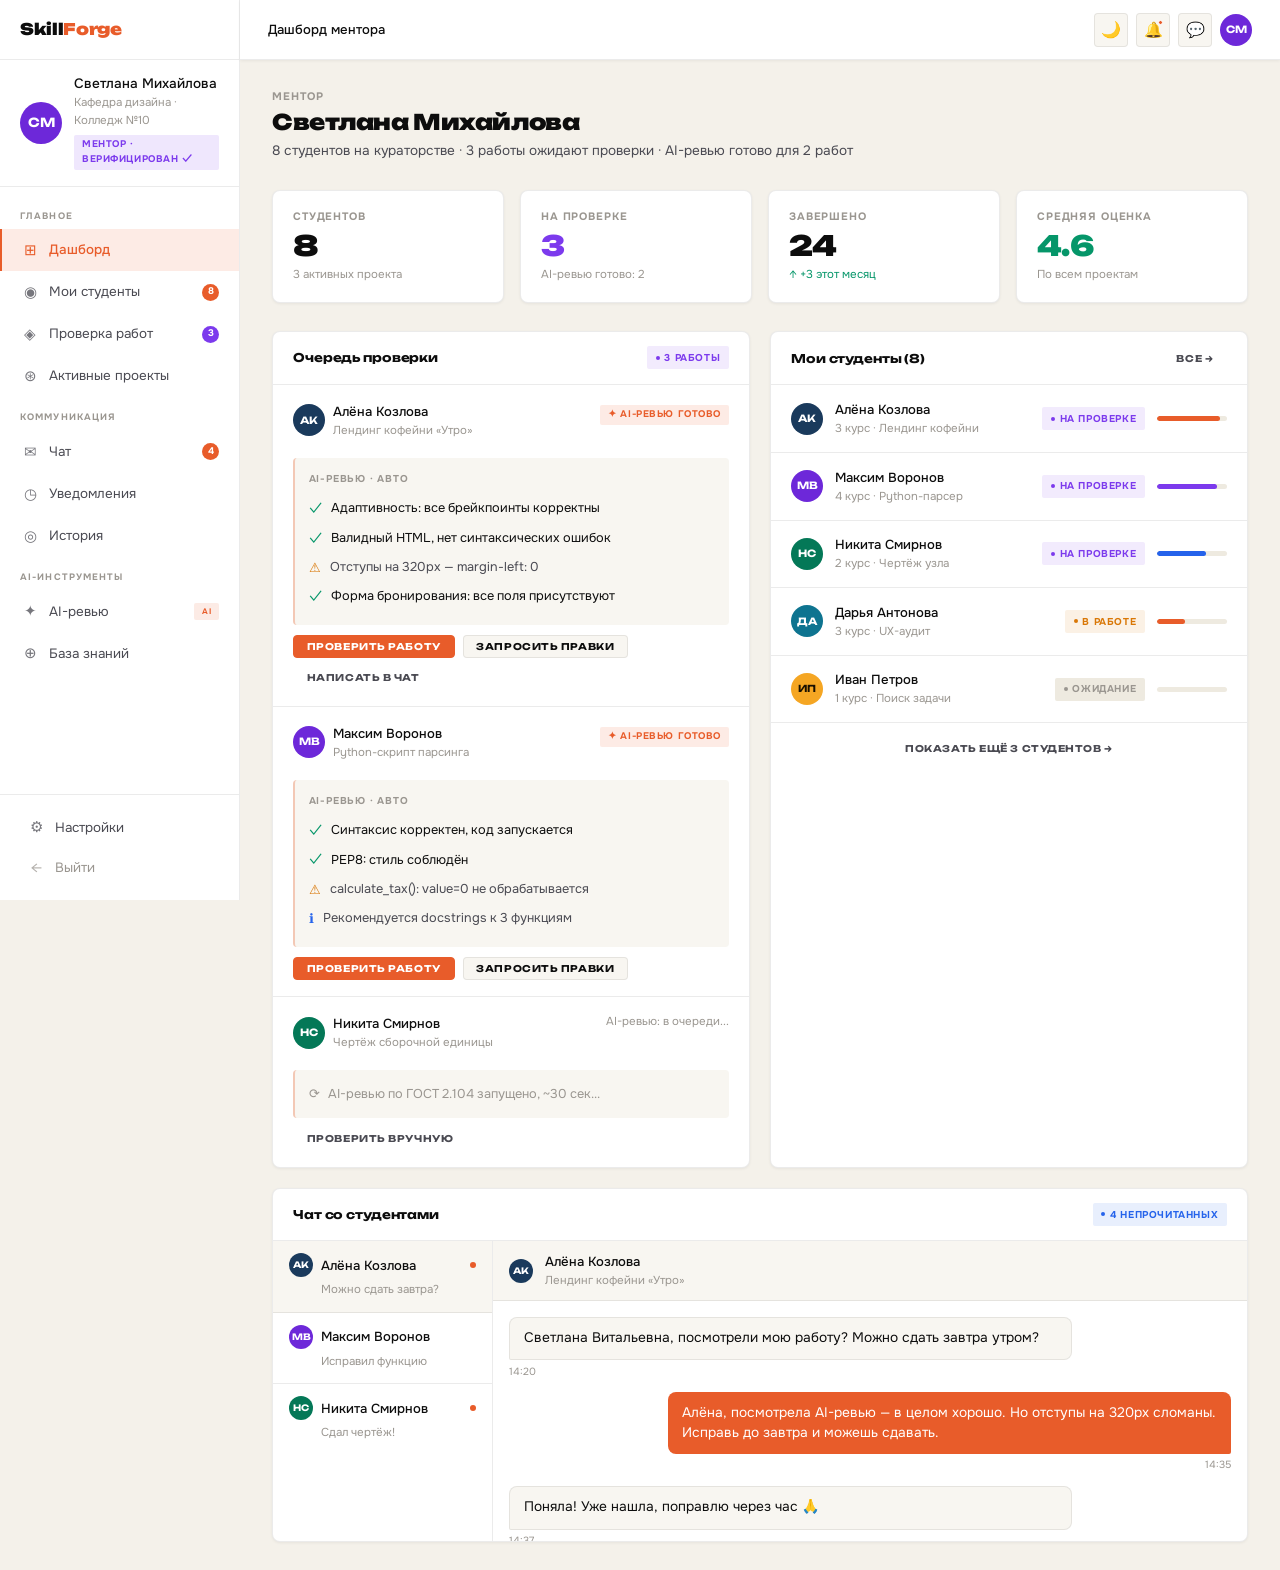
<file: dashboard-mentor.html>
<!DOCTYPE html>
<html lang="ru" data-theme="light">
<head>
<meta charset="UTF-8"><meta name="viewport" content="width=device-width, initial-scale=1.0">
<title>Дашборд ментора — SkillForge</title>
<link rel="stylesheet" href="style.css">
<style>
.sk-page{display:none;}.sk-page.active{display:block;}
.main-page{opacity:0;transition:opacity 0.3s;}.main-page.loaded{opacity:1;}
.review-block{background:var(--bg-raised);border-radius:var(--radius-sm);padding:0.85rem;margin:0.6rem 0;border-left:2px solid var(--forge-border);}
.review-label{font-size:0.62rem;font-weight:700;letter-spacing:0.08em;text-transform:uppercase;color:var(--text-muted);margin-bottom:0.45rem;}
.review-item{display:flex;align-items:flex-start;gap:0.6rem;font-size:0.8rem;padding:0.25rem 0;}
.review-icon{flex-shrink:0;margin-top:0.05rem;}
.student-row{display:flex;align-items:center;gap:0.75rem;padding:0.85rem 1.25rem;border-bottom:1px solid var(--border);transition:background var(--transition);}
.student-row:last-child{border-bottom:none;}.student-row:hover{background:var(--bg-raised);}
@keyframes spin{to{transform:rotate(360deg);}}
.spin{display:inline-block;animation:spin 1s linear infinite;}
</style>
</head>
<body>
<div class="app-shell">
<aside class="sidebar">
  <div class="sidebar-logo"><a href="#">Skill<span>Forge</span></a></div>
  <div class="sidebar-user">
    <div class="user-card">
      <div class="avatar avatar-md av-purple">СМ</div>
      <div>
        <div class="user-name">Светлана Михайлова</div>
        <div class="user-org">Кафедра дизайна · Колледж №10</div>
        <span class="user-role-badge badge-mentor">Ментор · Верифицирован ✓</span>
      </div>
    </div>
  </div>
  <nav class="sidebar-nav">
    <div class="nav-section-label">Главное</div>
    <a href="dashboard-mentor.html" class="nav-item active"><span class="nav-icon">⊞</span> Дашборд</a>
    <a href="#" class="nav-item"><span class="nav-icon">◉</span> Мои студенты <span class="nav-badge">8</span></a>
    <a href="#" class="nav-item"><span class="nav-icon">◈</span> Проверка работ <span class="nav-badge" style="background:var(--status-review)">3</span></a>
    <a href="#" class="nav-item"><span class="nav-icon">⊛</span> Активные проекты</a>
    <div class="nav-section-label">Коммуникация</div>
    <a href="#" class="nav-item"><span class="nav-icon">✉</span> Чат <span class="nav-badge">4</span></a>
    <a href="#" class="nav-item"><span class="nav-icon">◷</span> Уведомления</a>
    <a href="#" class="nav-item"><span class="nav-icon">◎</span> История</a>
    <div class="nav-section-label">AI-инструменты</div>
    <a href="#" class="nav-item"><span class="nav-icon">✦</span> AI-ревью <span class="user-role-badge badge-ai" style="margin-left:auto;margin-top:0;font-size:0.5rem;">AI</span></a>
    <a href="#" class="nav-item"><span class="nav-icon">⊕</span> База знаний</a>
  </nav>
  <div class="sidebar-bottom">
    <a href="#" class="nav-item"><span class="nav-icon">⚙</span> Настройки</a>
    <a href="../index.html" class="nav-item text-muted"><span class="nav-icon">←</span> Выйти</a>
  </div>
</aside>

<header class="topbar">
  <div class="topbar-breadcrumb"><span class="crumb-active">Дашборд ментора</span></div>
  <div class="topbar-actions">
    <button class="theme-toggle" onclick="toggleTheme()"><span class="icon-moon">🌙</span><span class="icon-sun">☀️</span></button>
    <button class="icon-btn">🔔<span class="dot"></span></button>
    <button class="icon-btn">💬</button>
    <div class="avatar avatar-sm av-purple">СМ</div>
  </div>
</header>

<main class="main-content">
  <!-- SKELETON -->
  <div class="sk-page active" id="skeleton">
    <div class="flex justify-between items-center mb-8"><div class="flex-col gap-2"><div class="skeleton sk-text-sm" style="width:80px;"></div><div class="skeleton" style="width:210px;height:28px;border-radius:4px;"></div><div class="skeleton sk-text-sm" style="width:270px;margin-top:4px;"></div></div></div>
    <div class="stats-row mb-5"><div class="stat-card"><div class="skeleton sk-text-sm mb-2" style="width:90px;"></div><div class="skeleton" style="width:50px;height:30px;border-radius:4px;"></div></div><div class="stat-card"><div class="skeleton sk-text-sm mb-2" style="width:90px;"></div><div class="skeleton" style="width:50px;height:30px;border-radius:4px;"></div></div><div class="stat-card"><div class="skeleton sk-text-sm mb-2" style="width:90px;"></div><div class="skeleton" style="width:50px;height:30px;border-radius:4px;"></div></div><div class="stat-card"><div class="skeleton sk-text-sm mb-2" style="width:90px;"></div><div class="skeleton" style="width:50px;height:30px;border-radius:4px;"></div></div></div>
    <div class="grid-2"><div class="card" style="min-height:360px;"><div class="card-header"><div class="skeleton sk-text" style="width:130px;"></div></div><div class="card-body flex-col gap-3"><div class="skeleton" style="height:120px;border-radius:var(--radius-sm);"></div><div class="skeleton" style="height:120px;border-radius:var(--radius-sm);"></div></div></div><div class="card" style="min-height:360px;"><div class="card-header"><div class="skeleton sk-text" style="width:130px;"></div></div><div class="card-body flex-col gap-3"><div class="skeleton" style="height:50px;border-radius:var(--radius-sm);"></div><div class="skeleton" style="height:50px;border-radius:var(--radius-sm);"></div><div class="skeleton" style="height:50px;border-radius:var(--radius-sm);"></div><div class="skeleton" style="height:50px;border-radius:var(--radius-sm);"></div><div class="skeleton" style="height:50px;border-radius:var(--radius-sm);"></div></div></div></div>
  </div>

  <!-- MAIN -->
  <div class="main-page" id="mainPage">
    <div class="page-header">
      <div>
        <div class="page-eyebrow">Ментор</div>
        <h1 class="page-title">Светлана Михайлова</h1>
        <p class="page-subtitle">8 студентов на кураторстве · 3 работы ожидают проверки · AI-ревью готово для 2 работ</p>
      </div>
    </div>

    <div class="stats-row">
      <div class="stat-card"><div class="stat-label">Студентов</div><div class="stat-value">8</div><div class="stat-delta">3 активных проекта</div></div>
      <div class="stat-card"><div class="stat-label">На проверке</div><div class="stat-value" style="color:var(--status-review)">3</div><div class="stat-delta">AI-ревью готово: 2</div></div>
      <div class="stat-card"><div class="stat-label">Завершено</div><div class="stat-value">24</div><div class="stat-delta up">↑ +3 этот месяц</div></div>
      <div class="stat-card"><div class="stat-label">Средняя оценка</div><div class="stat-value" style="color:var(--status-done)">4.6</div><div class="stat-delta">По всем проектам</div></div>
    </div>

    <div class="grid-2 mb-5">
      <!-- Review queue -->
      <div class="card">
        <div class="card-header"><span class="card-title">Очередь проверки</span><span class="status status-review">3 работы</span></div>
        <div class="card-body-flush">

          <!-- Work 1 - AI ready -->
          <div class="task-row flex-col">
            <div class="flex items-start justify-between mb-2">
              <div class="flex items-center gap-2"><div class="avatar avatar-sm av-steel">АК</div><div><div class="text-sm font-medium">Алёна Козлова</div><div class="text-xs text-muted">Лендинг кофейни «Утро»</div></div></div>
              <span class="user-role-badge badge-ai">✦ AI-ревью готово</span>
            </div>
            <div class="review-block">
              <div class="review-label">AI-ревью · Авто</div>
              <div class="review-item"><span class="review-icon" style="color:var(--status-done);">✓</span><span>Адаптивность: все брейкпоинты корректны</span></div>
              <div class="review-item"><span class="review-icon" style="color:var(--status-done);">✓</span><span>Валидный HTML, нет синтаксических ошибок</span></div>
              <div class="review-item"><span class="review-icon" style="color:var(--status-progress);">⚠</span><span class="text-secondary">Отступы на 320px — margin-left: 0</span></div>
              <div class="review-item"><span class="review-icon" style="color:var(--status-done);">✓</span><span>Форма бронирования: все поля присутствуют</span></div>
            </div>
            <div class="flex gap-2 flex-wrap">
              <button class="btn btn-primary btn-sm">Проверить работу</button>
              <button class="btn btn-secondary btn-sm">Запросить правки</button>
              <button class="btn btn-ghost btn-sm">Написать в чат</button>
            </div>
          </div>

          <!-- Work 2 - AI ready -->
          <div class="task-row flex-col">
            <div class="flex items-start justify-between mb-2">
              <div class="flex items-center gap-2"><div class="avatar avatar-sm av-purple">МВ</div><div><div class="text-sm font-medium">Максим Воронов</div><div class="text-xs text-muted">Python-скрипт парсинга</div></div></div>
              <span class="user-role-badge badge-ai">✦ AI-ревью готово</span>
            </div>
            <div class="review-block">
              <div class="review-label">AI-ревью · Авто</div>
              <div class="review-item"><span class="review-icon" style="color:var(--status-done);">✓</span><span>Синтаксис корректен, код запускается</span></div>
              <div class="review-item"><span class="review-icon" style="color:var(--status-done);">✓</span><span>PEP8: стиль соблюдён</span></div>
              <div class="review-item"><span class="review-icon" style="color:var(--status-progress);">⚠</span><span class="text-secondary">calculate_tax(): value=0 не обрабатывается</span></div>
              <div class="review-item"><span class="review-icon" style="color:var(--status-new);">ℹ</span><span class="text-secondary">Рекомендуется docstrings к 3 функциям</span></div>
            </div>
            <div class="flex gap-2">
              <button class="btn btn-primary btn-sm">Проверить работу</button>
              <button class="btn btn-secondary btn-sm">Запросить правки</button>
            </div>
          </div>

          <!-- Work 3 - AI queued -->
          <div class="task-row flex-col">
            <div class="flex items-start justify-between mb-2">
              <div class="flex items-center gap-2"><div class="avatar avatar-sm av-green">НС</div><div><div class="text-sm font-medium">Никита Смирнов</div><div class="text-xs text-muted">Чертёж сборочной единицы</div></div></div>
              <span class="text-xs text-muted">AI-ревью: в очереди...</span>
            </div>
            <div class="review-block" style="color:var(--text-muted);display:flex;align-items:center;gap:0.5rem;font-size:0.8rem;">
              <span class="spin">⟳</span> AI-ревью по ГОСТ 2.104 запущено, ~30 сек...
            </div>
            <div class="flex gap-2">
              <button class="btn btn-ghost btn-sm">Проверить вручную</button>
            </div>
          </div>
        </div>
      </div>

      <!-- Students -->
      <div class="card">
        <div class="card-header"><span class="card-title">Мои студенты (8)</span><a href="#" class="btn btn-ghost btn-sm">Все →</a></div>
        <div class="card-body-flush">
          <div class="student-row">
            <div class="avatar avatar-sm av-steel">АК</div>
            <div class="flex-1"><div class="text-sm font-medium">Алёна Козлова</div><div class="text-xs text-muted">3 курс · Лендинг кофейни</div></div>
            <span class="status status-review">На проверке</span>
            <div class="progress-bar" style="width:70px;"><div class="progress-fill" style="width:90%"></div></div>
          </div>
          <div class="student-row">
            <div class="avatar avatar-sm av-purple">МВ</div>
            <div class="flex-1"><div class="text-sm font-medium">Максим Воронов</div><div class="text-xs text-muted">4 курс · Python-парсер</div></div>
            <span class="status status-review">На проверке</span>
            <div class="progress-bar" style="width:70px;"><div class="progress-fill pf-purple" style="width:85%"></div></div>
          </div>
          <div class="student-row">
            <div class="avatar avatar-sm av-green">НС</div>
            <div class="flex-1"><div class="text-sm font-medium">Никита Смирнов</div><div class="text-xs text-muted">2 курс · Чертёж узла</div></div>
            <span class="status status-review">На проверке</span>
            <div class="progress-bar" style="width:70px;"><div class="progress-fill pf-blue" style="width:70%"></div></div>
          </div>
          <div class="student-row">
            <div class="avatar avatar-sm av-teal">ДА</div>
            <div class="flex-1"><div class="text-sm font-medium">Дарья Антонова</div><div class="text-xs text-muted">3 курс · UX-аудит</div></div>
            <span class="status status-progress">В работе</span>
            <div class="progress-bar" style="width:70px;"><div class="progress-fill" style="width:40%"></div></div>
          </div>
          <div class="student-row">
            <div class="avatar avatar-sm av-spark" style="font-size:0.6rem;">ИП</div>
            <div class="flex-1"><div class="text-sm font-medium">Иван Петров</div><div class="text-xs text-muted">1 курс · Поиск задачи</div></div>
            <span class="status status-neutral">Ожидание</span>
            <div class="progress-bar" style="width:70px;"><div class="progress-fill" style="width:0%"></div></div>
          </div>
          <div style="padding:0.85rem 1.25rem;display:flex;align-items:center;justify-content:center;">
            <a href="#" class="btn btn-ghost btn-sm">Показать ещё 3 студентов →</a>
          </div>
        </div>
      </div>
    </div>

    <!-- Chat -->
    <div class="card">
      <div class="card-header"><span class="card-title">Чат со студентами</span><span class="status status-new">4 непрочитанных</span></div>
      <div style="display:grid;grid-template-columns:220px 1fr;height:300px;">
        <!-- Thread list -->
        <div style="border-right:1px solid var(--border);overflow-y:auto;">
          <div style="padding:0.75rem 1rem;border-bottom:1px solid var(--border);background:var(--bg-raised);cursor:pointer;">
            <div class="flex items-center gap-2 mb-1"><div class="avatar avatar-xs av-steel">АК</div><span class="text-sm font-medium">Алёна Козлова</span><div class="notif-dot" style="margin-left:auto;"></div></div>
            <div class="text-xs text-muted" style="padding-left:2rem;">Можно сдать завтра?</div>
          </div>
          <div style="padding:0.75rem 1rem;border-bottom:1px solid var(--border);cursor:pointer;" onmouseover="this.style.background='var(--bg-raised)'" onmouseout="this.style.background=''">
            <div class="flex items-center gap-2 mb-1"><div class="avatar avatar-xs av-purple">МВ</div><span class="text-sm font-medium">Максим Воронов</span></div>
            <div class="text-xs text-muted" style="padding-left:2rem;">Исправил функцию</div>
          </div>
          <div style="padding:0.75rem 1rem;cursor:pointer;" onmouseover="this.style.background='var(--bg-raised)'" onmouseout="this.style.background=''">
            <div class="flex items-center gap-2 mb-1"><div class="avatar avatar-xs av-green">НС</div><span class="text-sm font-medium">Никита Смирнов</span><div class="notif-dot" style="margin-left:auto;"></div></div>
            <div class="text-xs text-muted" style="padding-left:2rem;">Сдал чертёж!</div>
          </div>
        </div>
        <!-- Chat window -->
        <div style="display:flex;flex-direction:column;">
          <div style="padding:0.6rem 1rem;border-bottom:1px solid var(--border);display:flex;align-items:center;gap:0.75rem;background:var(--bg-raised);">
            <div class="avatar avatar-xs av-steel">АК</div>
            <div><div class="text-sm font-medium">Алёна Козлова</div><div class="text-xs text-muted">Лендинг кофейни «Утро»</div></div>
          </div>
          <div class="chat-messages" style="flex:1;padding:1rem;">
            <div class="chat-msg incoming"><div class="chat-msg-bubble">Светлана Витальевна, посмотрели мою работу? Можно сдать завтра утром?</div><div class="chat-msg-time">14:20</div></div>
            <div class="chat-msg outgoing"><div class="chat-msg-bubble">Алёна, посмотрела AI-ревью — в целом хорошо. Но отступы на 320px сломаны. Исправь до завтра и можешь сдавать.</div><div class="chat-msg-time">14:35</div></div>
            <div class="chat-msg incoming"><div class="chat-msg-bubble">Поняла! Уже нашла, поправлю через час 🙏</div><div class="chat-msg-time">14:37</div></div>
          </div>
          <div class="chat-input-bar" style="padding:0.6rem 1rem;">
            <input type="text" placeholder="Написать сообщение..." style="border-radius:var(--radius-md);">
            <button class="btn btn-primary btn-sm">→</button>
          </div>
        </div>
      </div>
    </div>
  </div>
</main>

<nav class="bottom-nav">
  <div class="bn-item active"><span class="bn-icon">⊞</span><span class="bn-label">Главная</span></div>
  <div class="bn-item"><span class="bn-icon">◉</span><span class="bn-label">Студенты</span><span class="bn-badge">8</span></div>
  <div class="bn-item"><span class="bn-icon">◈</span><span class="bn-label">Проверка</span><span class="bn-badge">3</span></div>
  <div class="bn-item"><span class="bn-icon">✉</span><span class="bn-label">Чат</span><span class="bn-badge">4</span></div>
  <div class="bn-item"><span class="bn-icon">👤</span><span class="bn-label">Профиль</span></div>
</nav>
</div>

<script>
(function(){const s=localStorage.getItem('sf-theme')||'light';document.documentElement.setAttribute('data-theme',s);})();
function toggleTheme(){const h=document.documentElement;const c=h.getAttribute('data-theme');const n=c==='dark'?'light':'dark';h.setAttribute('data-theme',n);localStorage.setItem('sf-theme',n);}
window.addEventListener('DOMContentLoaded',()=>{setTimeout(()=>{document.getElementById('skeleton').classList.remove('active');document.getElementById('mainPage').classList.add('loaded');},800);});
</script>
</body>
</html>
</file>
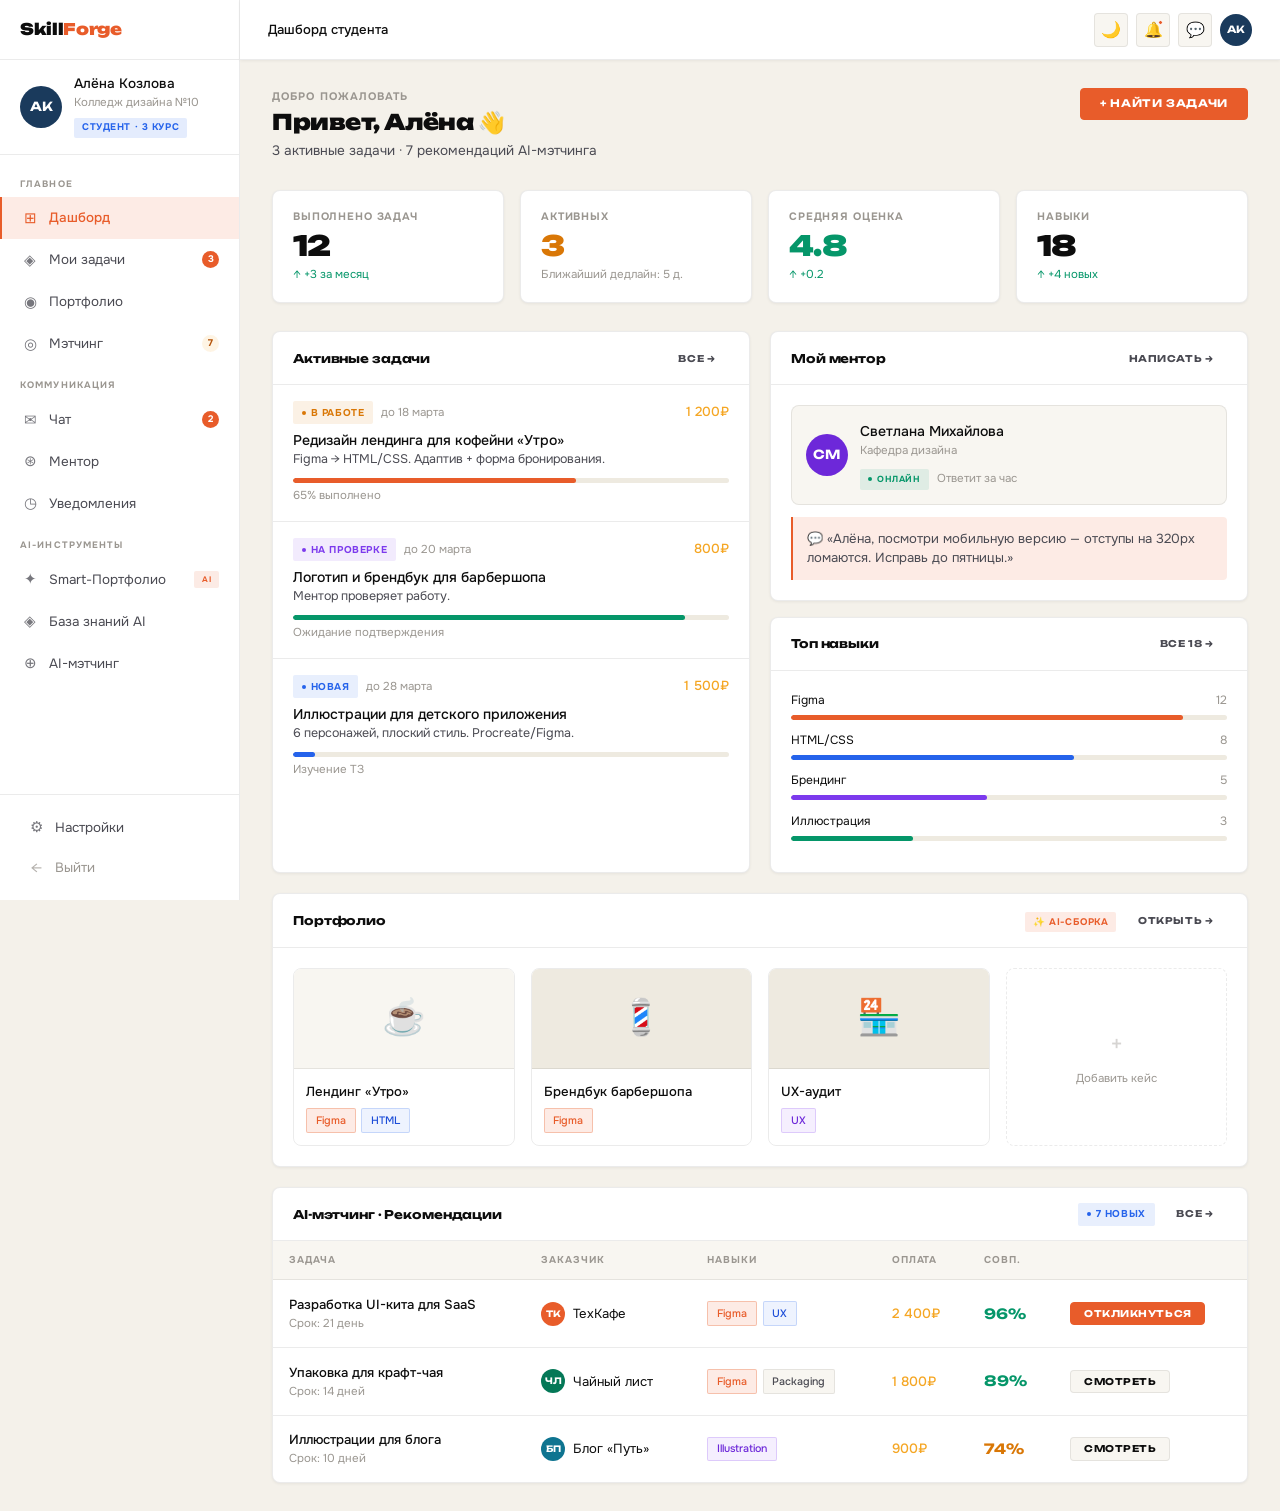
<file: dashboard-student.html>
<!DOCTYPE html>
<html lang="ru" data-theme="light">
<head>
<meta charset="UTF-8">
<meta name="viewport" content="width=device-width, initial-scale=1.0">
<title>Дашборд студента — SkillForge</title>
<link rel="stylesheet" href="style.css">
<style>
.skill-bar-item{margin-bottom:0.7rem;}
.skill-bar-label{display:flex;justify-content:space-between;font-size:0.75rem;margin-bottom:0.3rem;}
.case-card{border:1px solid var(--border);border-radius:var(--radius-md);overflow:hidden;transition:border-color var(--transition),box-shadow var(--transition);cursor:pointer;}
.case-card:hover{border-color:var(--forge-border);box-shadow:var(--shadow-md);}
.case-thumb{height:100px;display:flex;align-items:center;justify-content:center;font-size:2.2rem;background:var(--bg-raised);border-bottom:1px solid var(--border);}
.case-foot{padding:0.75rem;}
.case-name{font-size:0.82rem;font-weight:500;margin-bottom:0.4rem;}
.mentor-strip{display:flex;align-items:center;gap:0.75rem;padding:0.85rem;background:var(--bg-raised);border-radius:var(--radius-md);border:1px solid var(--border);}
.mentor-msg{margin-top:0.75rem;padding:0.75rem 0.9rem;background:var(--forge-dim);border-left:2px solid var(--forge);border-radius:0 var(--radius-sm) var(--radius-sm) 0;font-size:0.82rem;color:var(--text-secondary);line-height:1.5;}
.sk-page{display:none;}
.sk-page.active{display:block;}
.main-page{opacity:0;transition:opacity 0.3s;}
.main-page.loaded{opacity:1;}
</style>
</head>
<body>
<div class="app-shell">
<aside class="sidebar">
  <div class="sidebar-logo"><a href="#">Skill<span>Forge</span></a></div>
  <div class="sidebar-user">
    <div class="user-card">
      <div class="avatar avatar-md av-steel">АК</div>
      <div>
        <div class="user-name">Алёна Козлова</div>
        <div class="user-org">Колледж дизайна №10</div>
        <span class="user-role-badge badge-student">Студент · 3 курс</span>
      </div>
    </div>
  </div>
  <nav class="sidebar-nav">
    <div class="nav-section-label">Главное</div>
    <a href="dashboard-student.html" class="nav-item active"><span class="nav-icon">⊞</span> Дашборд</a>
    <a href="#" class="nav-item"><span class="nav-icon">◈</span> Мои задачи <span class="nav-badge">3</span></a>
    <a href="#" class="nav-item"><span class="nav-icon">◉</span> Портфолио</a>
    <a href="#" class="nav-item"><span class="nav-icon">◎</span> Мэтчинг <span class="nav-badge-soft">7</span></a>
    <div class="nav-section-label">Коммуникация</div>
    <a href="#" class="nav-item"><span class="nav-icon">✉</span> Чат <span class="nav-badge">2</span></a>
    <a href="#" class="nav-item"><span class="nav-icon">⊛</span> Ментор</a>
    <a href="#" class="nav-item"><span class="nav-icon">◷</span> Уведомления</a>
    <div class="nav-section-label">AI-инструменты</div>
    <a href="#" class="nav-item"><span class="nav-icon">✦</span> Smart-Портфолио <span class="user-role-badge badge-ai" style="margin-left:auto;margin-top:0;font-size:0.5rem;">AI</span></a>
    <a href="#" class="nav-item"><span class="nav-icon">◈</span> База знаний AI</a>
    <a href="#" class="nav-item"><span class="nav-icon">⊕</span> AI-мэтчинг</a>
  </nav>
  <div class="sidebar-bottom">
    <a href="#" class="nav-item"><span class="nav-icon">⚙</span> Настройки</a>
    <a href="../index.html" class="nav-item text-muted"><span class="nav-icon">←</span> Выйти</a>
  </div>
</aside>

<header class="topbar">
  <div class="topbar-breadcrumb"><span class="crumb-active">Дашборд студента</span></div>
  <div class="topbar-actions">
    <button class="theme-toggle" onclick="toggleTheme()" title="Тема">
      <span class="icon-moon">🌙</span><span class="icon-sun">☀️</span>
    </button>
    <button class="icon-btn">🔔<span class="dot"></span></button>
    <button class="icon-btn">💬</button>
    <div class="avatar avatar-sm av-steel">АК</div>
  </div>
</header>

<main class="main-content" style="position:relative;">

  <!-- SKELETON -->
  <div class="sk-page active" id="skeleton">
    <div class="flex justify-between items-center mb-8">
      <div class="flex-col gap-2">
        <div class="skeleton sk-text-sm" style="width:100px;"></div>
        <div class="skeleton" style="width:230px;height:28px;border-radius:4px;"></div>
        <div class="skeleton sk-text-sm" style="width:260px;margin-top:4px;"></div>
      </div>
      <div class="skeleton sk-btn" style="width:130px;"></div>
    </div>
    <div class="stats-row mb-5">
      <div class="stat-card"><div class="skeleton sk-text-sm mb-2" style="width:80px;"></div><div class="skeleton" style="width:50px;height:30px;border-radius:4px;"></div></div>
      <div class="stat-card"><div class="skeleton sk-text-sm mb-2" style="width:80px;"></div><div class="skeleton" style="width:50px;height:30px;border-radius:4px;"></div></div>
      <div class="stat-card"><div class="skeleton sk-text-sm mb-2" style="width:80px;"></div><div class="skeleton" style="width:50px;height:30px;border-radius:4px;"></div></div>
      <div class="stat-card"><div class="skeleton sk-text-sm mb-2" style="width:80px;"></div><div class="skeleton" style="width:50px;height:30px;border-radius:4px;"></div></div>
    </div>
    <div class="grid-2 mb-5">
      <div class="card" style="min-height:280px;">
        <div class="card-header"><div class="skeleton sk-text" style="width:120px;"></div></div>
        <div class="card-body flex-col gap-3">
          <div class="skeleton" style="height:72px;border-radius:var(--radius-sm);"></div>
          <div class="skeleton" style="height:72px;border-radius:var(--radius-sm);"></div>
          <div class="skeleton" style="height:72px;border-radius:var(--radius-sm);"></div>
        </div>
      </div>
      <div class="flex-col gap-4">
        <div class="card"><div class="card-header"><div class="skeleton sk-text" style="width:100px;"></div></div><div class="card-body"><div class="skeleton" style="height:80px;border-radius:var(--radius-sm);"></div></div></div>
        <div class="card"><div class="card-header"><div class="skeleton sk-text" style="width:100px;"></div></div><div class="card-body flex-col gap-3"><div class="skeleton sk-text" style="width:100%;"></div><div class="skeleton sk-text" style="width:90%;"></div><div class="skeleton sk-text" style="width:75%;"></div><div class="skeleton sk-text" style="width:60%;"></div></div></div>
      </div>
    </div>
  </div>

  <!-- MAIN PAGE -->
  <div class="main-page" id="mainPage">
    <div class="page-header">
      <div>
        <div class="page-eyebrow">Добро пожаловать</div>
        <h1 class="page-title">Привет, Алёна 👋</h1>
        <p class="page-subtitle">3 активные задачи · 7 рекомендаций AI-мэтчинга</p>
      </div>
      <a href="#" class="btn btn-primary">+ Найти задачи</a>
    </div>

    <div class="stats-row">
      <div class="stat-card"><div class="stat-label">Выполнено задач</div><div class="stat-value">12</div><div class="stat-delta up">↑ +3 за месяц</div></div>
      <div class="stat-card"><div class="stat-label">Активных</div><div class="stat-value" style="color:var(--status-progress)">3</div><div class="stat-delta">Ближайший дедлайн: 5 д.</div></div>
      <div class="stat-card"><div class="stat-label">Средняя оценка</div><div class="stat-value" style="color:var(--status-done)">4.8</div><div class="stat-delta up">↑ +0.2</div></div>
      <div class="stat-card"><div class="stat-label">Навыки</div><div class="stat-value">18</div><div class="stat-delta up">↑ +4 новых</div></div>
    </div>

    <div class="grid-2 mb-5">
      <!-- Tasks -->
      <div class="card">
        <div class="card-header"><span class="card-title">Активные задачи</span><a href="#" class="btn btn-ghost btn-sm">Все →</a></div>
        <div class="card-body-flush">
          <a href="task-detail.html" class="task-row flex-col" style="display:flex;color:inherit;">
            <div class="task-row-top">
              <div class="flex gap-2 items-center"><span class="status status-progress">В работе</span><span class="text-xs text-muted">до 18 марта</span></div>
              <span class="font-medium" style="color:var(--spark);font-size:0.82rem;">1 200₽</span>
            </div>
            <div class="task-title">Редизайн лендинга для кофейни «Утро»</div>
            <div class="task-desc">Figma → HTML/CSS. Адаптив + форма бронирования.</div>
            <div class="progress-bar mb-1"><div class="progress-fill" style="width:65%"></div></div>
            <div class="text-xs text-muted">65% выполнено</div>
          </a>
          <div class="task-row flex-col">
            <div class="task-row-top">
              <div class="flex gap-2 items-center"><span class="status status-review">На проверке</span><span class="text-xs text-muted">до 20 марта</span></div>
              <span class="font-medium" style="color:var(--spark);font-size:0.82rem;">800₽</span>
            </div>
            <div class="task-title">Логотип и брендбук для барбершопа</div>
            <div class="task-desc">Ментор проверяет работу.</div>
            <div class="progress-bar mb-1"><div class="progress-fill pf-green" style="width:90%"></div></div>
            <div class="text-xs text-muted">Ожидание подтверждения</div>
          </div>
          <div class="task-row flex-col">
            <div class="task-row-top">
              <div class="flex gap-2 items-center"><span class="status status-new">Новая</span><span class="text-xs text-muted">до 28 марта</span></div>
              <span class="font-medium" style="color:var(--spark);font-size:0.82rem;">1 500₽</span>
            </div>
            <div class="task-title">Иллюстрации для детского приложения</div>
            <div class="task-desc">6 персонажей, плоский стиль. Procreate/Figma.</div>
            <div class="progress-bar mb-1"><div class="progress-fill pf-blue" style="width:5%"></div></div>
            <div class="text-xs text-muted">Изучение ТЗ</div>
          </div>
        </div>
      </div>

      <!-- Right -->
      <div class="flex-col gap-4">
        <div class="card">
          <div class="card-header"><span class="card-title">Мой ментор</span><a href="#" class="btn btn-ghost btn-sm">Написать →</a></div>
          <div class="card-body">
            <div class="mentor-strip">
              <div class="avatar avatar-md av-purple">СМ</div>
              <div class="flex-1">
                <div style="font-size:0.88rem;font-weight:500;">Светлана Михайлова</div>
                <div class="text-xs text-muted">Кафедра дизайна</div>
                <div class="flex gap-2 mt-2 items-center"><span class="status status-done" style="font-size:0.55rem;">Онлайн</span><span class="text-xs text-muted">Ответит за час</span></div>
              </div>
            </div>
            <div class="mentor-msg">💬 «Алёна, посмотри мобильную версию — отступы на 320px ломаются. Исправь до пятницы.»</div>
          </div>
        </div>
        <div class="card">
          <div class="card-header"><span class="card-title">Топ навыки</span><a href="#" class="btn btn-ghost btn-sm">Все 18 →</a></div>
          <div class="card-body">
            <div class="skill-bar-item"><div class="skill-bar-label"><span>Figma</span><span class="text-muted">12</span></div><div class="progress-bar"><div class="progress-fill" style="width:90%"></div></div></div>
            <div class="skill-bar-item"><div class="skill-bar-label"><span>HTML/CSS</span><span class="text-muted">8</span></div><div class="progress-bar"><div class="progress-fill pf-blue" style="width:65%"></div></div></div>
            <div class="skill-bar-item"><div class="skill-bar-label"><span>Брендинг</span><span class="text-muted">5</span></div><div class="progress-bar"><div class="progress-fill pf-purple" style="width:45%"></div></div></div>
            <div class="skill-bar-item"><div class="skill-bar-label"><span>Иллюстрация</span><span class="text-muted">3</span></div><div class="progress-bar"><div class="progress-fill pf-green" style="width:28%"></div></div></div>
          </div>
        </div>
      </div>
    </div>

    <!-- Portfolio -->
    <div class="card mb-5">
      <div class="card-header">
        <span class="card-title">Портфолио</span>
        <div class="flex gap-2 items-center"><span class="user-role-badge badge-ai">✨ AI-сборка</span><a href="#" class="btn btn-ghost btn-sm">Открыть →</a></div>
      </div>
      <div class="card-body">
        <div class="grid-4">
          <div class="case-card"><div class="case-thumb">☕</div><div class="case-foot"><div class="case-name">Лендинг «Утро»</div><div class="tag-row mt-1"><span class="tag tag-forge">Figma</span><span class="tag tag-blue">HTML</span></div></div></div>
          <div class="case-card"><div class="case-thumb" style="background:var(--bg-overlay);">💈</div><div class="case-foot"><div class="case-name">Брендбук барбершопа</div><div class="tag-row mt-1"><span class="tag tag-forge">Figma</span></div></div></div>
          <div class="case-card"><div class="case-thumb" style="background:var(--bg-overlay);">🏪</div><div class="case-foot"><div class="case-name">UX-аудит</div><div class="tag-row mt-1"><span class="tag tag-purple">UX</span></div></div></div>
          <div class="case-card" style="border-style:dashed;display:flex;align-items:center;justify-content:center;flex-direction:column;gap:0.4rem;color:var(--text-muted);min-height:150px;" onmouseover="this.style.borderColor='var(--forge)'" onmouseout="this.style.borderColor='var(--border)'">
            <div style="font-size:1.5rem;opacity:0.4;">+</div><div class="text-xs">Добавить кейс</div>
          </div>
        </div>
      </div>
    </div>

    <!-- Matching -->
    <div class="card">
      <div class="card-header">
        <span class="card-title">AI-мэтчинг · Рекомендации</span>
        <div class="flex gap-2 items-center"><span class="status status-new">7 новых</span><a href="#" class="btn btn-ghost btn-sm">Все →</a></div>
      </div>
      <div class="table-wrap">
        <table>
          <thead><tr><th>Задача</th><th>Заказчик</th><th>Навыки</th><th>Оплата</th><th>Совп.</th><th></th></tr></thead>
          <tbody>
            <tr>
              <td><div class="font-medium text-sm">Разработка UI-кита для SaaS</div><div class="text-xs text-muted">Срок: 21 день</div></td>
              <td><div class="flex items-center gap-2"><div class="avatar avatar-xs av-forge">ТК</div><span class="text-sm">ТехКафе</span></div></td>
              <td><div class="tag-row"><span class="tag tag-forge">Figma</span><span class="tag tag-blue">UX</span></div></td>
              <td><span class="font-medium" style="color:var(--spark);">2 400₽</span></td>
              <td><span class="font-display font-bold" style="color:var(--status-done);font-size:0.88rem;">96%</span></td>
              <td><a href="#" class="btn btn-primary btn-sm">Откликнуться</a></td>
            </tr>
            <tr>
              <td><div class="font-medium text-sm">Упаковка для крафт-чая</div><div class="text-xs text-muted">Срок: 14 дней</div></td>
              <td><div class="flex items-center gap-2"><div class="avatar avatar-xs av-green">ЧЛ</div><span class="text-sm">Чайный лист</span></div></td>
              <td><div class="tag-row"><span class="tag tag-forge">Figma</span><span class="tag">Packaging</span></div></td>
              <td><span class="font-medium" style="color:var(--spark);">1 800₽</span></td>
              <td><span class="font-display font-bold" style="color:var(--status-done);font-size:0.88rem;">89%</span></td>
              <td><a href="#" class="btn btn-secondary btn-sm">Смотреть</a></td>
            </tr>
            <tr>
              <td><div class="font-medium text-sm">Иллюстрации для блога</div><div class="text-xs text-muted">Срок: 10 дней</div></td>
              <td><div class="flex items-center gap-2"><div class="avatar avatar-xs av-teal">БП</div><span class="text-sm">Блог «Путь»</span></div></td>
              <td><div class="tag-row"><span class="tag tag-purple">Illustration</span></div></td>
              <td><span class="font-medium" style="color:var(--spark);">900₽</span></td>
              <td><span class="font-display font-bold" style="color:var(--status-progress);font-size:0.88rem;">74%</span></td>
              <td><a href="#" class="btn btn-secondary btn-sm">Смотреть</a></td>
            </tr>
          </tbody>
        </table>
      </div>
    </div>
  </div>
</main>

<nav class="bottom-nav">
  <div class="bn-item active"><span class="bn-icon">⊞</span><span class="bn-label">Главная</span></div>
  <div class="bn-item" onclick="location.href='#'"><span class="bn-icon">◈</span><span class="bn-label">Задачи</span><span class="bn-badge">3</span></div>
  <div class="bn-item"><span class="bn-icon">◉</span><span class="bn-label">Портфолио</span></div>
  <div class="bn-item"><span class="bn-icon">✉</span><span class="bn-label">Чат</span><span class="bn-badge">2</span></div>
  <div class="bn-item"><span class="bn-icon">👤</span><span class="bn-label">Профиль</span></div>
</nav>
</div>

<script>
(function(){const s=localStorage.getItem('sf-theme')||'light';document.documentElement.setAttribute('data-theme',s);})();
function toggleTheme(){const h=document.documentElement;const c=h.getAttribute('data-theme');const n=c==='dark'?'light':'dark';h.setAttribute('data-theme',n);localStorage.setItem('sf-theme',n);}
window.addEventListener('DOMContentLoaded',()=>{
  setTimeout(()=>{
    document.getElementById('skeleton').classList.remove('active');
    document.getElementById('mainPage').classList.add('loaded');
  },800);
});
</script>
</body>
</html>
</file>
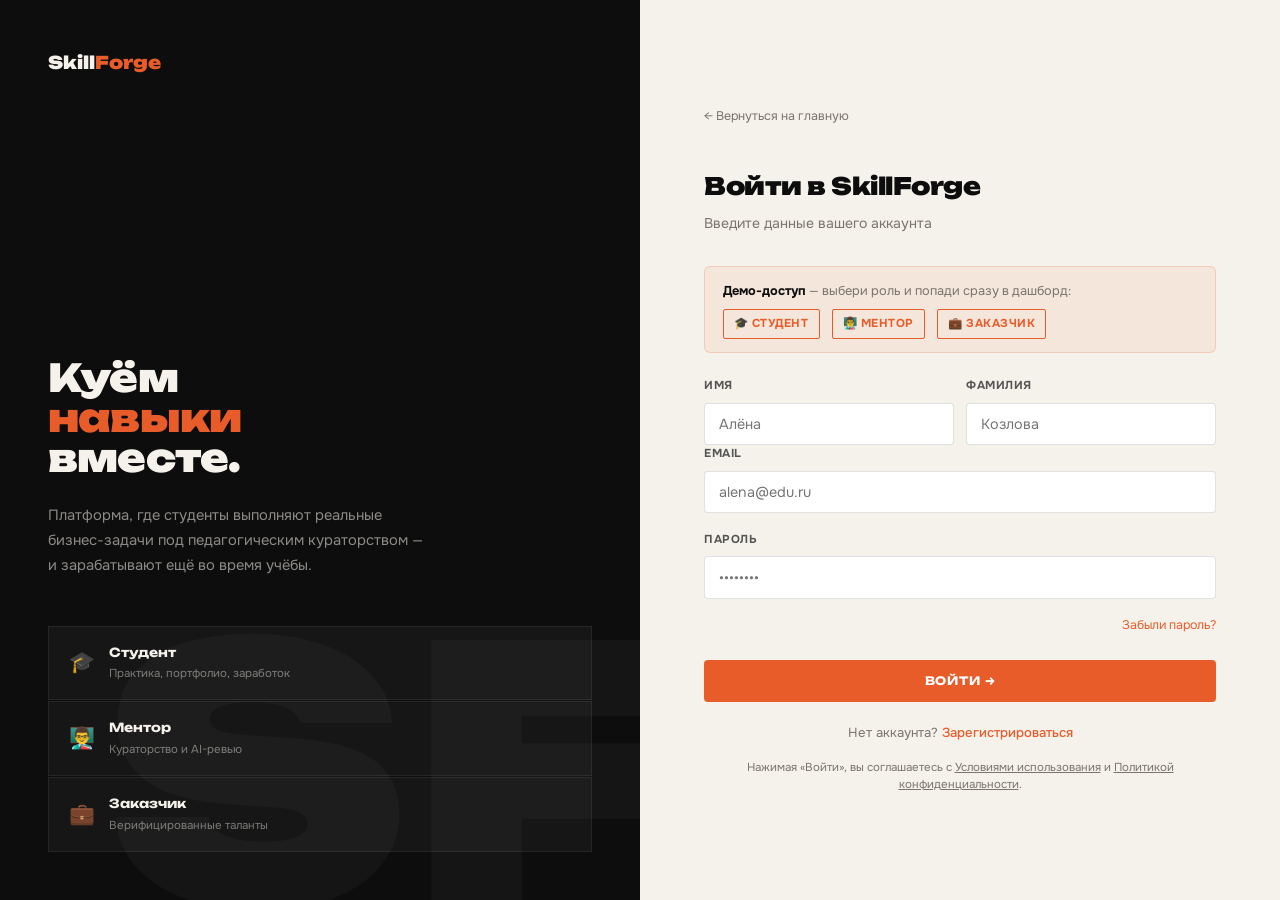
<file: login.html>
<!DOCTYPE html>
<html lang="ru" data-theme="light">
<head>
<meta charset="UTF-8">
<meta name="viewport" content="width=device-width, initial-scale=1.0">
<title>Войти — SkillForge</title>
<link rel="stylesheet" href="landing.css">
<style>
body { min-height: 100vh; display: flex; flex-direction: column; }
.login-wrap {
  flex: 1; display: grid; grid-template-columns: 1fr 1fr; min-height: 100vh;
}
/* Left: brand panel */
.login-brand {
  background: var(--ink); color: var(--paper);
  display: flex; flex-direction: column;
  padding: 3rem;
  position: relative; overflow: hidden;
}
.login-brand::before {
  content: 'SF'; font-family: var(--font-d);
  font-size: 22rem; font-weight: 900; color: rgba(255,255,255,0.03);
  position: absolute; right: -3rem; bottom: -3rem; line-height: 1;
  pointer-events: none;
}
.brand-logo {
  font-family: var(--font-d); font-weight: 900; font-size: 1.1rem;
  margin-bottom: auto;
}
.brand-logo span { color: var(--forge); }
.brand-title {
  font-family: var(--font-d);
  font-size: clamp(1.8rem, 3vw, 2.8rem);
  font-weight: 900; line-height: 1.05; letter-spacing: -0.02em;
  margin-bottom: 1.5rem;
}
.brand-title em { color: var(--forge); font-style: normal; }
.brand-desc { font-size: 0.92rem; color: rgba(245,242,235,0.55); line-height: 1.7; max-width: 380px; margin-bottom: 3rem; }
.brand-roles { display: flex; flex-direction: column; gap: 1px; }
.brand-role {
  display: flex; align-items: center; gap: 0.85rem;
  padding: 1rem 1.25rem;
  background: rgba(255,255,255,0.04);
  border: 1px solid rgba(255,255,255,0.07);
  transition: background 0.15s;
}
.brand-role:hover { background: rgba(255,255,255,0.07); }
.role-icon { font-size: 1.3rem; flex-shrink: 0; }
.role-name { font-family: var(--font-d); font-size: 0.78rem; font-weight: 700; margin-bottom: 0.15rem; }
.role-desc { font-size: 0.72rem; color: rgba(245,242,235,0.45); }

/* Right: form panel */
.login-form-wrap {
  display: flex; flex-direction: column; justify-content: center;
  padding: 3rem 4rem; background: var(--paper);
}
.lf-back {
  font-size: 0.78rem; color: var(--muted); margin-bottom: 2.5rem;
  display: flex; align-items: center; gap: 0.4rem;
  transition: color 0.15s; cursor: pointer; width: fit-content;
}
.lf-back:hover { color: var(--ink); }
.lf-header { margin-bottom: 2rem; }
.lf-title { font-family: var(--font-d); font-size: 1.5rem; font-weight: 900; letter-spacing: -0.02em; margin-bottom: 0.4rem; }
.lf-sub   { font-size: 0.88rem; color: var(--muted); }

/* Role selector */
.role-tabs { display: grid; grid-template-columns: repeat(3, 1fr); gap: 0.5rem; margin-bottom: 1.75rem; }
.role-tab {
  display: flex; flex-direction: column; align-items: center; gap: 0.35rem;
  padding: 0.9rem 0.5rem; border: 1.5px solid rgba(13,13,13,0.10);
  border-radius: 6px; cursor: pointer; transition: all 0.15s;
  background: white; text-align: center;
}
.role-tab:hover { border-color: var(--forge); }
.role-tab.selected { border-color: var(--forge); background: rgba(232,92,42,0.05); }
.role-tab-icon { font-size: 1.4rem; }
.role-tab-label { font-family: var(--font-d); font-size: 0.6rem; font-weight: 700; letter-spacing: 0.04em; text-transform: uppercase; color: var(--ink); }

/* Form */
.lf-group { margin-bottom: 1.1rem; }
.lf-label { display: block; font-size: 0.72rem; font-weight: 700; letter-spacing: 0.05em; text-transform: uppercase; color: #555; margin-bottom: 0.45rem; }
.lf-input {
  width: 100%; padding: 0.7rem 0.9rem;
  font-family: var(--font-b); font-size: 0.9rem; color: var(--ink);
  background: white; border: 1.5px solid rgba(13,13,13,0.12);
  border-radius: 4px; outline: none;
  transition: border-color 0.15s, box-shadow 0.15s;
}
.lf-input:focus { border-color: var(--forge); box-shadow: 0 0 0 3px rgba(232,92,42,0.10); }
.lf-submit {
  width: 100%; padding: 0.85rem;
  font-family: var(--font-d); font-size: 0.72rem; font-weight: 700;
  letter-spacing: 0.07em; text-transform: uppercase;
  background: var(--forge); color: white; border: none;
  border-radius: 4px; cursor: pointer; margin-top: 0.5rem;
  transition: background 0.15s, transform 0.12s;
}
.lf-submit:hover { background: #d14e20; transform: translateY(-1px); }
.lf-divider { display: flex; align-items: center; gap: 0.75rem; margin: 1.25rem 0; color: var(--muted); font-size: 0.78rem; }
.lf-divider::before, .lf-divider::after { content: ''; flex: 1; height: 1px; background: rgba(13,13,13,0.10); }
.lf-toggle { text-align: center; font-size: 0.82rem; color: var(--muted); margin-top: 1.25rem; }
.lf-toggle a { color: var(--forge); font-weight: 500; }
.lf-legal { font-size: 0.72rem; color: var(--muted); line-height: 1.5; margin-top: 1rem; text-align: center; }
.lf-legal a { color: var(--muted); text-decoration: underline; }

/* Register extras */
.reg-extra { display: none; }
.reg-extra.show { display: block; }
.form-row-2 { display: grid; grid-template-columns: 1fr 1fr; gap: 0.75rem; }

/* Demo link bar */
.demo-bar {
  background: rgba(232,92,42,0.08); border: 1px solid rgba(232,92,42,0.2);
  border-radius: 6px; padding: 0.85rem 1.1rem; margin-bottom: 1.5rem;
  font-size: 0.8rem; color: var(--muted);
}
.demo-bar strong { color: var(--ink); }
.demo-links { display: flex; gap: 0.75rem; margin-top: 0.5rem; flex-wrap: wrap; }
.demo-link {
  font-size: 0.72rem; font-weight: 700; letter-spacing: 0.04em;
  text-transform: uppercase; color: var(--forge); cursor: pointer;
  padding: 0.28rem 0.65rem; border: 1px solid var(--forge);
  border-radius: 2px; transition: all 0.15s; text-decoration: none;
}
.demo-link:hover { background: var(--forge); color: white; }

@media (max-width: 768px) {
  .login-wrap { grid-template-columns: 1fr; }
  .login-brand { display: none; }
  .login-form-wrap { padding: 2rem 1.5rem; }
}
</style>
</head>
<body>

<div class="login-wrap">
  <!-- Left brand panel -->
  <div class="login-brand">
    <div class="brand-logo">Skill<span>Forge</span></div>
    <div>
      <h1 class="brand-title">Куём<br><em>навыки</em><br>вместе.</h1>
      <p class="brand-desc">Платформа, где студенты выполняют реальные бизнес-задачи под педагогическим кураторством — и зарабатывают ещё во время учёбы.</p>
      <div class="brand-roles">
        <div class="brand-role">
          <div class="role-icon">🎓</div>
          <div><div class="role-name">Студент</div><div class="role-desc">Практика, портфолио, заработок</div></div>
        </div>
        <div class="brand-role">
          <div class="role-icon">👨‍🏫</div>
          <div><div class="role-name">Ментор</div><div class="role-desc">Кураторство и AI-ревью</div></div>
        </div>
        <div class="brand-role">
          <div class="role-icon">💼</div>
          <div><div class="role-name">Заказчик</div><div class="role-desc">Верифицированные таланты</div></div>
        </div>
      </div>
    </div>
  </div>

  <!-- Right form -->
  <div class="login-form-wrap">
    <a href="index.html" class="lf-back">← Вернуться на главную</a>

    <div class="lf-header">
      <h2 class="lf-title" id="formTitle">Войти в SkillForge</h2>
      <p class="lf-sub" id="formSub">Введите данные вашего аккаунта</p>
    </div>

    <!-- Demo shortcut bar -->
    <div class="demo-bar">
      <strong>Демо-доступ</strong> — выбери роль и попади сразу в дашборд:
      <div class="demo-links">
        <a href="dashboard-student.html" class="demo-link">🎓 Студент</a>
        <a href="dashboard-mentor.html"  class="demo-link">👨‍🏫 Ментор</a>
        <a href="dashboard-business.html" class="demo-link">💼 Заказчик</a>
      </div>
    </div>

    <!-- Role tabs (for register) -->
    <div class="role-tabs reg-extra" id="roleTabs">
      <div class="role-tab selected" onclick="selectRole(this,'Студент')">
        <span class="role-tab-icon">🎓</span>
        <span class="role-tab-label">Студент</span>
      </div>
      <div class="role-tab" onclick="selectRole(this,'Ментор')">
        <span class="role-tab-icon">👨‍🏫</span>
        <span class="role-tab-label">Ментор</span>
      </div>
      <div class="role-tab" onclick="selectRole(this,'Заказчик')">
        <span class="role-tab-icon">💼</span>
        <span class="role-tab-label">Заказчик</span>
      </div>
    </div>

    <!-- Form -->
    <form onsubmit="handleSubmit(event)">
      <!-- Register extras -->
      <div class="form-row-2 reg-extra" id="nameFields">
        <div class="lf-group" style="margin-bottom:0;">
          <label class="lf-label">Имя</label>
          <input class="lf-input" type="text" placeholder="Алёна">
        </div>
        <div class="lf-group" style="margin-bottom:0;">
          <label class="lf-label">Фамилия</label>
          <input class="lf-input" type="text" placeholder="Козлова">
        </div>
      </div>
      <div style="height:0.85rem;" class="reg-extra"></div>

      <div class="lf-group">
        <label class="lf-label">Email</label>
        <input class="lf-input" type="email" placeholder="alena@edu.ru" required>
      </div>
      <div class="lf-group">
        <label class="lf-label">Пароль</label>
        <input class="lf-input" type="password" placeholder="••••••••" required>
      </div>

      <!-- Register: university -->
      <div class="lf-group reg-extra" id="uniField">
        <label class="lf-label">Учебное заведение / организация</label>
        <input class="lf-input" type="text" placeholder="Колледж дизайна №10 или ООО «ТехКафе»">
      </div>

      <div style="display:flex;justify-content:flex-end;margin-bottom:1rem;" id="forgotLink">
        <a href="#" style="font-size:0.78rem;color:var(--forge);">Забыли пароль?</a>
      </div>

      <button type="submit" class="lf-submit" id="submitBtn">Войти →</button>
    </form>

    <div class="lf-toggle" id="toggleLink">
      Нет аккаунта? <a href="#" onclick="toggleMode(event)">Зарегистрироваться</a>
    </div>
    <p class="lf-legal">Нажимая «Войти», вы соглашаетесь с <a href="#">Условиями использования</a> и <a href="#">Политикой конфиденциальности</a>.</p>
  </div>
</div>

<script>
let isRegister = false;
let selectedRole = 'Студент';

function toggleMode(e) {
  e.preventDefault();
  isRegister = !isRegister;
  const title   = document.getElementById('formTitle');
  const sub     = document.getElementById('formSub');
  const btn     = document.getElementById('submitBtn');
  const toggle  = document.getElementById('toggleLink');
  const forgot  = document.getElementById('forgotLink');
  const extras  = document.querySelectorAll('.reg-extra');

  if (isRegister) {
    title.textContent  = 'Создать аккаунт';
    sub.textContent    = 'Выберите роль и заполните данные';
    btn.textContent    = 'Зарегистрироваться →';
    toggle.innerHTML   = 'Уже есть аккаунт? <a href="#" onclick="toggleMode(event)">Войти</a>';
    forgot.style.display = 'none';
    extras.forEach(el => el.classList.add('show'));
  } else {
    title.textContent  = 'Войти в SkillForge';
    sub.textContent    = 'Введите данные вашего аккаунта';
    btn.textContent    = 'Войти →';
    toggle.innerHTML   = 'Нет аккаунта? <a href="#" onclick="toggleMode(event)">Зарегистрироваться</a>';
    forgot.style.display = 'flex';
    extras.forEach(el => el.classList.remove('show'));
  }
}

function selectRole(el, role) {
  selectedRole = role;
  document.querySelectorAll('.role-tab').forEach(t => t.classList.remove('selected'));
  el.classList.add('selected');
}

function handleSubmit(e) {
  e.preventDefault();
  const destinations = {
    'Студент':   'dashboard-student.html',
    'Ментор':    'dashboard-mentor.html',
    'Заказчик':  'dashboard-business.html'
  };
  window.location.href = destinations[selectedRole] || 'dashboard-student.html';
}
</script>
</body>
</html>
</file>
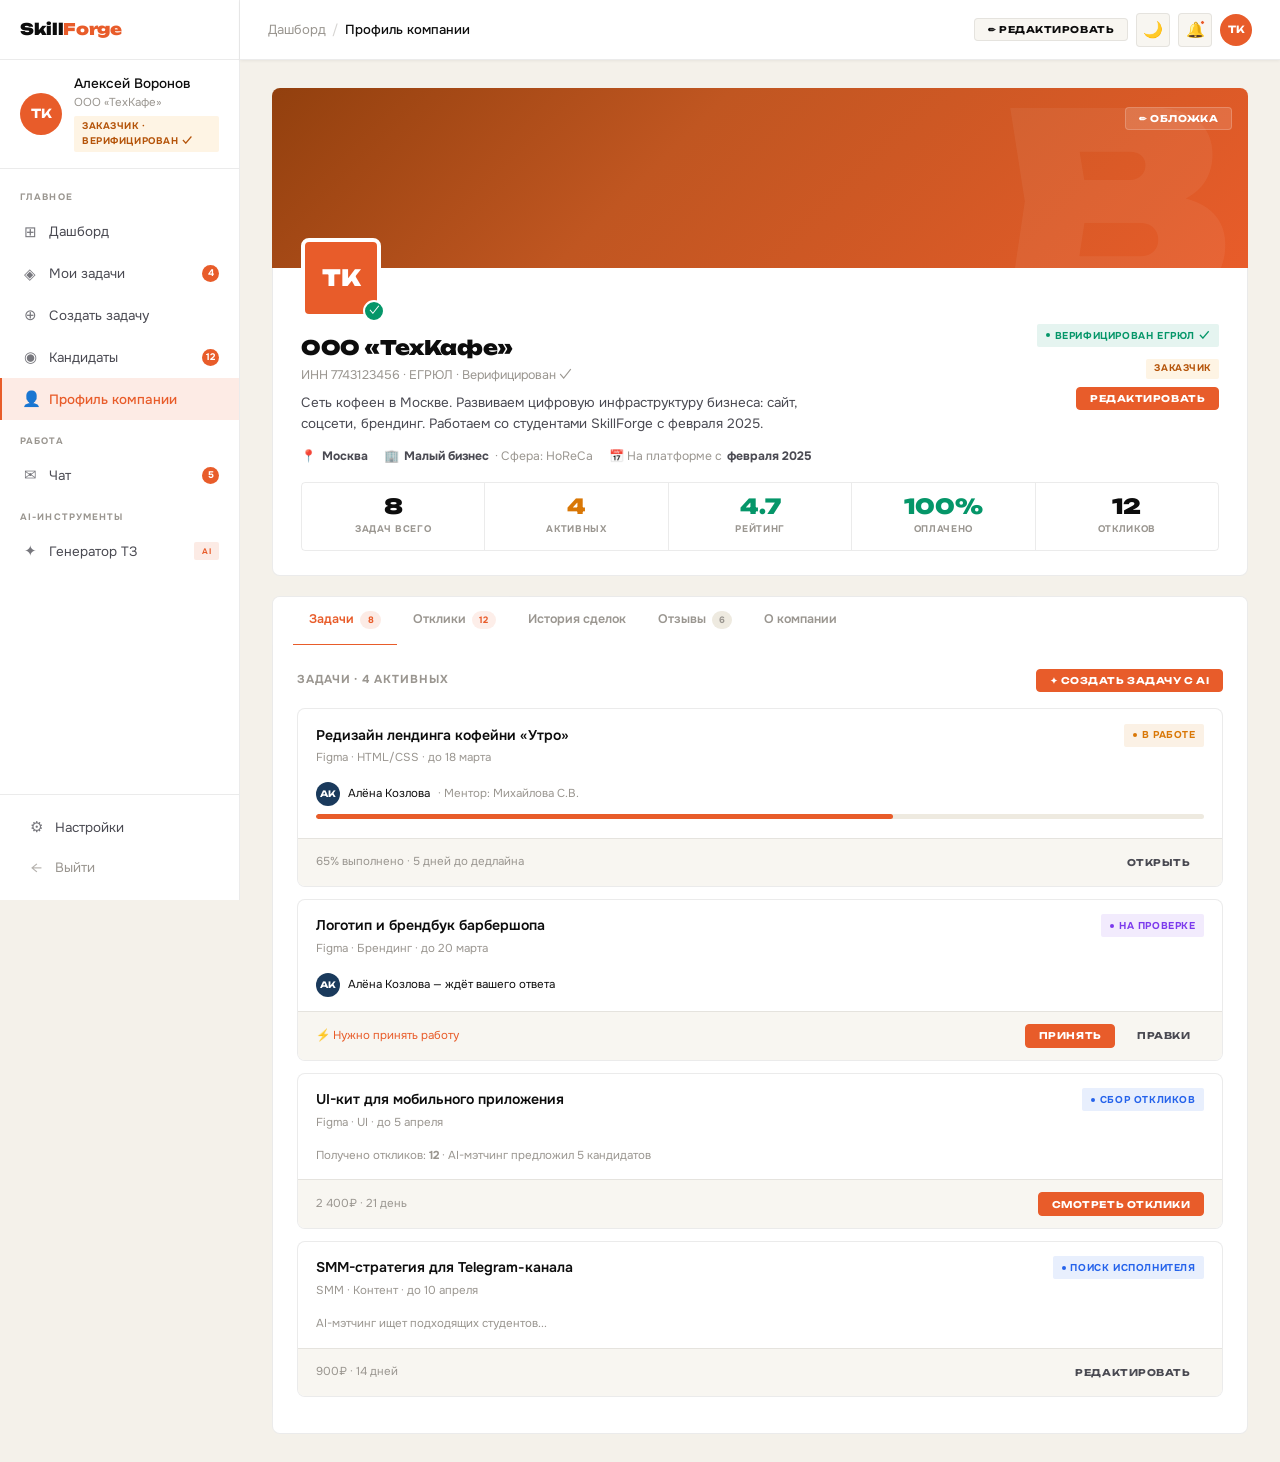
<file: profile-business.html>
<!DOCTYPE html>
<html lang="ru" data-theme="light">
<head>
<meta charset="UTF-8">
<meta name="viewport" content="width=device-width, initial-scale=1.0">
<title>Профиль заказчика — SkillForge</title>
<link rel="stylesheet" href="style.css">
<style>
.sk-page{display:none;}.sk-page.active{display:block;}
.main-page{opacity:0;transition:opacity 0.35s;}.main-page.loaded{opacity:1;}

.profile-cover{height:180px;background:linear-gradient(135deg,#92400e 0%,#c05621 40%,#e85c2a 100%);position:relative;overflow:hidden;border-radius:var(--radius-md) var(--radius-md) 0 0;}
.profile-cover::before{content:'B';font-family:var(--font-display);font-size:16rem;font-weight:900;color:rgba(255,255,255,0.06);position:absolute;right:1rem;bottom:-4rem;line-height:1;}
.profile-hero{background:var(--bg-surface);border:1px solid var(--border);border-top:none;border-radius:0 0 var(--radius-md) var(--radius-md);padding:0 1.75rem 1.5rem;margin-bottom:1.25rem;}
.profile-avatar-wrap{position:relative;display:inline-block;margin-top:-40px;margin-bottom:0.85rem;}
.profile-avatar{width:80px;height:80px;border-radius:var(--radius-md);background:var(--forge);border:4px solid var(--bg-surface);display:flex;align-items:center;justify-content:center;font-family:var(--font-display);font-weight:900;font-size:1.4rem;color:#fff;}
.verified-badge{position:absolute;bottom:-4px;right:-4px;width:22px;height:22px;border-radius:50%;background:var(--status-done);border:2px solid var(--bg-surface);display:flex;align-items:center;justify-content:center;font-size:0.65rem;color:#fff;}
.profile-meta-row{display:flex;align-items:flex-start;justify-content:space-between;gap:1rem;flex-wrap:wrap;}
.profile-name{font-family:var(--font-display);font-size:1.25rem;font-weight:900;letter-spacing:-0.02em;margin-bottom:0.15rem;}
.profile-handle{font-size:0.78rem;color:var(--text-muted);margin-bottom:0.45rem;}
.profile-bio{font-size:0.84rem;color:var(--text-secondary);max-width:500px;line-height:1.55;margin-bottom:0.75rem;}
.profile-info-row{display:flex;flex-wrap:wrap;gap:1rem;}
.profile-info-item{display:flex;align-items:center;gap:0.35rem;font-size:0.76rem;color:var(--text-muted);}
.profile-info-item strong{color:var(--text-secondary);}
.profile-stats-row{display:flex;gap:0;border:1px solid var(--border);border-radius:var(--radius-sm);overflow:hidden;margin-top:1rem;}
.profile-stat{flex:1;text-align:center;padding:0.8rem 0.5rem;border-right:1px solid var(--border);transition:background var(--transition);}
.profile-stat:last-child{border-right:none;}
.profile-stat:hover{background:var(--bg-raised);}
.profile-stat-val{font-family:var(--font-display);font-size:1.3rem;font-weight:900;line-height:1;}
.profile-stat-label{font-size:0.6rem;font-weight:700;letter-spacing:0.07em;text-transform:uppercase;color:var(--text-muted);margin-top:0.3rem;}

.profile-tabs{display:flex;background:var(--bg-surface);border:1px solid var(--border);border-bottom:none;border-radius:var(--radius-md) var(--radius-md) 0 0;padding:0 1.25rem;overflow-x:auto;scrollbar-width:none;}
.profile-tabs::-webkit-scrollbar{display:none;}
.ptab{font-size:0.78rem;font-weight:600;padding:0.85rem 1rem;color:var(--text-muted);border-bottom:2px solid transparent;cursor:pointer;transition:all var(--transition);white-space:nowrap;margin-bottom:-1px;display:flex;align-items:center;gap:0.4rem;}
.ptab:hover{color:var(--text-primary);}
.ptab.active{color:var(--forge);border-bottom-color:var(--forge);}
.ptab-count{font-size:0.58rem;font-weight:700;background:var(--bg-overlay);color:var(--text-muted);padding:0.1rem 0.45rem;border-radius:9px;}
.ptab.active .ptab-count{background:var(--forge-dim);color:var(--forge);}
.tab-panel{display:none;}.tab-panel.active{display:block;}
.tab-body{background:var(--bg-surface);border:1px solid var(--border);border-top:none;border-radius:0 0 var(--radius-md) var(--radius-md);padding:1.5rem;}

.task-pub-card{border:1px solid var(--border);border-radius:var(--radius-md);overflow:hidden;transition:all var(--transition);background:var(--bg-surface);margin-bottom:0.75rem;}
.task-pub-card:hover{border-color:var(--forge-border);box-shadow:var(--shadow-sm);}
.task-pub-header{padding:0.9rem 1.1rem;display:flex;align-items:flex-start;justify-content:space-between;gap:0.75rem;}
.task-pub-body{padding:0 1.1rem 0.9rem;}
.task-pub-title{font-size:0.88rem;font-weight:600;margin-bottom:0.2rem;}
.task-pub-meta{font-size:0.72rem;color:var(--text-muted);}
.task-pub-footer{padding:0.75rem 1.1rem;border-top:1px solid var(--border);display:flex;align-items:center;justify-content:space-between;background:var(--bg-raised);}

.applicant-card{display:flex;align-items:center;gap:0.85rem;padding:0.9rem 1.25rem;border-bottom:1px solid var(--border);transition:background var(--transition);}
.applicant-card:last-child{border-bottom:none;}
.applicant-card:hover{background:var(--bg-raised);}
.match-badge{font-family:var(--font-display);font-size:0.85rem;font-weight:900;}

.modal-overlay{display:none;position:fixed;inset:0;background:rgba(0,0,0,0.5);z-index:200;align-items:center;justify-content:center;}
.modal-overlay.open{display:flex;}
.modal{background:var(--bg-surface);border:1px solid var(--border);border-radius:var(--radius-lg);width:100%;max-width:500px;max-height:90vh;overflow-y:auto;box-shadow:var(--shadow-lg);}
.modal-header{padding:1.1rem 1.4rem;border-bottom:1px solid var(--border);display:flex;align-items:center;justify-content:space-between;}
.modal-title{font-family:var(--font-display);font-size:0.82rem;font-weight:700;}
.modal-close{width:26px;height:26px;border-radius:var(--radius-sm);border:1px solid var(--border);display:flex;align-items:center;justify-content:center;cursor:pointer;font-size:0.85rem;color:var(--text-muted);}
.modal-close:hover{border-color:var(--border-hover);color:var(--text-primary);}
.modal-body{padding:1.4rem;}

.review-card{padding:1rem 1.2rem;border:1px solid var(--border);border-radius:var(--radius-md);margin-bottom:0.75rem;}
</style>
</head>
<body>
<div class="app-shell">
<aside class="sidebar">
  <div class="sidebar-logo"><a href="index.html">Skill<span>Forge</span></a></div>
  <div class="sidebar-user">
    <div class="user-card">
      <div class="avatar avatar-md av-forge">ТК</div>
      <div><div class="user-name">Алексей Воронов</div><div class="user-org">ООО «ТехКафе»</div><span class="user-role-badge badge-business">Заказчик · Верифицирован ✓</span></div>
    </div>
  </div>
  <nav class="sidebar-nav">
    <div class="nav-section-label">Главное</div>
    <a href="dashboard-business.html" class="nav-item"><span class="nav-icon">⊞</span> Дашборд</a>
    <a href="#" class="nav-item"><span class="nav-icon">◈</span> Мои задачи <span class="nav-badge">4</span></a>
    <a href="#" class="nav-item"><span class="nav-icon">⊕</span> Создать задачу</a>
    <a href="#" class="nav-item"><span class="nav-icon">◉</span> Кандидаты <span class="nav-badge">12</span></a>
    <a href="profile-business.html" class="nav-item active"><span class="nav-icon">👤</span> Профиль компании</a>
    <div class="nav-section-label">Работа</div>
    <a href="#" class="nav-item"><span class="nav-icon">✉</span> Чат <span class="nav-badge">5</span></a>
    <div class="nav-section-label">AI-инструменты</div>
    <a href="ai-tz.html" class="nav-item"><span class="nav-icon">✦</span> Генератор ТЗ <span class="user-role-badge badge-ai" style="margin-left:auto;margin-top:0;font-size:0.5rem;">AI</span></a>
  </nav>
  <div class="sidebar-bottom">
    <a href="#" class="nav-item"><span class="nav-icon">⚙</span> Настройки</a>
    <a href="index.html" class="nav-item text-muted"><span class="nav-icon">←</span> Выйти</a>
  </div>
</aside>

<header class="topbar">
  <div class="topbar-breadcrumb"><a href="dashboard-business.html">Дашборд</a><span class="topbar-sep">/</span><span class="crumb-active">Профиль компании</span></div>
  <div class="topbar-actions">
    <button class="btn btn-secondary btn-sm" onclick="openEditModal()">✏ Редактировать</button>
    <button class="theme-toggle" onclick="toggleTheme()"><span class="icon-moon">🌙</span><span class="icon-sun">☀️</span></button>
    <button class="icon-btn">🔔<span class="dot"></span></button>
    <div class="avatar avatar-sm av-forge">ТК</div>
  </div>
</header>

<main class="main-content">
  <div class="sk-page active" id="skeleton">
    <div class="skeleton" style="height:180px;border-radius:var(--radius-md) var(--radius-md) 0 0;"></div>
    <div class="skeleton" style="height:180px;border-radius:0 0 var(--radius-md) var(--radius-md);margin-bottom:1rem;"></div>
    <div class="grid-2"><div class="skeleton" style="height:300px;border-radius:var(--radius-md);"></div><div class="skeleton" style="height:300px;border-radius:var(--radius-md);"></div></div>
  </div>

  <div class="main-page" id="mainPage">
    <!-- COVER -->
    <div class="profile-cover">
      <div style="position:absolute;top:1rem;right:1rem;">
        <button class="btn btn-sm" style="background:rgba(255,255,255,0.12);color:#fff;border-color:rgba(255,255,255,0.2);font-size:0.58rem;" onclick="openEditModal()">✏ Обложка</button>
      </div>
    </div>

    <!-- HERO -->
    <div class="profile-hero">
      <div class="profile-meta-row">
        <div style="flex:1;">
          <div class="profile-avatar-wrap">
            <div class="profile-avatar">ТК</div>
            <div class="verified-badge">✓</div>
          </div>
          <div class="profile-name">ООО «ТехКафе»</div>
          <div class="profile-handle">ИНН 7743123456 · ЕГРЮЛ · Верифицирован ✓</div>
          <p class="profile-bio">Сеть кофеен в Москве. Развиваем цифровую инфраструктуру бизнеса: сайт, соцсети, брендинг. Работаем со студентами SkillForge с февраля 2025.</p>
          <div class="profile-info-row">
            <div class="profile-info-item">📍 <strong>Москва</strong></div>
            <div class="profile-info-item">🏢 <strong>Малый бизнес</strong> · Сфера: HoReCa</div>
            <div class="profile-info-item">📅 На платформе с <strong>февраля 2025</strong></div>
          </div>
        </div>
        <div style="flex-shrink:0;display:flex;flex-direction:column;gap:0.5rem;align-items:flex-end;padding-top:3.5rem;">
          <span class="status status-done">Верифицирован ЕГРЮЛ ✓</span>
          <span class="user-role-badge badge-business">Заказчик</span>
          <button class="btn btn-primary btn-sm" onclick="openEditModal()">Редактировать</button>
        </div>
      </div>
      <div class="profile-stats-row">
        <div class="profile-stat"><div class="profile-stat-val">8</div><div class="profile-stat-label">Задач всего</div></div>
        <div class="profile-stat"><div class="profile-stat-val" style="color:var(--status-progress);">4</div><div class="profile-stat-label">Активных</div></div>
        <div class="profile-stat"><div class="profile-stat-val" style="color:var(--status-done);">4.7</div><div class="profile-stat-label">Рейтинг</div></div>
        <div class="profile-stat"><div class="profile-stat-val" style="color:var(--status-done);">100%</div><div class="profile-stat-label">Оплачено</div></div>
        <div class="profile-stat"><div class="profile-stat-val">12</div><div class="profile-stat-label">Откликов</div></div>
      </div>
    </div>

    <!-- TABS -->
    <div class="profile-tabs">
      <div class="ptab active" onclick="switchTab(this,'tasks')">Задачи <span class="ptab-count">8</span></div>
      <div class="ptab" onclick="switchTab(this,'applicants')">Отклики <span class="ptab-count" style="background:rgba(232,92,42,0.1);color:var(--forge);">12</span></div>
      <div class="ptab" onclick="switchTab(this,'history')">История сделок</div>
      <div class="ptab" onclick="switchTab(this,'reviews')">Отзывы <span class="ptab-count">6</span></div>
      <div class="ptab" onclick="switchTab(this,'info')">О компании</div>
    </div>
    <div class="tab-body">

      <!-- TASKS -->
      <div class="tab-panel active" id="tab-tasks">
        <div class="flex justify-between items-center mb-4">
          <div class="text-xs text-muted font-bold" style="letter-spacing:0.08em;text-transform:uppercase;">Задачи · 4 активных</div>
          <a href="ai-tz.html" class="btn btn-primary btn-sm">✦ Создать задачу с AI</a>
        </div>
        <div class="task-pub-card">
          <div class="task-pub-header">
            <div><div class="task-pub-title">Редизайн лендинга кофейни «Утро»</div><div class="task-pub-meta">Figma · HTML/CSS · до 18 марта</div></div>
            <span class="status status-progress">В работе</span>
          </div>
          <div class="task-pub-body">
            <div class="flex items-center gap-2 mb-2"><div class="avatar avatar-xs av-steel">АК</div><span class="text-xs">Алёна Козлова</span><span class="text-xs text-muted">· Ментор: Михайлова С.В.</span></div>
            <div class="progress-bar mb-1"><div class="progress-fill" style="width:65%;"></div></div>
          </div>
          <div class="task-pub-footer"><span class="text-xs text-muted">65% выполнено · 5 дней до дедлайна</span><div class="flex gap-2"><a href="task-detail.html" class="btn btn-ghost btn-sm">Открыть</a></div></div>
        </div>
        <div class="task-pub-card">
          <div class="task-pub-header">
            <div><div class="task-pub-title">Логотип и брендбук барбершопа</div><div class="task-pub-meta">Figma · Брендинг · до 20 марта</div></div>
            <span class="status status-review">На проверке</span>
          </div>
          <div class="task-pub-body"><div class="flex items-center gap-2"><div class="avatar avatar-xs av-steel">АК</div><span class="text-xs">Алёна Козлова — ждёт вашего ответа</span></div></div>
          <div class="task-pub-footer"><span class="text-xs" style="color:var(--forge);">⚡ Нужно принять работу</span><div class="flex gap-2"><button class="btn btn-primary btn-sm">Принять</button><button class="btn btn-ghost btn-sm">Правки</button></div></div>
        </div>
        <div class="task-pub-card">
          <div class="task-pub-header">
            <div><div class="task-pub-title">UI-кит для мобильного приложения</div><div class="task-pub-meta">Figma · UI · до 5 апреля</div></div>
            <span class="status status-new">Сбор откликов</span>
          </div>
          <div class="task-pub-body"><div class="text-xs text-muted">Получено откликов: <strong>12</strong> · AI-мэтчинг предложил 5 кандидатов</div></div>
          <div class="task-pub-footer"><span class="text-xs text-muted">2 400₽ · 21 день</span><div class="flex gap-2"><button class="btn btn-primary btn-sm">Смотреть отклики</button></div></div>
        </div>
        <div class="task-pub-card">
          <div class="task-pub-header">
            <div><div class="task-pub-title">SMM-стратегия для Telegram-канала</div><div class="task-pub-meta">SMM · Контент · до 10 апреля</div></div>
            <span class="status status-new">Поиск исполнителя</span>
          </div>
          <div class="task-pub-body"><div class="text-xs text-muted">AI-мэтчинг ищет подходящих студентов...</div></div>
          <div class="task-pub-footer"><span class="text-xs text-muted">900₽ · 14 дней</span><div class="flex gap-2"><button class="btn btn-ghost btn-sm">Редактировать</button></div></div>
        </div>
      </div>

      <!-- APPLICANTS -->
      <div class="tab-panel" id="tab-applicants">
        <div class="flex justify-between items-center mb-4">
          <div class="text-xs text-muted font-bold" style="letter-spacing:0.08em;text-transform:uppercase;">Отклики · 12 новых</div>
          <span class="text-xs text-muted">AI-совместимость по навыкам</span>
        </div>
        <div class="card" style="box-shadow:none;">
          <div class="card-body-flush">
            <div class="applicant-card">
              <div class="avatar avatar-sm av-purple">МВ</div>
              <div style="flex:1;"><div class="text-sm font-medium">Максим Воронов</div><div class="text-xs text-muted">МГТУ · Frontend · 4 курс · Ментор: Иванов А.В.</div></div>
              <div class="tag-row"><span class="tag tag-blue">React</span><span class="tag tag-forge">Figma</span></div>
              <span class="match-badge" style="color:var(--status-done);">97%</span>
              <button class="btn btn-primary btn-sm">Связаться</button>
            </div>
            <div class="applicant-card">
              <div class="avatar avatar-sm av-steel">ДА</div>
              <div style="flex:1;"><div class="text-sm font-medium">Дарья Антонова</div><div class="text-xs text-muted">Колледж дизайна №10 · 3 курс · Ментор: Михайлова С.В.</div></div>
              <div class="tag-row"><span class="tag tag-forge">Figma</span><span class="tag tag-purple">UX</span></div>
              <span class="match-badge" style="color:var(--status-done);">91%</span>
              <button class="btn btn-secondary btn-sm">Смотреть</button>
            </div>
            <div class="applicant-card">
              <div class="avatar avatar-sm av-teal">КН</div>
              <div style="flex:1;"><div class="text-sm font-medium">Кирилл Никитин</div><div class="text-xs text-muted">СПбГУ · Веб-разработка · 2 курс</div></div>
              <div class="tag-row"><span class="tag tag-blue">HTML/CSS</span><span class="tag tag-green">JS</span></div>
              <span class="match-badge" style="color:var(--status-progress);">78%</span>
              <button class="btn btn-ghost btn-sm">Смотреть</button>
            </div>
          </div>
        </div>
      </div>

      <!-- HISTORY -->
      <div class="tab-panel" id="tab-history">
        <div class="text-xs text-muted font-bold mb-4" style="letter-spacing:0.08em;text-transform:uppercase;">История сделок · 4 завершено</div>
        <div class="table-wrap">
          <table>
            <thead><tr><th>Задача</th><th>Исполнитель</th><th>Стоимость</th><th>Оценка</th><th>Дата</th></tr></thead>
            <tbody>
              <tr><td><div class="text-sm font-medium">Фирменный стиль «Ретро-бар»</div></td><td><div class="flex items-center gap-2"><div class="avatar avatar-xs av-steel">АК</div><span class="text-sm">Козлова А.</span></div></td><td><span class="font-medium" style="color:var(--status-done);">1 200₽</span></td><td><span style="color:var(--spark);">⭐ 5.0</span></td><td><span class="text-xs text-muted">Янв. 2025</span></td></tr>
              <tr><td><div class="text-sm font-medium">Лендинг «Утро v1»</div></td><td><div class="flex items-center gap-2"><div class="avatar avatar-xs av-purple">МВ</div><span class="text-sm">Воронов М.</span></div></td><td><span class="font-medium" style="color:var(--status-done);">800₽</span></td><td><span style="color:var(--spark);">⭐ 4.8</span></td><td><span class="text-xs text-muted">Дек. 2024</span></td></tr>
            </tbody>
          </table>
        </div>
      </div>

      <!-- REVIEWS -->
      <div class="tab-panel" id="tab-reviews">
        <div class="flex justify-between items-center mb-4">
          <div class="text-xs text-muted font-bold" style="letter-spacing:0.08em;text-transform:uppercase;">Отзывы о заказчике</div>
          <div class="flex items-center gap-2"><span style="color:var(--spark);">⭐</span><span class="font-display font-bold" style="font-size:1.1rem;">4.7</span><span class="text-xs text-muted">из 5</span></div>
        </div>
        <div class="review-card">
          <div class="flex items-start justify-between mb-2"><div class="flex items-center gap-2"><div class="avatar avatar-xs av-steel">АК</div><div><div class="text-sm font-medium">Алёна Козлова</div><div class="text-xs text-muted">Студент</div></div></div><div style="color:var(--spark);font-size:0.8rem;">★★★★★</div></div>
          <div class="text-sm text-secondary" style="line-height:1.55;margin-bottom:0.5rem;">Заказчик чёткий — ТЗ сгенерировано через AI, всё понятно с первого прочтения. Оплатил сразу после подтверждения ментора. Рекомендую!</div>
          <div class="text-xs text-muted">Март 2025</div>
        </div>
        <div class="review-card">
          <div class="flex items-start justify-between mb-2"><div class="flex items-center gap-2"><div class="avatar avatar-xs av-purple">МВ</div><div><div class="text-sm font-medium">Максим Воронов</div><div class="text-xs text-muted">Студент</div></div></div><div style="color:var(--spark);font-size:0.8rem;">★★★★☆</div></div>
          <div class="text-sm text-secondary" style="line-height:1.55;margin-bottom:0.5rem;">Хороший заказчик, платит вовремя. Иногда добавляет правки в процессе, но всегда в рамках разумного. Работать приятно.</div>
          <div class="text-xs text-muted">Декабрь 2024</div>
        </div>
      </div>

      <!-- INFO -->
      <div class="tab-panel" id="tab-info">
        <div class="grid-2 gap-4">
          <div>
            <div class="text-xs text-muted font-bold mb-3" style="letter-spacing:0.08em;text-transform:uppercase;">О компании</div>
            <div class="form-group"><label class="form-label">Название организации</label><input type="text" value="ООО «ТехКафе»" readonly style="background:var(--bg-raised);color:var(--text-muted);"></div>
            <div class="form-group"><label class="form-label">ИНН</label><input type="text" value="7743123456" readonly style="background:var(--bg-raised);color:var(--text-muted);"></div>
            <div class="form-group"><label class="form-label">Сфера деятельности</label><input type="text" value="HoReCa / Сеть кофеен" readonly style="background:var(--bg-raised);color:var(--text-muted);"></div>
            <div class="form-hint" style="margin-top:-0.5rem;">Данные верифицированы через ЕГРЮЛ · <span style="color:var(--status-done);">✓ Актуальны</span></div>
          </div>
          <div>
            <div class="text-xs text-muted font-bold mb-3" style="letter-spacing:0.08em;text-transform:uppercase;">Предпочтения по найму</div>
            <div class="form-group"><label class="form-label">Специализации</label>
              <div class="tag-row flex-wrap gap-2 mt-1">
                <span class="tag tag-forge">Дизайн</span>
                <span class="tag tag-blue">Frontend</span>
                <span class="tag tag-purple">UX</span>
                <span class="tag">SMM</span>
              </div>
            </div>
            <div class="form-group mt-3"><label class="form-label">Предпочтительные учебные заведения</label><input type="text" placeholder="Колледж дизайна №10, МГТУ..."></div>
            <div class="form-group"><label class="form-label">Проектная рассылка</label>
              <div class="flex gap-2 items-center">
                <input type="text" placeholder="Введите название колледжа или вуза..." style="flex:1;">
                <button class="btn btn-secondary btn-sm" style="white-space:nowrap;">Добавить</button>
              </div>
              <div class="form-hint">Ваши задачи будут отправляться напрямую студентам этого заведения</div>
            </div>
          </div>
        </div>
      </div>

    </div><!-- tab-body -->
  </div>
</main>

<nav class="bottom-nav">
  <div class="bn-item" onclick="location.href='dashboard-business.html'"><span class="bn-icon">⊞</span><span class="bn-label">Главная</span></div>
  <div class="bn-item"><span class="bn-icon">◈</span><span class="bn-label">Задачи</span><span class="bn-badge">4</span></div>
  <div class="bn-item"><span class="bn-icon">⊕</span><span class="bn-label">Создать</span></div>
  <div class="bn-item"><span class="bn-icon">✉</span><span class="bn-label">Чат</span><span class="bn-badge">5</span></div>
  <div class="bn-item active"><span class="bn-icon">👤</span><span class="bn-label">Профиль</span></div>
</nav>
</div>

<div class="modal-overlay" id="editModal" onclick="if(event.target===this)closeEditModal()">
  <div class="modal">
    <div class="modal-header"><span class="modal-title">Редактировать профиль компании</span><button class="modal-close" onclick="closeEditModal()">✕</button></div>
    <div class="modal-body">
      <div class="form-group"><label class="form-label">Название компании</label><input type="text" value="ООО «ТехКафе»"></div>
      <div class="form-group"><label class="form-label">Сфера деятельности</label><input type="text" value="HoReCa / Сеть кофеен"></div>
      <div class="form-group"><label class="form-label">О компании</label><textarea rows="3">Сеть кофеен в Москве. Развиваем цифровую инфраструктуру бизнеса: сайт, соцсети, брендинг.</textarea></div>
      <div class="form-group"><label class="form-label">Город</label><input type="text" value="Москва"></div>
      <div class="form-group"><label class="form-label">Контактный email</label><input type="email" value="info@techcafe.ru"></div>
      <div class="flex gap-3"><button class="btn btn-primary" onclick="closeEditModal()">Сохранить</button><button class="btn btn-ghost" onclick="closeEditModal()">Отмена</button></div>
    </div>
  </div>
</div>

<script>
(function(){const s=localStorage.getItem('sf-theme')||'light';document.documentElement.setAttribute('data-theme',s);})();
function toggleTheme(){const h=document.documentElement;const n=h.getAttribute('data-theme')==='dark'?'light':'dark';h.setAttribute('data-theme',n);localStorage.setItem('sf-theme',n);}
window.addEventListener('DOMContentLoaded',()=>{setTimeout(()=>{document.getElementById('skeleton').classList.remove('active');document.getElementById('mainPage').classList.add('loaded');},700);});
function switchTab(el,id){document.querySelectorAll('.ptab').forEach(t=>t.classList.remove('active'));document.querySelectorAll('.tab-panel').forEach(p=>p.classList.remove('active'));el.classList.add('active');document.getElementById('tab-'+id).classList.add('active');}
function openEditModal(){document.getElementById('editModal').classList.add('open');}
function closeEditModal(){document.getElementById('editModal').classList.remove('open');}
</script>
</body>
</html>
</file>
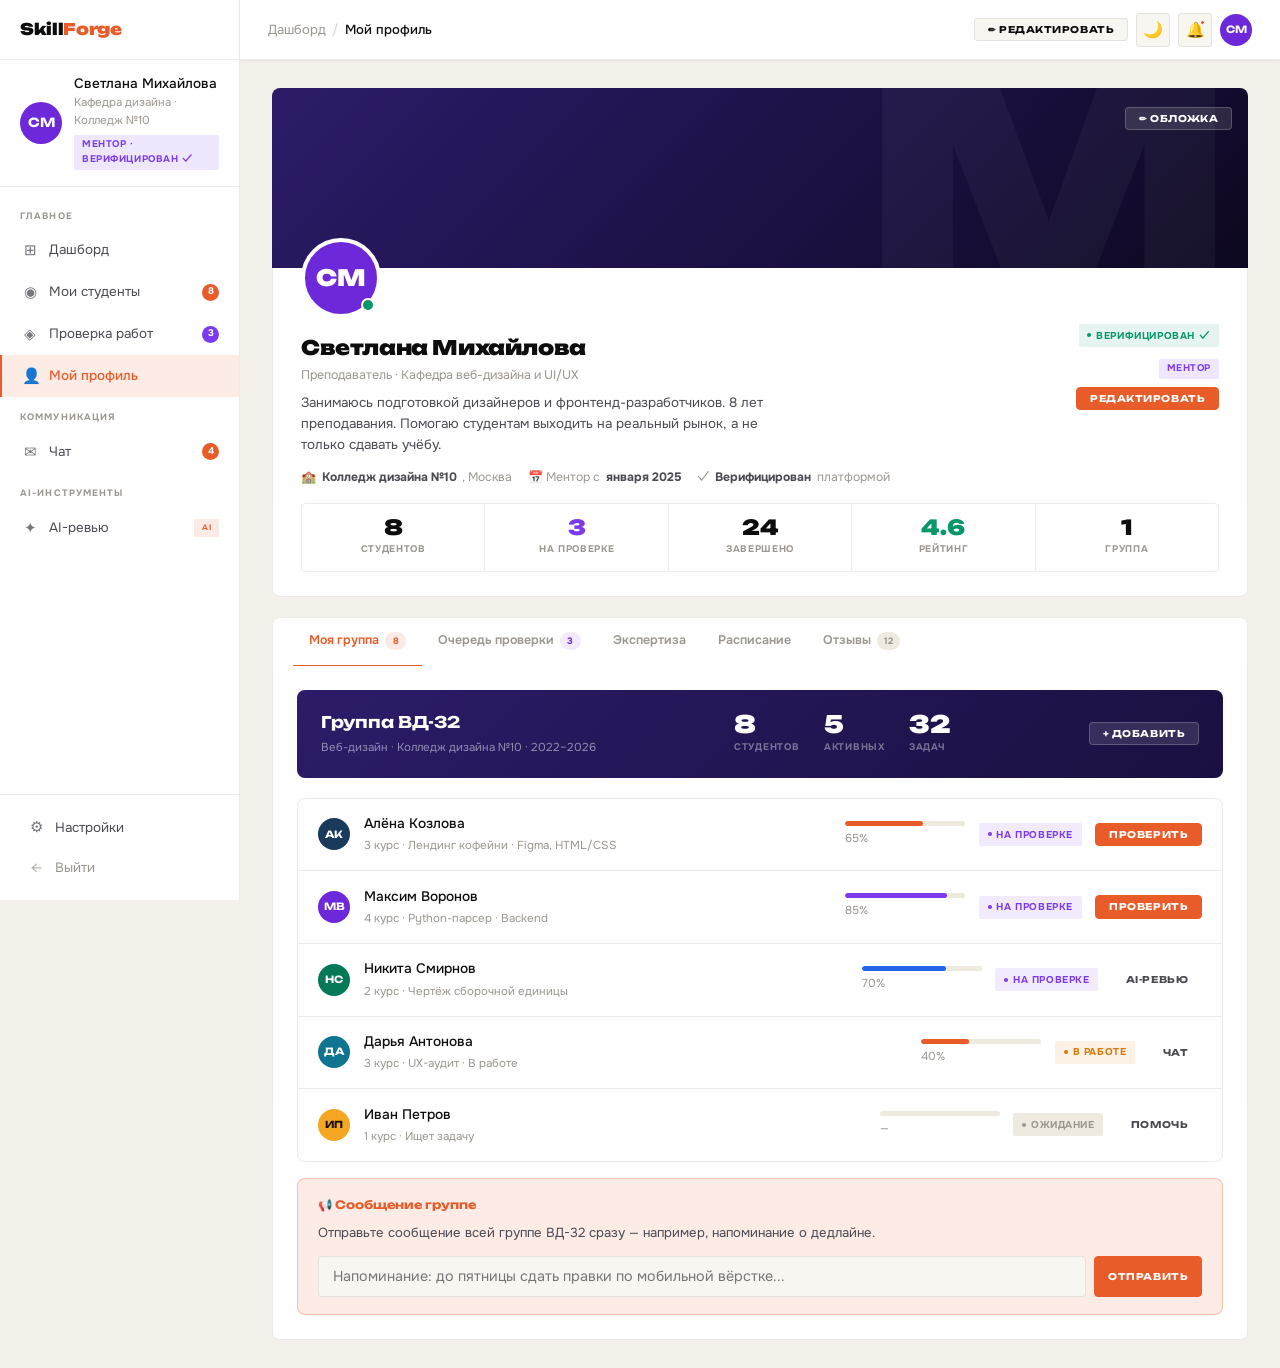
<file: profile-mentor.html>
<!DOCTYPE html>
<html lang="ru" data-theme="light">
<head>
<meta charset="UTF-8">
<meta name="viewport" content="width=device-width, initial-scale=1.0">
<title>Профиль ментора — SkillForge</title>
<link rel="stylesheet" href="style.css">
<style>
.sk-page{display:none;}.sk-page.active{display:block;}
.main-page{opacity:0;transition:opacity 0.35s;}.main-page.loaded{opacity:1;}

.profile-cover{height:180px;background:linear-gradient(135deg,#2d1b69 0%,#1a1040 60%,#0d0820 100%);position:relative;overflow:hidden;border-radius:var(--radius-md) var(--radius-md) 0 0;}
.profile-cover::before{content:'М';font-family:var(--font-display);font-size:18rem;font-weight:900;color:rgba(255,255,255,0.04);position:absolute;right:1rem;bottom:-4rem;line-height:1;}
.profile-hero{background:var(--bg-surface);border:1px solid var(--border);border-top:none;border-radius:0 0 var(--radius-md) var(--radius-md);padding:0 1.75rem 1.5rem;margin-bottom:1.25rem;}
.profile-avatar-wrap{position:relative;display:inline-block;margin-top:-40px;margin-bottom:0.85rem;}
.profile-avatar{width:80px;height:80px;border-radius:50%;background:#6d28d9;border:4px solid var(--bg-surface);display:flex;align-items:center;justify-content:center;font-family:var(--font-display);font-weight:900;font-size:1.4rem;color:#fff;}
.profile-online-dot{position:absolute;bottom:6px;right:6px;width:14px;height:14px;border-radius:50%;background:var(--status-done);border:2.5px solid var(--bg-surface);}
.profile-meta-row{display:flex;align-items:flex-start;justify-content:space-between;gap:1rem;flex-wrap:wrap;}
.profile-name{font-family:var(--font-display);font-size:1.25rem;font-weight:900;letter-spacing:-0.02em;margin-bottom:0.15rem;}
.profile-handle{font-size:0.78rem;color:var(--text-muted);margin-bottom:0.45rem;}
.profile-bio{font-size:0.84rem;color:var(--text-secondary);max-width:500px;line-height:1.55;margin-bottom:0.75rem;}
.profile-info-row{display:flex;flex-wrap:wrap;gap:1rem;}
.profile-info-item{display:flex;align-items:center;gap:0.35rem;font-size:0.76rem;color:var(--text-muted);}
.profile-info-item strong{color:var(--text-secondary);}
.profile-stats-row{display:flex;gap:0;border:1px solid var(--border);border-radius:var(--radius-sm);overflow:hidden;margin-top:1rem;}
.profile-stat{flex:1;text-align:center;padding:0.8rem 0.5rem;border-right:1px solid var(--border);transition:background var(--transition);}
.profile-stat:last-child{border-right:none;}
.profile-stat:hover{background:var(--bg-raised);}
.profile-stat-val{font-family:var(--font-display);font-size:1.3rem;font-weight:900;line-height:1;}
.profile-stat-label{font-size:0.6rem;font-weight:700;letter-spacing:0.07em;text-transform:uppercase;color:var(--text-muted);margin-top:0.3rem;}

.profile-tabs{display:flex;background:var(--bg-surface);border:1px solid var(--border);border-bottom:none;border-radius:var(--radius-md) var(--radius-md) 0 0;padding:0 1.25rem;overflow-x:auto;scrollbar-width:none;}
.profile-tabs::-webkit-scrollbar{display:none;}
.ptab{font-size:0.78rem;font-weight:600;padding:0.85rem 1rem;color:var(--text-muted);border-bottom:2px solid transparent;cursor:pointer;transition:all var(--transition);white-space:nowrap;margin-bottom:-1px;display:flex;align-items:center;gap:0.4rem;}
.ptab:hover{color:var(--text-primary);}
.ptab.active{color:var(--forge);border-bottom-color:var(--forge);}
.ptab-count{font-size:0.58rem;font-weight:700;background:var(--bg-overlay);color:var(--text-muted);padding:0.1rem 0.45rem;border-radius:9px;}
.ptab.active .ptab-count{background:var(--forge-dim);color:var(--forge);}
.tab-panel{display:none;}.tab-panel.active{display:block;}
.tab-body{background:var(--bg-surface);border:1px solid var(--border);border-top:none;border-radius:0 0 var(--radius-md) var(--radius-md);padding:1.5rem;}

/* GROUP SYSTEM */
.group-header{background:linear-gradient(135deg,#2d1b69,#1a1040);border-radius:var(--radius-md);padding:1.25rem 1.5rem;color:#fff;margin-bottom:1.25rem;display:flex;align-items:center;justify-content:space-between;gap:1rem;}
.group-name{font-family:var(--font-display);font-size:1rem;font-weight:700;margin-bottom:0.25rem;}
.group-meta{font-size:0.72rem;color:rgba(255,255,255,0.5);}
.group-stats{display:flex;gap:1.5rem;}
.group-stat-val{font-family:var(--font-display);font-size:1.5rem;font-weight:900;line-height:1;color:#fff;}
.group-stat-label{font-size:0.6rem;font-weight:700;letter-spacing:0.08em;text-transform:uppercase;color:rgba(255,255,255,0.4);margin-top:0.2rem;}

.student-card{display:flex;align-items:center;gap:0.85rem;padding:0.9rem 1.25rem;border-bottom:1px solid var(--border);transition:background var(--transition);cursor:pointer;}
.student-card:last-child{border-bottom:none;}
.student-card:hover{background:var(--bg-raised);}
.student-card-info{flex:1;}
.student-card-name{font-size:0.86rem;font-weight:500;margin-bottom:0.15rem;}
.student-card-meta{font-size:0.72rem;color:var(--text-muted);}
.student-card-progress{display:flex;align-items:center;gap:0.75rem;min-width:120px;}

/* AI REVIEW QUEUE */
.review-queue-item{padding:1rem 1.25rem;border-bottom:1px solid var(--border);}
.review-queue-item:last-child{border-bottom:none;}
.rq-header{display:flex;align-items:center;justify-content:space-between;gap:0.75rem;margin-bottom:0.75rem;}
.rq-ai-block{background:var(--bg-raised);border-radius:var(--radius-sm);padding:0.75rem;border-left:2px solid var(--forge-border);}
.rq-ai-row{display:flex;align-items:flex-start;gap:0.5rem;font-size:0.78rem;padding:0.2rem 0;}
.rq-icon-ok{color:var(--status-done);flex-shrink:0;}
.rq-icon-warn{color:var(--status-progress);flex-shrink:0;}
.rq-icon-info{color:var(--status-new);flex-shrink:0;}

/* SCHEDULE */
.schedule-item{display:flex;gap:1rem;padding:0.85rem 0;border-bottom:1px solid var(--border);align-items:flex-start;}
.schedule-item:last-child{border-bottom:none;}
.schedule-date{min-width:60px;text-align:center;padding:0.5rem;background:var(--bg-raised);border-radius:var(--radius-sm);border:1px solid var(--border);}
.schedule-day{font-family:var(--font-display);font-size:1rem;font-weight:900;line-height:1;color:var(--text-primary);}
.schedule-month{font-size:0.6rem;font-weight:700;letter-spacing:0.06em;text-transform:uppercase;color:var(--text-muted);margin-top:0.15rem;}
.schedule-content{flex:1;}
.schedule-title{font-size:0.84rem;font-weight:500;margin-bottom:0.2rem;}
.schedule-meta{font-size:0.72rem;color:var(--text-muted);}

/* EXPERTISE */
.exp-chip{display:flex;align-items:center;justify-content:space-between;padding:0.6rem 0.85rem;background:var(--bg-raised);border:1px solid var(--border);border-radius:var(--radius-sm);transition:all var(--transition);margin-bottom:0.5rem;}
.exp-chip:hover{border-color:rgba(124,58,237,0.3);background:rgba(124,58,237,0.06);}
.exp-chip-left{display:flex;align-items:center;gap:0.6rem;}
.exp-chip-name{font-size:0.82rem;font-weight:500;}
.exp-chip-count{font-family:var(--font-display);font-size:0.65rem;font-weight:900;color:#6d28d9;background:rgba(124,58,237,0.1);padding:0.1rem 0.4rem;border-radius:3px;}

.modal-overlay{display:none;position:fixed;inset:0;background:rgba(0,0,0,0.5);z-index:200;align-items:center;justify-content:center;}
.modal-overlay.open{display:flex;}
.modal{background:var(--bg-surface);border:1px solid var(--border);border-radius:var(--radius-lg);width:100%;max-width:500px;max-height:90vh;overflow-y:auto;box-shadow:var(--shadow-lg);}
.modal-header{padding:1.1rem 1.4rem;border-bottom:1px solid var(--border);display:flex;align-items:center;justify-content:space-between;}
.modal-title{font-family:var(--font-display);font-size:0.82rem;font-weight:700;}
.modal-close{width:26px;height:26px;border-radius:var(--radius-sm);border:1px solid var(--border);display:flex;align-items:center;justify-content:center;cursor:pointer;font-size:0.85rem;color:var(--text-muted);transition:all var(--transition);}
.modal-close:hover{border-color:var(--border-hover);color:var(--text-primary);}
.modal-body{padding:1.4rem;}
@keyframes spin{to{transform:rotate(360deg);}}
.spin{display:inline-block;animation:spin 1s linear infinite;}
</style>
</head>
<body>
<div class="app-shell">
<aside class="sidebar">
  <div class="sidebar-logo"><a href="index.html">Skill<span>Forge</span></a></div>
  <div class="sidebar-user">
    <div class="user-card">
      <div class="avatar avatar-md av-purple">СМ</div>
      <div><div class="user-name">Светлана Михайлова</div><div class="user-org">Кафедра дизайна · Колледж №10</div><span class="user-role-badge badge-mentor">Ментор · Верифицирован ✓</span></div>
    </div>
  </div>
  <nav class="sidebar-nav">
    <div class="nav-section-label">Главное</div>
    <a href="dashboard-mentor.html" class="nav-item"><span class="nav-icon">⊞</span> Дашборд</a>
    <a href="#" class="nav-item"><span class="nav-icon">◉</span> Мои студенты <span class="nav-badge">8</span></a>
    <a href="#" class="nav-item"><span class="nav-icon">◈</span> Проверка работ <span class="nav-badge" style="background:var(--status-review)">3</span></a>
    <a href="profile-mentor.html" class="nav-item active"><span class="nav-icon">👤</span> Мой профиль</a>
    <div class="nav-section-label">Коммуникация</div>
    <a href="#" class="nav-item"><span class="nav-icon">✉</span> Чат <span class="nav-badge">4</span></a>
    <div class="nav-section-label">AI-инструменты</div>
    <a href="#" class="nav-item"><span class="nav-icon">✦</span> AI-ревью <span class="user-role-badge badge-ai" style="margin-left:auto;margin-top:0;font-size:0.5rem;">AI</span></a>
  </nav>
  <div class="sidebar-bottom">
    <a href="#" class="nav-item"><span class="nav-icon">⚙</span> Настройки</a>
    <a href="index.html" class="nav-item text-muted"><span class="nav-icon">←</span> Выйти</a>
  </div>
</aside>

<header class="topbar">
  <div class="topbar-breadcrumb"><a href="dashboard-mentor.html">Дашборд</a><span class="topbar-sep">/</span><span class="crumb-active">Мой профиль</span></div>
  <div class="topbar-actions">
    <button class="btn btn-secondary btn-sm" onclick="openEditModal()">✏ Редактировать</button>
    <button class="theme-toggle" onclick="toggleTheme()"><span class="icon-moon">🌙</span><span class="icon-sun">☀️</span></button>
    <button class="icon-btn">🔔<span class="dot"></span></button>
    <div class="avatar avatar-sm av-purple">СМ</div>
  </div>
</header>

<main class="main-content">
  <div class="sk-page active" id="skeleton">
    <div class="skeleton" style="height:180px;border-radius:var(--radius-md) var(--radius-md) 0 0;"></div>
    <div class="skeleton" style="height:180px;border-radius:0 0 var(--radius-md) var(--radius-md);margin-bottom:1rem;"></div>
    <div class="grid-2"><div class="skeleton" style="height:300px;border-radius:var(--radius-md);"></div><div class="skeleton" style="height:300px;border-radius:var(--radius-md);"></div></div>
  </div>

  <div class="main-page" id="mainPage">
    <!-- COVER -->
    <div class="profile-cover">
      <div style="position:absolute;top:1rem;right:1rem;">
        <button class="btn btn-sm" style="background:rgba(255,255,255,0.12);color:#fff;border-color:rgba(255,255,255,0.2);font-size:0.58rem;" onclick="openEditModal()">✏ Обложка</button>
      </div>
    </div>

    <!-- HERO -->
    <div class="profile-hero">
      <div class="profile-meta-row">
        <div style="flex:1;">
          <div class="profile-avatar-wrap">
            <div class="profile-avatar">СМ</div>
            <div class="profile-online-dot"></div>
          </div>
          <div class="profile-name">Светлана Михайлова</div>
          <div class="profile-handle">Преподаватель · Кафедра веб-дизайна и UI/UX</div>
          <p class="profile-bio">Занимаюсь подготовкой дизайнеров и фронтенд-разработчиков. 8 лет преподавания. Помогаю студентам выходить на реальный рынок, а не только сдавать учёбу.</p>
          <div class="profile-info-row">
            <div class="profile-info-item">🏫 <strong>Колледж дизайна №10</strong>, Москва</div>
            <div class="profile-info-item">📅 Ментор с <strong>января 2025</strong></div>
            <div class="profile-info-item">✓ <strong>Верифицирован</strong> платформой</div>
          </div>
        </div>
        <div style="flex-shrink:0;display:flex;flex-direction:column;gap:0.5rem;align-items:flex-end;padding-top:3.5rem;">
          <span class="status status-done">Верифицирован ✓</span>
          <span class="user-role-badge badge-mentor">Ментор</span>
          <button class="btn btn-primary btn-sm" onclick="openEditModal()">Редактировать</button>
        </div>
      </div>
      <div class="profile-stats-row">
        <div class="profile-stat"><div class="profile-stat-val">8</div><div class="profile-stat-label">Студентов</div></div>
        <div class="profile-stat"><div class="profile-stat-val" style="color:var(--status-review);">3</div><div class="profile-stat-label">На проверке</div></div>
        <div class="profile-stat"><div class="profile-stat-val">24</div><div class="profile-stat-label">Завершено</div></div>
        <div class="profile-stat"><div class="profile-stat-val" style="color:var(--status-done);">4.6</div><div class="profile-stat-label">Рейтинг</div></div>
        <div class="profile-stat"><div class="profile-stat-val">1</div><div class="profile-stat-label">Группа</div></div>
      </div>
    </div>

    <!-- TABS -->
    <div class="profile-tabs">
      <div class="ptab active" onclick="switchTab(this,'group')">Моя группа <span class="ptab-count">8</span></div>
      <div class="ptab" onclick="switchTab(this,'queue')">Очередь проверки <span class="ptab-count" style="background:rgba(124,58,237,0.1);color:#6d28d9;">3</span></div>
      <div class="ptab" onclick="switchTab(this,'expertise')">Экспертиза</div>
      <div class="ptab" onclick="switchTab(this,'schedule')">Расписание</div>
      <div class="ptab" onclick="switchTab(this,'reviews')">Отзывы <span class="ptab-count">12</span></div>
    </div>
    <div class="tab-body">

      <!-- GROUP TAB -->
      <div class="tab-panel active" id="tab-group">
        <!-- Group banner -->
        <div class="group-header">
          <div>
            <div class="group-name">Группа ВД-32</div>
            <div class="group-meta">Веб-дизайн · Колледж дизайна №10 · 2022–2026</div>
          </div>
          <div class="group-stats">
            <div><div class="group-stat-val">8</div><div class="group-stat-label">Студентов</div></div>
            <div><div class="group-stat-val">5</div><div class="group-stat-label">Активных</div></div>
            <div><div class="group-stat-val">32</div><div class="group-stat-label">Задач</div></div>
          </div>
          <button class="btn btn-sm" style="background:rgba(255,255,255,0.12);color:#fff;border-color:rgba(255,255,255,0.2);flex-shrink:0;" onclick="openAddStudent()">+ Добавить</button>
        </div>

        <div class="card" style="box-shadow:none;">
          <div class="card-body-flush">
            <!-- Student rows -->
            <div class="student-card">
              <div class="avatar avatar-sm av-steel">АК</div>
              <div class="student-card-info">
                <div class="student-card-name">Алёна Козлова</div>
                <div class="student-card-meta">3 курс · Лендинг кофейни · Figma, HTML/CSS</div>
              </div>
              <div class="student-card-progress">
                <div class="flex-1">
                  <div class="progress-bar mb-1"><div class="progress-fill" style="width:65%;"></div></div>
                  <div class="text-xs text-muted">65%</div>
                </div>
              </div>
              <span class="status status-review" style="white-space:nowrap;">На проверке</span>
              <button class="btn btn-primary btn-sm" style="white-space:nowrap;">Проверить</button>
            </div>
            <div class="student-card">
              <div class="avatar avatar-sm av-purple">МВ</div>
              <div class="student-card-info">
                <div class="student-card-name">Максим Воронов</div>
                <div class="student-card-meta">4 курс · Python-парсер · Backend</div>
              </div>
              <div class="student-card-progress">
                <div class="flex-1">
                  <div class="progress-bar mb-1"><div class="progress-fill pf-purple" style="width:85%;"></div></div>
                  <div class="text-xs text-muted">85%</div>
                </div>
              </div>
              <span class="status status-review" style="white-space:nowrap;">На проверке</span>
              <button class="btn btn-primary btn-sm" style="white-space:nowrap;">Проверить</button>
            </div>
            <div class="student-card">
              <div class="avatar avatar-sm av-green">НС</div>
              <div class="student-card-info">
                <div class="student-card-name">Никита Смирнов</div>
                <div class="student-card-meta">2 курс · Чертёж сборочной единицы</div>
              </div>
              <div class="student-card-progress">
                <div class="flex-1">
                  <div class="progress-bar mb-1"><div class="progress-fill pf-blue" style="width:70%;"></div></div>
                  <div class="text-xs text-muted">70%</div>
                </div>
              </div>
              <span class="status status-review" style="white-space:nowrap;">На проверке</span>
              <button class="btn btn-ghost btn-sm" style="white-space:nowrap;">AI-ревью</button>
            </div>
            <div class="student-card">
              <div class="avatar avatar-sm av-teal">ДА</div>
              <div class="student-card-info">
                <div class="student-card-name">Дарья Антонова</div>
                <div class="student-card-meta">3 курс · UX-аудит · В работе</div>
              </div>
              <div class="student-card-progress">
                <div class="flex-1">
                  <div class="progress-bar mb-1"><div class="progress-fill" style="width:40%;"></div></div>
                  <div class="text-xs text-muted">40%</div>
                </div>
              </div>
              <span class="status status-progress" style="white-space:nowrap;">В работе</span>
              <button class="btn btn-ghost btn-sm">Чат</button>
            </div>
            <div class="student-card">
              <div class="avatar avatar-sm av-spark" style="color:#1a1000;font-size:0.6rem;">ИП</div>
              <div class="student-card-info">
                <div class="student-card-name">Иван Петров</div>
                <div class="student-card-meta">1 курс · Ищет задачу</div>
              </div>
              <div class="student-card-progress">
                <div class="flex-1">
                  <div class="progress-bar mb-1"><div class="progress-fill" style="width:0%;"></div></div>
                  <div class="text-xs text-muted">—</div>
                </div>
              </div>
              <span class="status status-neutral" style="white-space:nowrap;">Ожидание</span>
              <button class="btn btn-ghost btn-sm">Помочь</button>
            </div>
          </div>
        </div>

        <!-- Group message -->
        <div class="ai-promo mt-4">
          <div class="ai-promo-head">📢 Сообщение группе</div>
          <p>Отправьте сообщение всей группе ВД-32 сразу — например, напоминание о дедлайне.</p>
          <div class="flex gap-2">
            <input type="text" placeholder="Напоминание: до пятницы сдать правки по мобильной вёрстке..." style="flex:1;">
            <button class="btn btn-primary btn-sm">Отправить</button>
          </div>
        </div>
      </div>

      <!-- REVIEW QUEUE TAB -->
      <div class="tab-panel" id="tab-queue">
        <div class="flex justify-between items-center mb-4">
          <div class="text-xs text-muted font-bold" style="letter-spacing:0.08em;text-transform:uppercase;">Очередь проверки · 3 работы</div>
          <span class="user-role-badge badge-ai">✦ AI-ревью готово: 2</span>
        </div>
        <div class="card" style="box-shadow:none;">
          <div class="card-body-flush">
            <div class="review-queue-item">
              <div class="rq-header">
                <div class="flex items-center gap-2"><div class="avatar avatar-sm av-steel">АК</div><div><div class="text-sm font-medium">Алёна Козлова</div><div class="text-xs text-muted">Лендинг кофейни «Утро»</div></div></div>
                <span class="user-role-badge badge-ai">✦ AI готово</span>
              </div>
              <div class="rq-ai-block mb-3">
                <div class="text-xs text-muted font-bold mb-2" style="letter-spacing:0.06em;text-transform:uppercase;">AI-ревью</div>
                <div class="rq-ai-row"><span class="rq-icon-ok">✓</span><span class="text-xs">Адаптивность: все брейкпоинты корректны</span></div>
                <div class="rq-ai-row"><span class="rq-icon-ok">✓</span><span class="text-xs">Валидный HTML без синтаксических ошибок</span></div>
                <div class="rq-ai-row"><span class="rq-icon-warn">⚠</span><span class="text-xs text-secondary">Отступы на 320px — margin-left: 0 ломается</span></div>
                <div class="rq-ai-row"><span class="rq-icon-ok">✓</span><span class="text-xs">Форма бронирования: поля и валидация присутствуют</span></div>
              </div>
              <div class="flex gap-2 flex-wrap">
                <button class="btn btn-primary btn-sm">Открыть работу</button>
                <button class="btn btn-secondary btn-sm">Запросить правки</button>
                <button class="btn btn-ghost btn-sm">Написать студенту</button>
              </div>
            </div>
            <div class="review-queue-item">
              <div class="rq-header">
                <div class="flex items-center gap-2"><div class="avatar avatar-sm av-purple">МВ</div><div><div class="text-sm font-medium">Максим Воронов</div><div class="text-xs text-muted">Python-скрипт парсинга</div></div></div>
                <span class="user-role-badge badge-ai">✦ AI готово</span>
              </div>
              <div class="rq-ai-block mb-3">
                <div class="text-xs text-muted font-bold mb-2" style="letter-spacing:0.06em;text-transform:uppercase;">AI-ревью</div>
                <div class="rq-ai-row"><span class="rq-icon-ok">✓</span><span class="text-xs">Синтаксис корректен, код запускается</span></div>
                <div class="rq-ai-row"><span class="rq-icon-ok">✓</span><span class="text-xs">PEP8: стиль соблюдён</span></div>
                <div class="rq-ai-row"><span class="rq-icon-warn">⚠</span><span class="text-xs text-secondary">calculate_tax(): value=0 не обрабатывается</span></div>
                <div class="rq-ai-row"><span class="rq-icon-info">ℹ</span><span class="text-xs text-secondary">Рекомендуется docstrings к 3 функциям</span></div>
              </div>
              <div class="flex gap-2">
                <button class="btn btn-primary btn-sm">Открыть работу</button>
                <button class="btn btn-secondary btn-sm">Запросить правки</button>
              </div>
            </div>
            <div class="review-queue-item">
              <div class="rq-header">
                <div class="flex items-center gap-2"><div class="avatar avatar-sm av-green">НС</div><div><div class="text-sm font-medium">Никита Смирнов</div><div class="text-xs text-muted">Чертёж сборочной единицы</div></div></div>
                <span class="text-xs text-muted"><span class="spin">⟳</span> AI-ревью по ГОСТ 2.104...</span>
              </div>
              <div class="rq-ai-block mb-3" style="color:var(--text-muted);font-size:0.8rem;">⟳ Анализ по ГОСТ 2.104 — ~30 секунд...</div>
              <div class="flex gap-2">
                <button class="btn btn-ghost btn-sm">Проверить вручную</button>
              </div>
            </div>
          </div>
        </div>
      </div>

      <!-- EXPERTISE -->
      <div class="tab-panel" id="tab-expertise">
        <div class="text-xs text-muted font-bold mb-4" style="letter-spacing:0.08em;text-transform:uppercase;">Предметная экспертиза</div>
        <div class="grid-2 gap-4">
          <div>
            <div class="text-xs text-muted font-bold mb-3" style="letter-spacing:0.06em;text-transform:uppercase;">Дисциплины</div>
            <div class="exp-chip"><div class="exp-chip-left"><span>🎨</span><span class="exp-chip-name">Веб-дизайн / UI</span></div><span class="exp-chip-count">24 проекта</span></div>
            <div class="exp-chip"><div class="exp-chip-left"><span>🔍</span><span class="exp-chip-name">UX-исследования</span></div><span class="exp-chip-count">12 проектов</span></div>
            <div class="exp-chip"><div class="exp-chip-left"><span>💻</span><span class="exp-chip-name">HTML/CSS верстка</span></div><span class="exp-chip-count">18 проектов</span></div>
            <div class="exp-chip"><div class="exp-chip-left"><span>✏</span><span class="exp-chip-name">Брендинг / Айдентика</span></div><span class="exp-chip-count">8 проектов</span></div>
          </div>
          <div>
            <div class="text-xs text-muted font-bold mb-3" style="letter-spacing:0.06em;text-transform:uppercase;">Инструменты проверки</div>
            <div class="tag-row flex-wrap gap-2">
              <span class="tag tag-forge" style="font-size:0.75rem;padding:0.3rem 0.75rem;">Figma</span>
              <span class="tag tag-blue" style="font-size:0.75rem;padding:0.3rem 0.75rem;">HTML/CSS</span>
              <span class="tag tag-purple" style="font-size:0.75rem;padding:0.3rem 0.75rem;">UX Heuristics</span>
              <span class="tag tag-green" style="font-size:0.75rem;padding:0.3rem 0.75rem;">Lighthouse</span>
              <span class="tag" style="font-size:0.75rem;padding:0.3rem 0.75rem;">WCAG</span>
              <span class="tag" style="font-size:0.75rem;padding:0.3rem 0.75rem;">Валидатор W3C</span>
            </div>
          </div>
        </div>
      </div>

      <!-- SCHEDULE -->
      <div class="tab-panel" id="tab-schedule">
        <div class="flex justify-between items-center mb-4">
          <div class="text-xs text-muted font-bold" style="letter-spacing:0.08em;text-transform:uppercase;">Расписание проверок · Март 2025</div>
          <button class="btn btn-secondary btn-sm">+ Добавить слот</button>
        </div>
        <div class="schedule-item">
          <div class="schedule-date"><div class="schedule-day">18</div><div class="schedule-month">Мар</div></div>
          <div class="schedule-content">
            <div class="schedule-title">Проверка лендинга Алёны Козловой</div>
            <div class="schedule-meta">10:00–11:00 · Лендинг кофейни «Утро» · AI-ревью готово</div>
          </div>
          <span class="status status-forge" style="background:var(--forge-dim);color:var(--forge);font-size:0.6rem;">Сегодня</span>
        </div>
        <div class="schedule-item">
          <div class="schedule-date"><div class="schedule-day">19</div><div class="schedule-month">Мар</div></div>
          <div class="schedule-content">
            <div class="schedule-title">Встреча с группой ВД-32</div>
            <div class="schedule-meta">14:00–15:30 · Разбор ошибок за месяц · Онлайн</div>
          </div>
          <span class="status status-new" style="font-size:0.6rem;">Завтра</span>
        </div>
        <div class="schedule-item">
          <div class="schedule-date"><div class="schedule-day">21</div><div class="schedule-month">Мар</div></div>
          <div class="schedule-content">
            <div class="schedule-title">Проверка Python-парсера Максима Воронова</div>
            <div class="schedule-meta">11:00–12:00 · AI-ревью готово</div>
          </div>
          <span class="status status-neutral" style="font-size:0.6rem;">Пт</span>
        </div>
      </div>

      <!-- REVIEWS -->
      <div class="tab-panel" id="tab-reviews">
        <div class="flex justify-between items-center mb-4">
          <div class="text-xs text-muted font-bold" style="letter-spacing:0.08em;text-transform:uppercase;">Отзывы студентов</div>
          <div class="flex items-center gap-2"><span style="color:var(--spark);">⭐</span><span class="font-display font-bold" style="font-size:1.1rem;">4.9</span><span class="text-xs text-muted">из 5 · 12 отзывов</span></div>
        </div>
        <div class="review-card" style="padding:1rem 1.2rem;border:1px solid var(--border);border-radius:var(--radius-md);margin-bottom:0.75rem;">
          <div class="flex items-start justify-between mb-2"><div class="flex items-center gap-2"><div class="avatar avatar-xs av-steel">АК</div><div><div class="text-sm font-medium">Алёна Козлова</div><div class="text-xs text-muted">Студент ВД-32</div></div></div><div style="color:var(--spark);font-size:0.8rem;">★★★★★</div></div>
          <div class="text-sm text-secondary" style="line-height:1.55;margin-bottom:0.5rem;">Светлана Витальевна — лучший ментор! Всегда даёт конкретную обратную связь, не просто «переделай». AI-ревью очень помогает понять ошибки заранее.</div>
          <div class="text-xs text-muted">Март 2025</div>
        </div>
        <div class="review-card" style="padding:1rem 1.2rem;border:1px solid var(--border);border-radius:var(--radius-md);margin-bottom:0.75rem;">
          <div class="flex items-start justify-between mb-2"><div class="flex items-center gap-2"><div class="avatar avatar-xs av-purple">МВ</div><div><div class="text-sm font-medium">Максим Воронов</div><div class="text-xs text-muted">Студент ВД-32</div></div></div><div style="color:var(--spark);font-size:0.8rem;">★★★★★</div></div>
          <div class="text-sm text-secondary" style="line-height:1.55;margin-bottom:0.5rem;">Ментор быстро отвечает, помогает разобраться в нюансах ТЗ. Заказчик был доволен именно благодаря советам по оформлению кода.</div>
          <div class="text-xs text-muted">Февраль 2025</div>
        </div>
      </div>

    </div><!-- tab-body -->
  </div>
</main>

<nav class="bottom-nav">
  <div class="bn-item" onclick="location.href='dashboard-mentor.html'"><span class="bn-icon">⊞</span><span class="bn-label">Главная</span></div>
  <div class="bn-item"><span class="bn-icon">◉</span><span class="bn-label">Студенты</span><span class="bn-badge">8</span></div>
  <div class="bn-item"><span class="bn-icon">◈</span><span class="bn-label">Проверка</span><span class="bn-badge">3</span></div>
  <div class="bn-item"><span class="bn-icon">✉</span><span class="bn-label">Чат</span><span class="bn-badge">4</span></div>
  <div class="bn-item active"><span class="bn-icon">👤</span><span class="bn-label">Профиль</span></div>
</nav>
</div>

<!-- EDIT MODAL -->
<div class="modal-overlay" id="editModal" onclick="if(event.target===this)closeEditModal()">
  <div class="modal">
    <div class="modal-header"><span class="modal-title">Редактировать профиль ментора</span><button class="modal-close" onclick="closeEditModal()">✕</button></div>
    <div class="modal-body">
      <div class="form-group"><label class="form-label">ФИО</label><input type="text" value="Светлана Витальевна Михайлова"></div>
      <div class="form-group"><label class="form-label">Должность</label><input type="text" value="Преподаватель кафедры веб-дизайна и UI/UX"></div>
      <div class="form-group"><label class="form-label">Учебное заведение</label><input type="text" value="Колледж дизайна №10, Москва"></div>
      <div class="form-group"><label class="form-label">О себе</label><textarea rows="3">Занимаюсь подготовкой дизайнеров и фронтенд-разработчиков. 8 лет преподавания.</textarea></div>
      <div class="form-group"><label class="form-label">Email учебного заведения</label><input type="email" value="mikhailova@design10.ru"><div class="form-hint">✓ Аффилиация подтверждена</div></div>
      <div class="flex gap-3"><button class="btn btn-primary" onclick="closeEditModal()">Сохранить</button><button class="btn btn-ghost" onclick="closeEditModal()">Отмена</button></div>
    </div>
  </div>
</div>

<!-- ADD STUDENT MODAL -->
<div class="modal-overlay" id="addStudentModal" onclick="if(event.target===this)closeAddStudent()">
  <div class="modal">
    <div class="modal-header"><span class="modal-title">Добавить студента в группу</span><button class="modal-close" onclick="closeAddStudent()">✕</button></div>
    <div class="modal-body">
      <div class="form-group"><label class="form-label">Email студента</label><input type="email" placeholder="student@edu.ru"><div class="form-hint">Студент получит уведомление и должен подтвердить вступление в группу</div></div>
      <div class="form-group"><label class="form-label">Или пригласить по ссылке</label><div class="flex gap-2"><input type="text" value="https://skillforge.ru/group/vd32/join/abc123" readonly style="font-size:0.75rem;color:var(--text-muted);"><button class="btn btn-secondary btn-sm" style="white-space:nowrap;">Копировать</button></div></div>
      <div class="flex gap-3"><button class="btn btn-primary" onclick="closeAddStudent()">Пригласить</button><button class="btn btn-ghost" onclick="closeAddStudent()">Отмена</button></div>
    </div>
  </div>
</div>

<script>
(function(){const s=localStorage.getItem('sf-theme')||'light';document.documentElement.setAttribute('data-theme',s);})();
function toggleTheme(){const h=document.documentElement;const n=h.getAttribute('data-theme')==='dark'?'light':'dark';h.setAttribute('data-theme',n);localStorage.setItem('sf-theme',n);}
window.addEventListener('DOMContentLoaded',()=>{setTimeout(()=>{document.getElementById('skeleton').classList.remove('active');document.getElementById('mainPage').classList.add('loaded');},700);});
function switchTab(el,id){document.querySelectorAll('.ptab').forEach(t=>t.classList.remove('active'));document.querySelectorAll('.tab-panel').forEach(p=>p.classList.remove('active'));el.classList.add('active');document.getElementById('tab-'+id).classList.add('active');}
function openEditModal(){document.getElementById('editModal').classList.add('open');}
function closeEditModal(){document.getElementById('editModal').classList.remove('open');}
function openAddStudent(){document.getElementById('addStudentModal').classList.add('open');}
function closeAddStudent(){document.getElementById('addStudentModal').classList.remove('open');}
</script>
</body>
</html>
</file>
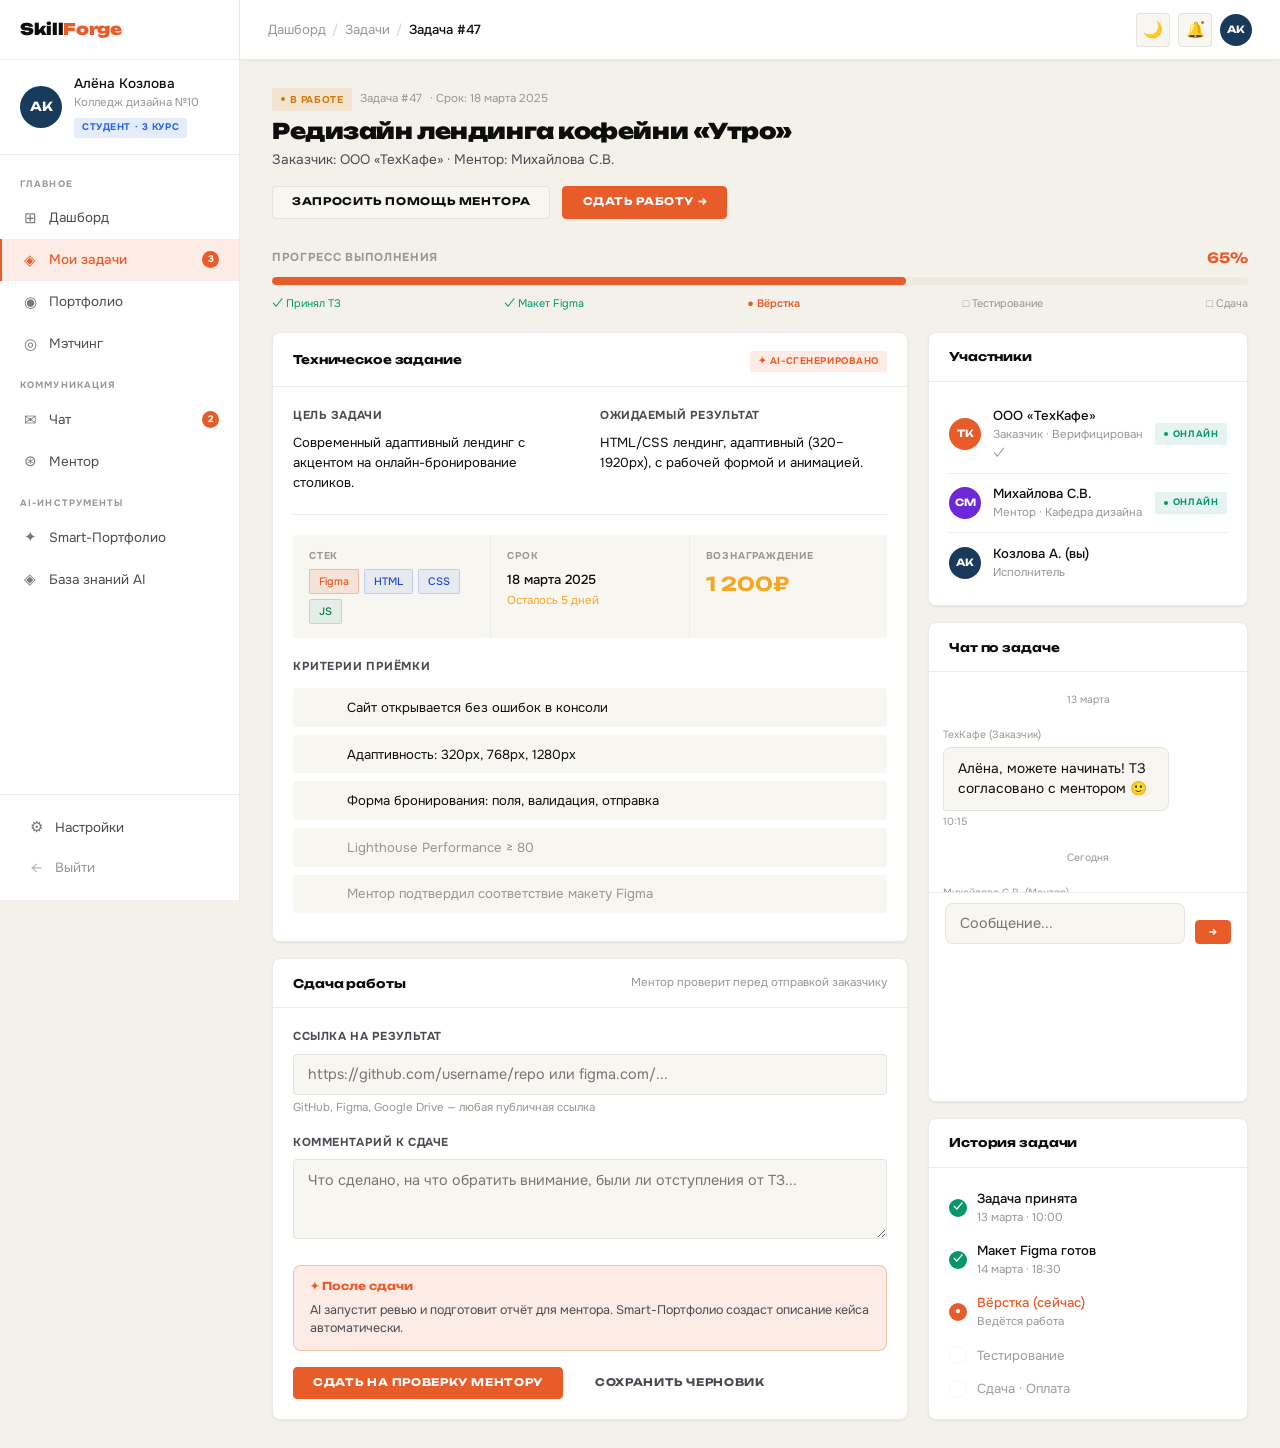
<file: task-detail.html>
<!DOCTYPE html>
<html lang="ru" data-theme="light">
<head>
<meta charset="UTF-8"><meta name="viewport" content="width=device-width, initial-scale=1.0">
<title>Задача #47 — SkillForge</title>
<link rel="stylesheet" href="style.css">
<style>
.sk-page{display:none;}.sk-page.active{display:block;}
.main-page{opacity:0;transition:opacity 0.3s;}.main-page.loaded{opacity:1;}
.milestone-row{display:flex;align-items:center;gap:0.6rem;padding:0.4rem 0;}
.ms-dot{width:18px;height:18px;border-radius:50%;flex-shrink:0;display:flex;align-items:center;justify-content:center;font-size:0.6rem;font-weight:700;}
.ms-dot-done{background:var(--status-done);color:#fff;}
.ms-dot-active{background:var(--forge);color:#fff;}
.ms-dot-todo{background:transparent;border:1.5px solid var(--border);}
.checklist-item{display:flex;align-items:center;gap:0.75rem;padding:0.55rem 0.85rem;background:var(--bg-raised);border-radius:var(--radius-sm);margin-bottom:0.5rem;}
.checklist-item input{width:auto;background:none;border:none;accent-color:var(--forge);cursor:pointer;}
.info-strip{display:grid;grid-template-columns:repeat(3,1fr);gap:1px;background:var(--border);border-radius:var(--radius-sm);overflow:hidden;margin-bottom:1.25rem;}
.info-cell{background:var(--bg-raised);padding:0.85rem 1rem;}
.info-cell-label{font-size:0.62rem;font-weight:700;letter-spacing:0.08em;text-transform:uppercase;color:var(--text-muted);margin-bottom:0.3rem;}
.participant-item{display:flex;align-items:center;gap:0.75rem;padding:0.6rem 0;border-bottom:1px solid var(--border);}
.participant-item:last-child{border-bottom:none;}
</style>
</head>
<body>
<div class="app-shell">
<aside class="sidebar">
  <div class="sidebar-logo"><a href="#">Skill<span>Forge</span></a></div>
  <div class="sidebar-user">
    <div class="user-card">
      <div class="avatar avatar-md av-steel">АК</div>
      <div><div class="user-name">Алёна Козлова</div><div class="user-org">Колледж дизайна №10</div><span class="user-role-badge badge-student">Студент · 3 курс</span></div>
    </div>
  </div>
  <nav class="sidebar-nav">
    <div class="nav-section-label">Главное</div>
    <a href="dashboard-student.html" class="nav-item"><span class="nav-icon">⊞</span> Дашборд</a>
    <a href="#" class="nav-item active"><span class="nav-icon">◈</span> Мои задачи <span class="nav-badge">3</span></a>
    <a href="#" class="nav-item"><span class="nav-icon">◉</span> Портфолио</a>
    <a href="#" class="nav-item"><span class="nav-icon">◎</span> Мэтчинг</a>
    <div class="nav-section-label">Коммуникация</div>
    <a href="#" class="nav-item"><span class="nav-icon">✉</span> Чат <span class="nav-badge">2</span></a>
    <a href="#" class="nav-item"><span class="nav-icon">⊛</span> Ментор</a>
    <div class="nav-section-label">AI-инструменты</div>
    <a href="#" class="nav-item"><span class="nav-icon">✦</span> Smart-Портфолио</a>
    <a href="#" class="nav-item"><span class="nav-icon">◈</span> База знаний AI</a>
  </nav>
  <div class="sidebar-bottom">
    <a href="#" class="nav-item"><span class="nav-icon">⚙</span> Настройки</a>
    <a href="../index.html" class="nav-item text-muted"><span class="nav-icon">←</span> Выйти</a>
  </div>
</aside>

<header class="topbar">
  <div class="topbar-breadcrumb">
    <a href="dashboard-student.html">Дашборд</a>
    <span class="topbar-sep">/</span>
    <a href="#">Задачи</a>
    <span class="topbar-sep">/</span>
    <span class="crumb-active">Задача #47</span>
  </div>
  <div class="topbar-actions">
    <button class="theme-toggle" onclick="toggleTheme()"><span class="icon-moon">🌙</span><span class="icon-sun">☀️</span></button>
    <button class="icon-btn">🔔<span class="dot"></span></button>
    <div class="avatar avatar-sm av-steel">АК</div>
  </div>
</header>

<main class="main-content">
  <!-- SKELETON -->
  <div class="sk-page active" id="skeleton">
    <div class="flex justify-between items-center mb-6"><div class="flex-col gap-2"><div class="flex gap-2 mb-2"><div class="skeleton sk-badge" style="width:80px;"></div><div class="skeleton sk-badge" style="width:100px;"></div></div><div class="skeleton" style="width:350px;height:28px;border-radius:4px;"></div><div class="skeleton sk-text-sm" style="width:200px;margin-top:4px;"></div></div><div class="flex gap-2"><div class="skeleton sk-btn" style="width:160px;"></div><div class="skeleton sk-btn" style="width:130px;"></div></div></div>
    <div class="skeleton" style="height:8px;border-radius:4px;margin-bottom:1.5rem;"></div>
    <div class="grid-2"><div class="flex-col gap-4"><div class="card" style="min-height:400px;"><div class="card-header"><div class="skeleton sk-text" style="width:140px;"></div></div><div class="card-body flex-col gap-4"><div class="skeleton" style="height:60px;border-radius:var(--radius-sm);"></div><div class="skeleton" style="height:120px;border-radius:var(--radius-sm);"></div><div class="skeleton" style="height:180px;border-radius:var(--radius-sm);"></div></div></div></div><div class="flex-col gap-4"><div class="card" style="height:130px;"><div class="card-header"><div class="skeleton sk-text" style="width:100px;"></div></div><div class="card-body flex-col gap-3"><div class="skeleton" style="height:50px;border-radius:var(--radius-sm);"></div></div></div><div class="card" style="height:260px;"><div class="card-header"><div class="skeleton sk-text" style="width:100px;"></div></div><div class="card-body flex-col gap-3"><div class="skeleton" style="height:40px;border-radius:var(--radius-sm);"></div><div class="skeleton" style="height:40px;border-radius:var(--radius-sm);"></div><div class="skeleton" style="height:40px;border-radius:var(--radius-sm);"></div></div></div></div></div>
  </div>

  <!-- MAIN -->
  <div class="main-page" id="mainPage">
    <div class="page-header">
      <div>
        <div class="flex gap-2 items-center mb-2">
          <span class="status status-progress">В работе</span>
          <span class="text-xs text-muted">Задача #47</span>
          <span class="text-xs text-muted">· Срок: 18 марта 2025</span>
        </div>
        <h1 class="page-title">Редизайн лендинга кофейни «Утро»</h1>
        <p class="page-subtitle">Заказчик: ООО «ТехКафе» · Ментор: Михайлова С.В.</p>
      </div>
      <div class="flex gap-3 items-center flex-wrap">
        <button class="btn btn-secondary">Запросить помощь ментора</button>
        <button class="btn btn-primary">Сдать работу →</button>
      </div>
    </div>

    <!-- Progress bar with milestones -->
    <div class="mb-5">
      <div class="flex justify-between items-center mb-2">
        <span class="text-xs text-muted font-bold" style="letter-spacing:0.06em;text-transform:uppercase;">Прогресс выполнения</span>
        <span class="font-display font-bold" style="color:var(--forge);font-size:0.88rem;">65%</span>
      </div>
      <div class="progress-bar" style="height:8px;border-radius:4px;margin-bottom:0.6rem;"><div class="progress-fill" style="width:65%;border-radius:4px;"></div></div>
      <div class="flex justify-between" style="font-size:0.68rem;">
        <span style="color:var(--status-done);">✓ Принял ТЗ</span>
        <span style="color:var(--status-done);">✓ Макет Figma</span>
        <span style="color:var(--forge);font-weight:600;">● Вёрстка</span>
        <span class="text-muted">□ Тестирование</span>
        <span class="text-muted">□ Сдача</span>
      </div>
    </div>

    <!-- Main grid: TZ + sidebar -->
    <div style="display:grid;grid-template-columns:1fr 320px;gap:1.25rem;">

      <!-- Left -->
      <div class="flex-col gap-4">

        <!-- TZ Card -->
        <div class="card">
          <div class="card-header">
            <span class="card-title">Техническое задание</span>
            <span class="user-role-badge badge-ai">✦ AI-сгенерировано</span>
          </div>
          <div class="card-body">
            <!-- Goal + Result -->
            <div class="grid-2 mb-4">
              <div><div class="form-label">Цель задачи</div><div class="text-sm" style="line-height:1.55;">Современный адаптивный лендинг с акцентом на онлайн-бронирование столиков.</div></div>
              <div><div class="form-label">Ожидаемый результат</div><div class="text-sm" style="line-height:1.55;">HTML/CSS лендинг, адаптивный (320–1920px), с рабочей формой и анимацией.</div></div>
            </div>
            <hr class="divider">
            <!-- Meta strip -->
            <div class="info-strip">
              <div class="info-cell">
                <div class="info-cell-label">Стек</div>
                <div class="tag-row mt-1"><span class="tag tag-forge">Figma</span><span class="tag tag-blue">HTML</span><span class="tag tag-blue">CSS</span><span class="tag tag-green">JS</span></div>
              </div>
              <div class="info-cell">
                <div class="info-cell-label">Срок</div>
                <div class="text-sm font-medium mt-1">18 марта 2025</div>
                <div style="font-size:0.72rem;color:var(--spark);margin-top:2px;">Осталось 5 дней</div>
              </div>
              <div class="info-cell">
                <div class="info-cell-label">Вознаграждение</div>
                <div class="font-display font-bold mt-1" style="color:var(--spark);font-size:1.2rem;">1 200₽</div>
              </div>
            </div>
            <!-- Checklist -->
            <div class="form-label mb-3">Критерии приёмки</div>
            <div class="checklist-item"><input type="checkbox" checked> <span class="text-sm">Сайт открывается без ошибок в консоли</span></div>
            <div class="checklist-item"><input type="checkbox" checked> <span class="text-sm">Адаптивность: 320px, 768px, 1280px</span></div>
            <div class="checklist-item"><input type="checkbox" checked> <span class="text-sm">Форма бронирования: поля, валидация, отправка</span></div>
            <div class="checklist-item"><input type="checkbox"> <span class="text-sm text-muted">Lighthouse Performance ≥ 80</span></div>
            <div class="checklist-item"><input type="checkbox"> <span class="text-sm text-muted">Ментор подтвердил соответствие макету Figma</span></div>
          </div>
        </div>

        <!-- Submit form -->
        <div class="card">
          <div class="card-header">
            <span class="card-title">Сдача работы</span>
            <span class="text-xs text-muted">Ментор проверит перед отправкой заказчику</span>
          </div>
          <div class="card-body">
            <div class="form-group"><label class="form-label">Ссылка на результат</label><input type="url" placeholder="https://github.com/username/repo или figma.com/..."><div class="form-hint">GitHub, Figma, Google Drive — любая публичная ссылка</div></div>
            <div class="form-group"><label class="form-label">Комментарий к сдаче</label><textarea rows="3" placeholder="Что сделано, на что обратить внимание, были ли отступления от ТЗ..."></textarea></div>
            <div class="ai-promo mb-4" style="padding:0.75rem 1rem;">
              <div class="ai-promo-head" style="font-size:0.68rem;margin-bottom:0.35rem;">✦ После сдачи</div>
              <p style="font-size:0.78rem;margin-bottom:0;">AI запустит ревью и подготовит отчёт для ментора. Smart-Портфолио создаст описание кейса автоматически.</p>
            </div>
            <div class="flex gap-3 flex-wrap">
              <button class="btn btn-primary">Сдать на проверку ментору</button>
              <button class="btn btn-ghost">Сохранить черновик</button>
            </div>
          </div>
        </div>

      </div>

      <!-- Right sidebar -->
      <div class="flex-col gap-4">

        <!-- Participants -->
        <div class="card">
          <div class="card-header"><span class="card-title">Участники</span></div>
          <div class="card-body" style="padding:0.85rem 1.25rem;">
            <div class="participant-item">
              <div class="avatar avatar-sm av-forge">ТК</div>
              <div class="flex-1"><div class="text-sm font-medium">ООО «ТехКафе»</div><div class="text-xs text-muted">Заказчик · Верифицирован ✓</div></div>
              <span class="status status-done" style="font-size:0.58rem;">Онлайн</span>
            </div>
            <div class="participant-item">
              <div class="avatar avatar-sm av-purple">СМ</div>
              <div class="flex-1"><div class="text-sm font-medium">Михайлова С.В.</div><div class="text-xs text-muted">Ментор · Кафедра дизайна</div></div>
              <span class="status status-done" style="font-size:0.58rem;">Онлайн</span>
            </div>
            <div class="participant-item">
              <div class="avatar avatar-sm av-steel">АК</div>
              <div class="flex-1"><div class="text-sm font-medium">Козлова А. (вы)</div><div class="text-xs text-muted">Исполнитель</div></div>
            </div>
          </div>
        </div>

        <!-- Chat -->
        <div class="card flex-col" style="flex:1;min-height:280px;">
          <div class="card-header"><span class="card-title">Чат по задаче</span></div>
          <div class="chat-messages" style="flex:1;max-height:220px;padding:0.85rem;">
            <div class="chat-date-divider">13 марта</div>
            <div class="chat-msg incoming"><div class="chat-msg-sender">ТехКафе (Заказчик)</div><div class="chat-msg-bubble">Алёна, можете начинать! ТЗ согласовано с ментором 🙂</div><div class="chat-msg-time">10:15</div></div>
            <div class="chat-date-divider">Сегодня</div>
            <div class="chat-msg incoming"><div class="chat-msg-sender">Михайлова С.В. (Ментор)</div><div class="chat-msg-bubble">Алёна, отступы на 320px ломаются. Исправь до пятницы.</div><div class="chat-msg-time">14:22</div></div>
            <div class="chat-msg outgoing"><div class="chat-msg-bubble">Поняла, уже нашла! Исправлю через час 🙏</div><div class="chat-msg-time">14:37</div></div>
          </div>
          <div class="chat-input-bar" style="padding:0.6rem 1rem;">
            <input type="text" placeholder="Сообщение..." style="border-radius:var(--radius-md);">
            <button class="btn btn-primary btn-sm">→</button>
          </div>
        </div>

        <!-- Timeline -->
        <div class="card">
          <div class="card-header"><span class="card-title">История задачи</span></div>
          <div class="card-body" style="padding:0.85rem 1.25rem;">
            <div class="milestone-row"><div class="ms-dot ms-dot-done">✓</div><div><div class="text-sm font-medium">Задача принята</div><div class="text-xs text-muted">13 марта · 10:00</div></div></div>
            <div class="milestone-row"><div class="ms-dot ms-dot-done">✓</div><div><div class="text-sm font-medium">Макет Figma готов</div><div class="text-xs text-muted">14 марта · 18:30</div></div></div>
            <div class="milestone-row"><div class="ms-dot ms-dot-active">●</div><div><div class="text-sm font-medium" style="color:var(--forge);">Вёрстка (сейчас)</div><div class="text-xs text-muted">Ведётся работа</div></div></div>
            <div class="milestone-row" style="opacity:0.4;"><div class="ms-dot ms-dot-todo"></div><div><div class="text-sm">Тестирование</div></div></div>
            <div class="milestone-row" style="opacity:0.4;"><div class="ms-dot ms-dot-todo"></div><div><div class="text-sm">Сдача · Оплата</div></div></div>
          </div>
        </div>

      </div>
    </div>
  </div>
</main>

<nav class="bottom-nav">
  <div class="bn-item" onclick="location.href='dashboard-student.html'"><span class="bn-icon">⊞</span><span class="bn-label">Главная</span></div>
  <div class="bn-item active"><span class="bn-icon">◈</span><span class="bn-label">Задачи</span><span class="bn-badge">3</span></div>
  <div class="bn-item"><span class="bn-icon">◉</span><span class="bn-label">Портфолио</span></div>
  <div class="bn-item"><span class="bn-icon">✉</span><span class="bn-label">Чат</span><span class="bn-badge">2</span></div>
  <div class="bn-item"><span class="bn-icon">👤</span><span class="bn-label">Профиль</span></div>
</nav>
</div>

<script>
(function(){const s=localStorage.getItem('sf-theme')||'light';document.documentElement.setAttribute('data-theme',s);})();
function toggleTheme(){const h=document.documentElement;const c=h.getAttribute('data-theme');const n=c==='dark'?'light':'dark';h.setAttribute('data-theme',n);localStorage.setItem('sf-theme',n);}
window.addEventListener('DOMContentLoaded',()=>{setTimeout(()=>{document.getElementById('skeleton').classList.remove('active');document.getElementById('mainPage').classList.add('loaded');},700);});
</script>
</body>
</html>
</file>
<file: landing.css>
/* ============================================================
   SkillForge — Landing Design System
   landing.css v1.0  (отдельно от style.css дашборда)
   ============================================================ */

@import url('https://fonts.googleapis.com/css2?family=Unbounded:wght@400;700;900&family=Onest:wght@300;400;500&display=swap');

:root {
  --ink:    #0d0d0d;
  --paper:  #f5f2eb;
  --forge:  #E85C2A;
  --steel:  #1A3A5C;
  --spark:  #F5A623;
  --muted:  #7a756d;
  --line:   rgba(13,13,13,0.10);
  --line-w: rgba(255,255,255,0.10);

  --font-d: 'Unbounded', sans-serif;
  --font-b: 'Onest', sans-serif;
  --ease:   0.18s ease;
}

*, *::before, *::after { box-sizing: border-box; margin: 0; padding: 0; }
html { scroll-behavior: smooth; }
body {
  background: var(--paper);
  color: var(--ink);
  font-family: var(--font-b);
  font-weight: 400;
  line-height: 1.6;
  overflow-x: hidden;
}
a { color: inherit; text-decoration: none; }
img { max-width: 100%; display: block; }

/* ── NAV ── */
.l-nav {
  position: fixed; top: 0; left: 0; right: 0; z-index: 100;
  display: flex; align-items: center; justify-content: space-between;
  padding: 0 2.5rem; height: 64px;
  border-bottom: 1px solid var(--line);
  background: rgba(245,242,235,0.90);
  backdrop-filter: blur(14px);
  -webkit-backdrop-filter: blur(14px);
}
.l-nav-logo {
  font-family: var(--font-d); font-weight: 900;
  font-size: 1.05rem; letter-spacing: -0.02em; color: var(--ink);
}
.l-nav-logo span { color: var(--forge); }
.l-nav-links {
  display: flex; gap: 2rem; list-style: none;
}
.l-nav-links a {
  font-size: 0.8rem; font-weight: 500; letter-spacing: 0.04em;
  text-transform: uppercase; color: var(--muted);
  transition: color var(--ease);
}
.l-nav-links a:hover { color: var(--ink); }
.l-nav-right { display: flex; align-items: center; gap: 0.75rem; }

/* ── BUTTONS ── */
.l-btn {
  display: inline-flex; align-items: center; gap: 0.4rem;
  font-family: var(--font-d); font-size: 0.65rem; font-weight: 700;
  letter-spacing: 0.06em; text-transform: uppercase;
  padding: 0.65rem 1.35rem; border-radius: 2px;
  border: 1.5px solid transparent;
  transition: all var(--ease); cursor: pointer;
  white-space: nowrap; text-decoration: none;
}
.l-btn-dark {
  background: var(--ink); color: var(--paper); border-color: var(--ink);
}
.l-btn-dark:hover { background: var(--forge); border-color: var(--forge); }
.l-btn-ghost {
  background: transparent; color: var(--muted); border-color: var(--line);
}
.l-btn-ghost:hover { color: var(--ink); border-color: rgba(13,13,13,0.25); }
.l-btn-forge {
  background: var(--forge); color: #fff; border-color: var(--forge);
}
.l-btn-forge:hover { background: #d14e20; transform: translateY(-1px); box-shadow: 0 6px 18px rgba(232,92,42,0.35); }
.l-btn-outline-w {
  background: transparent; color: var(--paper);
  border-color: rgba(255,255,255,0.3);
}
.l-btn-outline-w:hover { background: rgba(255,255,255,0.1); border-color: rgba(255,255,255,0.5); }
.l-btn-lg { padding: 1rem 2.2rem; font-size: 0.72rem; }

/* ── HERO ── */
.l-hero {
  min-height: 100vh;
  padding: 7rem 2.5rem 5rem;
  display: grid;
  grid-template-columns: 1fr 1fr;
  gap: 4rem; align-items: center;
  position: relative; overflow: hidden;
  border-bottom: 1px solid var(--line);
}
.l-hero-bg {
  position: absolute; top: 0; right: 0;
  width: 52%; height: 100%;
  background: var(--steel); z-index: 0;
}
.l-hero-left { position: relative; z-index: 1; }
.l-hero-eyebrow {
  font-size: 0.72rem; font-weight: 700; letter-spacing: 0.1em;
  text-transform: uppercase; color: var(--forge);
  margin-bottom: 1.5rem;
  display: flex; align-items: center; gap: 0.75rem;
}
.l-hero-eyebrow::before {
  content: ''; display: inline-block;
  width: 2rem; height: 2px; background: var(--forge);
}
.l-hero-title {
  font-family: var(--font-d);
  font-size: clamp(3rem, 6vw, 5.5rem);
  font-weight: 900; line-height: 0.93; letter-spacing: -0.03em;
  margin-bottom: 1.75rem;
}
.l-hero-title .ac { color: var(--forge); }
.l-hero-sub {
  font-size: 1.05rem; color: var(--muted);
  max-width: 460px; margin-bottom: 2.5rem; line-height: 1.7;
}
.l-hero-actions { display: flex; gap: 0.75rem; flex-wrap: wrap; }

.l-hero-right {
  position: relative; z-index: 1;
  display: flex; flex-direction: column; gap: 1px;
}
.l-hero-stat {
  background: rgba(245,242,235,0.06);
  border: 1px solid rgba(245,242,235,0.10);
  padding: 1.6rem 2rem;
  backdrop-filter: blur(4px);
  transition: background var(--ease);
}
.l-hero-stat:hover { background: rgba(245,242,235,0.10); }
.l-stat-num {
  font-family: var(--font-d); font-size: 2.5rem; font-weight: 900;
  color: var(--paper); line-height: 1; margin-bottom: 0.4rem;
}
.l-stat-label { font-size: 0.82rem; color: rgba(245,242,235,0.5); line-height: 1.4; }

/* ── SECTIONS ── */
.l-section {
  padding: 6rem 2.5rem;
  border-bottom: 1px solid var(--line);
}
.l-section-dark {
  background: var(--ink); color: var(--paper);
  border-bottom: none;
}
.l-section-steel {
  background: var(--steel); color: var(--paper);
}
.l-section-forge {
  background: var(--forge); color: var(--paper);
}

/* Section labels */
.l-sec-label {
  font-size: 0.68rem; font-weight: 700; letter-spacing: 0.12em;
  text-transform: uppercase; color: var(--forge);
  margin-bottom: 0.75rem;
  display: flex; align-items: center; gap: 0.6rem;
}
.l-sec-label::before { content: ''; width: 1.5rem; height: 2px; background: currentColor; }
.l-sec-label-w { color: rgba(245,242,235,0.45); }
.l-sec-label-w::before { background: rgba(245,242,235,0.3); }

.l-section-title {
  font-family: var(--font-d);
  font-size: clamp(1.8rem, 4vw, 3rem);
  font-weight: 900; line-height: 1.05; letter-spacing: -0.02em;
  margin-bottom: 1rem;
}
.l-section-title .ac { color: var(--forge); }
.l-section-title .acs { color: var(--spark); }

/* ── MANIFESTO ── */
.l-manifesto {
  display: grid; grid-template-columns: 140px 1fr; gap: 5rem; align-items: start;
}
.l-manifesto-label {
  font-size: 0.68rem; font-weight: 700; letter-spacing: 0.12em;
  text-transform: uppercase; color: var(--forge);
  writing-mode: vertical-rl; transform: rotate(180deg);
}
.l-manifesto-text {
  font-family: var(--font-d);
  font-size: clamp(1.2rem, 2.2vw, 1.85rem);
  font-weight: 400; line-height: 1.45; letter-spacing: -0.01em;
}
.l-manifesto-text strong { font-weight: 700; }
.l-manifesto-text em { color: var(--forge); font-style: normal; }

/* ── PROBLEM GRID ── */
.l-problem-grid {
  display: grid; grid-template-columns: repeat(3,1fr); gap: 1px;
  background: rgba(255,255,255,0.06); border: 1px solid rgba(255,255,255,0.06);
}
.l-problem-card {
  background: var(--ink); padding: 2.5rem;
  transition: background var(--ease);
}
.l-problem-card:hover { background: #141414; }
.l-ptag {
  display: inline-block; font-size: 0.62rem; font-weight: 700;
  letter-spacing: 0.08em; text-transform: uppercase;
  padding: 0.28rem 0.7rem; border-radius: 2px; margin-bottom: 1.25rem;
}
.l-ptag-s { background: rgba(232,92,42,0.18); color: #f07050; }
.l-ptag-u { background: rgba(245,166,35,0.18); color: #e8a830; }
.l-ptag-b { background: rgba(100,160,230,0.15); color: #7eb0e8; }
.l-problem-heading {
  font-family: var(--font-d); font-size: 0.95rem; font-weight: 700;
  margin-bottom: 1rem; line-height: 1.3; color: var(--paper);
}
.l-problem-list { list-style: none; }
.l-problem-list li {
  font-size: 0.86rem; color: rgba(245,242,235,0.55);
  padding: 0.45rem 0; border-bottom: 1px solid rgba(255,255,255,0.05);
  display: flex; gap: 0.6rem;
}
.l-problem-list li::before { content: '—'; color: var(--forge); flex-shrink: 0; }

/* ── ECO GRID ── */
.l-eco-grid { display: grid; grid-template-columns: repeat(3,1fr); gap: 1.5rem; }
.l-eco-card {
  border: 1px solid var(--line); padding: 2.5rem;
  position: relative; overflow: hidden;
  transition: border-color var(--ease), box-shadow var(--ease);
}
.l-eco-card::before {
  content: attr(data-n); font-family: var(--font-d);
  font-size: 5rem; font-weight: 900; color: var(--line);
  position: absolute; top: -0.5rem; right: 1rem; line-height: 1;
  pointer-events: none;
}
.l-eco-card:hover { border-color: var(--forge); box-shadow: 0 4px 20px rgba(232,92,42,0.08); }
.l-eco-role {
  font-size: 0.65rem; font-weight: 700; letter-spacing: 0.1em;
  text-transform: uppercase; color: var(--forge); margin-bottom: 0.75rem;
}
.l-eco-title {
  font-family: var(--font-d); font-size: 1rem; font-weight: 700;
  margin-bottom: 1rem; line-height: 1.3;
}
.l-eco-list { list-style: none; }
.l-eco-list li {
  font-size: 0.86rem; color: var(--muted);
  padding: 0.38rem 0; border-bottom: 1px solid var(--line);
  display: flex; gap: 0.5rem;
}
.l-eco-list li::before { content: '↗'; color: var(--forge); flex-shrink: 0; }

/* ── AI FEATURES ── */
.l-ai-grid {
  display: grid; grid-template-columns: repeat(5,1fr); gap: 1px;
  background: rgba(255,255,255,0.07);
}
.l-ai-card {
  background: var(--steel); padding: 1.75rem 1.5rem;
  display: flex; flex-direction: column; gap: 0.85rem;
  text-decoration: none; color: inherit;
  transition: background var(--ease);
  position: relative; overflow: hidden;
}
.l-ai-card:hover { background: #1d3f63; }
.l-ai-num {
  font-family: var(--font-d); font-size: 0.6rem; font-weight: 700;
  letter-spacing: 0.1em; color: rgba(245,242,235,0.3);
}
.l-ai-icon { font-size: 1.75rem; line-height: 1; }
.l-ai-name {
  font-family: var(--font-d); font-size: 0.75rem; font-weight: 700;
  line-height: 1.3; letter-spacing: -0.01em; color: var(--paper);
}
.l-ai-desc { font-size: 0.78rem; color: rgba(245,242,235,0.5); line-height: 1.5; flex: 1; }
.l-ai-link {
  font-size: 0.65rem; font-weight: 700; letter-spacing: 0.06em;
  text-transform: uppercase; color: var(--spark);
  display: flex; align-items: center; gap: 0.4rem;
}
.l-ai-link::after { content: '→'; transition: transform var(--ease); }
.l-ai-card:hover .l-ai-link::after { transform: translateX(4px); }
.l-ai-badge {
  position: absolute; top: 0.85rem; right: 0.85rem;
  font-size: 0.55rem; font-weight: 700; letter-spacing: 0.08em;
  text-transform: uppercase; padding: 0.18rem 0.5rem;
  background: rgba(245,166,35,0.18); color: var(--spark); border-radius: 2px;
}

/* ── TRUST ── */
.l-trust-grid { display: grid; grid-template-columns: repeat(3,1fr); gap: 1.5rem; }
.l-trust-card { padding: 2.5rem; border: 1px solid var(--line); }
.l-trust-num {
  font-family: var(--font-d); font-size: 3rem; font-weight: 900;
  color: var(--line); line-height: 1; margin-bottom: 0.85rem;
}
.l-trust-title {
  font-family: var(--font-d); font-size: 0.92rem; font-weight: 700; margin-bottom: 0.6rem;
}
.l-trust-text { font-size: 0.86rem; color: var(--muted); line-height: 1.6; }

/* ── SOCIAL BANNER ── */
.l-social {
  padding: 6rem 2.5rem;
  background: var(--forge); color: var(--paper);
  display: grid; grid-template-columns: 1fr auto; align-items: center; gap: 4rem;
}
.l-social-text {
  font-family: var(--font-d);
  font-size: clamp(1.4rem, 3.2vw, 2.6rem);
  font-weight: 900; line-height: 1.1; letter-spacing: -0.02em;
}
.l-btn-paper {
  background: var(--paper); color: var(--forge);
  font-family: var(--font-d); font-size: 0.7rem; font-weight: 700;
  letter-spacing: 0.06em; text-transform: uppercase;
  padding: 1.1rem 2.2rem; border-radius: 2px;
  white-space: nowrap; border: none; cursor: pointer;
  transition: opacity var(--ease); text-decoration: none;
  flex-shrink: 0;
}
.l-btn-paper:hover { opacity: 0.9; }

/* ── FOOTER ── */
.l-footer {
  padding: 2.5rem;
  border-top: 1px solid var(--line);
  display: grid; grid-template-columns: auto 1fr auto;
  align-items: center; gap: 2rem;
}
.l-footer-logo {
  font-family: var(--font-d); font-weight: 900; font-size: 0.9rem; color: var(--ink);
}
.l-footer-logo span { color: var(--forge); }
.l-footer-links { display: flex; gap: 1.5rem; justify-content: center; }
.l-footer-links a { font-size: 0.78rem; color: var(--muted); transition: color var(--ease); }
.l-footer-links a:hover { color: var(--ink); }
.l-footer-right { font-size: 0.75rem; color: var(--muted); text-align: right; }

/* ── FADE IN ── */
.l-fade {
  opacity: 0; transform: translateY(20px);
  transition: opacity 0.55s ease, transform 0.55s ease;
}
.l-fade.in { opacity: 1; transform: none; }

/* ── RESPONSIVE ── */
@media (max-width: 900px) {
  .l-hero { grid-template-columns: 1fr; }
  .l-hero-bg { display: none; }
  .l-hero-right { display: none; }
  .l-manifesto { grid-template-columns: 1fr; gap: 1.5rem; }
  .l-manifesto-label { writing-mode: horizontal-tb; transform: none; }
  .l-problem-grid, .l-eco-grid, .l-trust-grid { grid-template-columns: 1fr; }
  .l-ai-grid { grid-template-columns: repeat(2,1fr); }
  .l-social { grid-template-columns: 1fr; }
  .l-nav { padding: 0 1.5rem; }
  .l-nav-links { display: none; }
  .l-section { padding: 4rem 1.5rem; }
  .l-footer { grid-template-columns: 1fr; gap: 1rem; text-align: center; }
  .l-footer-links { justify-content: center; }
  .l-footer-right { text-align: center; }
}
@media (max-width: 560px) {
  .l-ai-grid { grid-template-columns: 1fr; }
  .l-hero { padding: 6rem 1.5rem 4rem; }
}
</file>
<file: style.css>
/* ============================================================
   SkillForge — Design System v2.0
   ============================================================ */
@import url('https://fonts.googleapis.com/css2?family=Unbounded:wght@400;700;900&family=Onest:wght@300;400;500&display=swap');

:root {
  --forge:#E85C2A; --forge-dim:rgba(232,92,42,0.12); --forge-border:rgba(232,92,42,0.30); --forge-hover:#d14e20;
  --steel:#1A3A5C; --spark:#F5A623; --spark-dim:rgba(245,166,35,0.12);
  --status-new:#2563eb;         --status-new-bg:rgba(37,99,235,0.10);
  --status-progress:#d97706;    --status-progress-bg:rgba(217,119,6,0.10);
  --status-review:#7c3aed;      --status-review-bg:rgba(124,58,237,0.10);
  --status-done:#059669;        --status-done-bg:rgba(5,150,105,0.10);
  --status-rejected:#dc2626;    --status-rejected-bg:rgba(220,38,38,0.10);
  --sidebar-w:240px; --header-h:60px; --bottom-nav:64px;
  --radius-sm:4px; --radius-md:8px; --radius-lg:12px; --radius-xl:16px;
  --font-display:'Unbounded',sans-serif; --font-body:'Onest',sans-serif;
  --transition:0.18s ease;
}
:root,[data-theme="light"] {
  --bg-base:#f4f1ea; --bg-surface:#ffffff; --bg-raised:#f8f6f1; --bg-overlay:#eeeae0;
  --text-primary:#0d0d0d; --text-secondary:#4a4a52; --text-muted:#9a9690;
  --border:rgba(0,0,0,0.08); --border-hover:rgba(0,0,0,0.16); --border-focus:var(--forge);
  --shadow-sm:0 1px 3px rgba(0,0,0,0.06); --shadow-md:0 4px 12px rgba(0,0,0,0.08); --shadow-lg:0 8px 24px rgba(0,0,0,0.10);
}
[data-theme="dark"] {
  --bg-base:#0f1117; --bg-surface:#161b27; --bg-raised:#1e253a; --bg-overlay:#252d45;
  --text-primary:#f0eee8; --text-secondary:#8b8fa8; --text-muted:#52566a;
  --border:rgba(255,255,255,0.07); --border-hover:rgba(255,255,255,0.14); --border-focus:var(--forge);
  --shadow-sm:0 1px 3px rgba(0,0,0,0.3); --shadow-md:0 4px 12px rgba(0,0,0,0.4); --shadow-lg:0 8px 24px rgba(0,0,0,0.5);
}
*,*::before,*::after{box-sizing:border-box;margin:0;padding:0;}
html{scroll-behavior:smooth;}
body{background:var(--bg-base);color:var(--text-primary);font-family:var(--font-body);font-weight:400;line-height:1.6;overflow-x:hidden;min-height:100vh;transition:background var(--transition),color var(--transition);}
a{color:inherit;text-decoration:none;}
button{cursor:pointer;border:none;background:none;font-family:inherit;color:inherit;}
input,textarea,select{font-family:var(--font-body);color:var(--text-primary);background:var(--bg-raised);border:1px solid var(--border);border-radius:var(--radius-sm);padding:0.65rem 0.9rem;font-size:0.9rem;width:100%;transition:border-color var(--transition),background var(--transition);outline:none;-webkit-appearance:none;}
input:focus,textarea:focus,select:focus{border-color:var(--border-focus);box-shadow:0 0 0 3px var(--forge-dim);}
ul{list-style:none;}
img{max-width:100%;display:block;}
textarea{resize:vertical;min-height:80px;}
select option{background:var(--bg-surface);color:var(--text-primary);}

/* THEME TOGGLE */
.theme-toggle{width:34px;height:34px;border-radius:var(--radius-sm);border:1px solid var(--border);display:flex;align-items:center;justify-content:center;font-size:1rem;cursor:pointer;background:var(--bg-raised);color:var(--text-secondary);transition:all var(--transition);flex-shrink:0;}
.theme-toggle:hover{border-color:var(--border-hover);color:var(--text-primary);}
.icon-sun{display:none;}.icon-moon{display:block;}
[data-theme="dark"] .icon-sun{display:block;}[data-theme="dark"] .icon-moon{display:none;}

/* APP SHELL */
.app-shell{display:grid;grid-template-columns:var(--sidebar-w) 1fr;grid-template-rows:var(--header-h) 1fr;min-height:100vh;}

/* SIDEBAR */
.sidebar{grid-row:1/-1;background:var(--bg-surface);border-right:1px solid var(--border);display:flex;flex-direction:column;position:sticky;top:0;height:100vh;overflow-y:auto;scrollbar-width:none;z-index:40;transition:background var(--transition),border-color var(--transition);}
.sidebar::-webkit-scrollbar{display:none;}
.sidebar-logo{padding:0 1.25rem;height:var(--header-h);display:flex;align-items:center;border-bottom:1px solid var(--border);flex-shrink:0;}
.sidebar-logo a{font-family:var(--font-display);font-weight:900;font-size:1rem;letter-spacing:-0.02em;color:var(--text-primary);}
.sidebar-logo a span{color:var(--forge);}
.sidebar-user{padding:1rem 1.25rem;border-bottom:1px solid var(--border);flex-shrink:0;}
.user-card{display:flex;align-items:center;gap:0.75rem;}
.user-name{font-size:0.85rem;font-weight:500;line-height:1.2;}
.user-org{font-size:0.72rem;color:var(--text-muted);margin-top:0.1rem;}
.user-role-badge{display:inline-block;font-size:0.6rem;font-weight:700;letter-spacing:0.06em;text-transform:uppercase;padding:0.15rem 0.5rem;border-radius:2px;margin-top:0.25rem;}
.badge-student{background:rgba(37,99,235,0.12);color:#2563eb;}
.badge-mentor{background:rgba(124,58,237,0.12);color:#7c3aed;}
.badge-business{background:var(--spark-dim);color:#b45309;}
.badge-ai{background:var(--forge-dim);color:var(--forge);}
[data-theme="dark"] .badge-student{color:#60a5fa;}[data-theme="dark"] .badge-mentor{color:#a78bfa;}[data-theme="dark"] .badge-business{color:var(--spark);}
.sidebar-nav{flex:1;padding:0.5rem 0;}
.nav-section-label{font-size:0.58rem;font-weight:700;letter-spacing:0.12em;text-transform:uppercase;color:var(--text-muted);padding:0.85rem 1.25rem 0.35rem;}
.nav-item{display:flex;align-items:center;gap:0.7rem;padding:0.55rem 1.25rem;font-size:0.84rem;color:var(--text-secondary);border-left:2px solid transparent;transition:all var(--transition);cursor:pointer;position:relative;}
.nav-item:hover{color:var(--text-primary);background:var(--bg-raised);border-left-color:var(--border-hover);}
.nav-item.active{color:var(--forge);background:var(--forge-dim);border-left-color:var(--forge);font-weight:500;}
.nav-icon{font-size:0.95rem;flex-shrink:0;width:1rem;text-align:center;opacity:0.75;}
.nav-item.active .nav-icon{opacity:1;}
.nav-badge{margin-left:auto;font-size:0.6rem;font-weight:700;background:var(--forge);color:#fff;min-width:17px;height:17px;border-radius:9px;display:flex;align-items:center;justify-content:center;padding:0 4px;}
.nav-badge-soft{margin-left:auto;font-size:0.6rem;font-weight:700;background:var(--spark-dim);color:#b45309;min-width:17px;height:17px;border-radius:9px;display:flex;align-items:center;justify-content:center;padding:0 4px;}
[data-theme="dark"] .nav-badge-soft{color:var(--spark);}
.sidebar-bottom{padding:0.75rem 1rem;border-top:1px solid var(--border);flex-shrink:0;}
.sidebar-bottom .nav-item{border-left:none;border-radius:var(--radius-sm);padding:0.5rem 0.75rem;}
.sidebar-bottom .nav-item:hover,.sidebar-bottom .nav-item.active{border-left:none;}

/* TOPBAR */
.topbar{grid-column:2;background:var(--bg-surface);border-bottom:1px solid var(--border);display:flex;align-items:center;padding:0 1.75rem;gap:0.75rem;position:sticky;top:0;z-index:50;transition:background var(--transition),border-color var(--transition);box-shadow:var(--shadow-sm);}
.topbar-breadcrumb{font-size:0.82rem;color:var(--text-muted);display:flex;align-items:center;gap:0.4rem;flex:1;}
.topbar-breadcrumb .crumb-active{color:var(--text-primary);font-weight:500;}
.topbar-sep{opacity:0.4;}
.topbar-actions{display:flex;align-items:center;gap:0.5rem;}
.icon-btn{width:34px;height:34px;border-radius:var(--radius-sm);border:1px solid var(--border);display:flex;align-items:center;justify-content:center;font-size:0.95rem;color:var(--text-secondary);background:var(--bg-raised);transition:all var(--transition);position:relative;cursor:pointer;flex-shrink:0;}
.icon-btn:hover{border-color:var(--border-hover);color:var(--text-primary);}
.icon-btn .dot{position:absolute;top:6px;right:6px;width:5px;height:5px;border-radius:50%;background:var(--forge);border:1.5px solid var(--bg-surface);}

/* MAIN */
.main-content{grid-column:2;padding:1.75rem 2rem;min-height:calc(100vh - var(--header-h));overflow-x:hidden;}

/* PAGE HEADER */
.page-header{margin-bottom:1.75rem;display:flex;justify-content:space-between;align-items:flex-start;gap:1rem;flex-wrap:wrap;}
.page-eyebrow{font-size:0.68rem;font-weight:700;letter-spacing:0.1em;text-transform:uppercase;color:var(--text-muted);margin-bottom:0.3rem;}
.page-title{font-family:var(--font-display);font-size:1.35rem;font-weight:900;letter-spacing:-0.02em;line-height:1.15;color:var(--text-primary);}
.page-subtitle{font-size:0.85rem;color:var(--text-secondary);margin-top:0.3rem;}

/* BUTTONS */
.btn{display:inline-flex;align-items:center;gap:0.45rem;font-family:var(--font-display);font-size:0.65rem;font-weight:700;letter-spacing:0.06em;text-transform:uppercase;padding:0.62rem 1.2rem;border-radius:var(--radius-sm);border:1px solid transparent;transition:all var(--transition);cursor:pointer;white-space:nowrap;text-decoration:none;line-height:1;}
.btn-primary{background:var(--forge);color:#fff;border-color:var(--forge);}
.btn-primary:hover{background:var(--forge-hover);border-color:var(--forge-hover);transform:translateY(-1px);box-shadow:0 4px 12px rgba(232,92,42,0.3);}
.btn-secondary{background:var(--bg-raised);color:var(--text-primary);border-color:var(--border);}
.btn-secondary:hover{border-color:var(--border-hover);background:var(--bg-overlay);}
.btn-ghost{background:transparent;color:var(--text-secondary);border-color:transparent;}
.btn-ghost:hover{color:var(--text-primary);background:var(--bg-raised);}
.btn-steel{background:var(--steel);color:#fff;border-color:var(--steel);}
.btn-sm{padding:0.38rem 0.8rem;font-size:0.58rem;}
.btn-lg{padding:0.85rem 1.75rem;font-size:0.72rem;}
.btn-icon{padding:0.5rem;min-width:32px;justify-content:center;}
.btn-full{width:100%;justify-content:center;}

/* STATS */
.stats-row{display:grid;grid-template-columns:repeat(auto-fit,minmax(150px,1fr));gap:1rem;margin-bottom:1.75rem;}
.stat-card{background:var(--bg-surface);border:1px solid var(--border);border-radius:var(--radius-md);padding:1.1rem 1.25rem;transition:border-color var(--transition),box-shadow var(--transition);box-shadow:var(--shadow-sm);}
.stat-card:hover{border-color:var(--border-hover);box-shadow:var(--shadow-md);}
.stat-label{font-size:0.67rem;font-weight:700;letter-spacing:0.08em;text-transform:uppercase;color:var(--text-muted);margin-bottom:0.45rem;}
.stat-value{font-family:var(--font-display);font-size:1.75rem;font-weight:900;letter-spacing:-0.02em;line-height:1;color:var(--text-primary);}
.stat-delta{font-size:0.72rem;color:var(--text-muted);margin-top:0.35rem;}
.stat-delta.up{color:var(--status-done);}.stat-delta.down{color:var(--status-rejected);}

/* CARD */
.card{background:var(--bg-surface);border:1px solid var(--border);border-radius:var(--radius-md);overflow:hidden;box-shadow:var(--shadow-sm);transition:border-color var(--transition),box-shadow var(--transition),background var(--transition);}
.card-header{padding:0.9rem 1.25rem;border-bottom:1px solid var(--border);display:flex;align-items:center;justify-content:space-between;gap:0.75rem;}
.card-title{font-family:var(--font-display);font-size:0.75rem;font-weight:700;letter-spacing:-0.01em;color:var(--text-primary);}
.card-body{padding:1.25rem;}.card-body-sm{padding:0.75rem 1.25rem;}.card-body-flush{padding:0;}

/* TASK ROW */
.task-row{padding:1rem 1.25rem;border-bottom:1px solid var(--border);transition:background var(--transition);cursor:pointer;}
.task-row:last-child{border-bottom:none;}
.task-row:hover{background:var(--bg-raised);}
.task-row-top{display:flex;align-items:flex-start;justify-content:space-between;gap:0.75rem;margin-bottom:0.4rem;}
.task-title{font-size:0.88rem;font-weight:500;line-height:1.35;flex:1;}
.task-desc{font-size:0.78rem;color:var(--text-secondary);line-height:1.5;margin-bottom:0.6rem;}
.task-meta{display:flex;gap:1rem;flex-wrap:wrap;font-size:0.72rem;color:var(--text-muted);}
.task-meta-item{display:flex;align-items:center;gap:0.3rem;}

/* STATUS */
.status{display:inline-flex;align-items:center;gap:0.3rem;font-size:0.62rem;font-weight:700;letter-spacing:0.06em;text-transform:uppercase;padding:0.22rem 0.55rem;border-radius:2px;white-space:nowrap;}
.status::before{content:'';width:4px;height:4px;border-radius:50%;background:currentColor;flex-shrink:0;}
.status-new{background:var(--status-new-bg);color:var(--status-new);}
.status-progress{background:var(--status-progress-bg);color:var(--status-progress);}
.status-review{background:var(--status-review-bg);color:var(--status-review);}
.status-done{background:var(--status-done-bg);color:var(--status-done);}
.status-rejected{background:var(--status-rejected-bg);color:var(--status-rejected);}
.status-neutral{background:var(--bg-overlay);color:var(--text-muted);}

/* TAGS */
.tag-row{display:flex;gap:0.35rem;flex-wrap:wrap;}
.tag{display:inline-flex;align-items:center;font-size:0.67rem;font-weight:500;padding:0.18rem 0.55rem;border-radius:2px;background:var(--bg-raised);color:var(--text-secondary);border:1px solid var(--border);white-space:nowrap;}
.tag-forge{background:var(--forge-dim);color:var(--forge);border-color:var(--forge-border);}
.tag-blue{background:rgba(37,99,235,0.08);color:#1d4ed8;border-color:rgba(37,99,235,0.2);}
.tag-purple{background:rgba(124,58,237,0.08);color:#6d28d9;border-color:rgba(124,58,237,0.2);}
.tag-green{background:rgba(5,150,105,0.08);color:#047857;border-color:rgba(5,150,105,0.2);}
.tag-spark{background:var(--spark-dim);color:#92400e;border-color:rgba(245,166,35,0.3);}
[data-theme="dark"] .tag-blue{color:#60a5fa;}[data-theme="dark"] .tag-purple{color:#a78bfa;}
[data-theme="dark"] .tag-green{color:#34d399;}[data-theme="dark"] .tag-spark{color:var(--spark);}

/* AVATAR */
.avatar{border-radius:50%;flex-shrink:0;display:flex;align-items:center;justify-content:center;font-family:var(--font-display);font-weight:700;color:#fff;text-transform:uppercase;}
.avatar-xs{width:24px;height:24px;font-size:0.55rem;}.avatar-sm{width:32px;height:32px;font-size:0.62rem;}
.avatar-md{width:42px;height:42px;font-size:0.78rem;}.avatar-lg{width:56px;height:56px;font-size:0.95rem;}
.avatar-xl{width:72px;height:72px;font-size:1.15rem;}
.av-forge{background:var(--forge);}.av-steel{background:var(--steel);}.av-spark{background:var(--spark);color:#1a1000;}
.av-purple{background:#6d28d9;}.av-green{background:#047857;}.av-teal{background:#0e7490;}

/* PROGRESS */
.progress-bar{height:5px;border-radius:3px;background:var(--bg-overlay);overflow:hidden;}
.progress-fill{height:100%;border-radius:3px;background:var(--forge);transition:width 0.4s ease;}
.pf-green{background:var(--status-done);}.pf-blue{background:var(--status-new);}
.pf-purple{background:var(--status-review);}.pf-spark{background:var(--spark);}

/* TABS */
.tabs{display:flex;border-bottom:1px solid var(--border);margin-bottom:1.25rem;}
.tab{font-size:0.82rem;font-weight:500;padding:0.55rem 1.1rem;color:var(--text-muted);border-bottom:2px solid transparent;transition:all var(--transition);cursor:pointer;margin-bottom:-1px;white-space:nowrap;}
.tab:hover{color:var(--text-secondary);}
.tab.active{color:var(--forge);border-bottom-color:var(--forge);font-weight:600;}

/* TABLE */
.table-wrap{overflow-x:auto;}
table{width:100%;border-collapse:collapse;font-size:0.84rem;}
thead th{font-size:0.62rem;font-weight:700;letter-spacing:0.1em;text-transform:uppercase;color:var(--text-muted);padding:0.7rem 1rem;text-align:left;border-bottom:1px solid var(--border);white-space:nowrap;background:var(--bg-raised);}
tbody td{padding:0.85rem 1rem;border-bottom:1px solid var(--border);vertical-align:middle;}
tbody tr:last-child td{border-bottom:none;}
tbody tr{transition:background var(--transition);}
tbody tr:hover td{background:var(--bg-raised);}

/* FORM */
.form-group{margin-bottom:1.1rem;}
.form-label{display:block;font-size:0.72rem;font-weight:700;letter-spacing:0.05em;text-transform:uppercase;color:var(--text-secondary);margin-bottom:0.45rem;}
.form-hint{font-size:0.72rem;color:var(--text-muted);margin-top:0.35rem;line-height:1.4;}
.form-row{display:grid;grid-template-columns:1fr 1fr;gap:1rem;}
.form-row-3{display:grid;grid-template-columns:1fr 1fr 1fr;gap:1rem;}

/* CHAT */
.chat-messages{flex:1;overflow-y:auto;padding:1.25rem;display:flex;flex-direction:column;gap:0.75rem;scrollbar-width:thin;scrollbar-color:var(--border) transparent;}
.chat-msg{max-width:78%;display:flex;flex-direction:column;}
.chat-msg-bubble{padding:0.65rem 0.9rem;border-radius:var(--radius-md);font-size:0.86rem;line-height:1.5;}
.chat-msg.outgoing{align-self:flex-end;}
.chat-msg.outgoing .chat-msg-bubble{background:var(--forge);color:#fff;border-bottom-right-radius:2px;}
.chat-msg.incoming .chat-msg-bubble{background:var(--bg-raised);border:1px solid var(--border);border-bottom-left-radius:2px;}
.chat-msg-sender{font-size:0.65rem;color:var(--text-muted);margin-bottom:0.2rem;}
.chat-msg-time{font-size:0.65rem;color:var(--text-muted);margin-top:0.2rem;}
.chat-msg.outgoing .chat-msg-time{text-align:right;}
.chat-date-divider{text-align:center;font-size:0.65rem;color:var(--text-muted);padding:0.4rem 0;}
.chat-input-bar{padding:0.75rem 1.25rem;border-top:1px solid var(--border);display:flex;gap:0.6rem;align-items:flex-end;background:var(--bg-surface);}
.chat-input-bar textarea{flex:1;resize:none;min-height:38px;max-height:100px;border-radius:var(--radius-md);}

/* EMPTY STATE */
.empty-state{text-align:center;padding:3rem 1.5rem;color:var(--text-muted);}
.empty-icon{font-size:2.5rem;margin-bottom:0.75rem;opacity:0.4;}
.empty-title{font-size:0.9rem;font-weight:500;margin-bottom:0.35rem;color:var(--text-secondary);}
.empty-desc{font-size:0.8rem;max-width:260px;margin:0 auto 1.25rem;line-height:1.5;}

/* DIVIDER */
hr,.divider{border:none;border-top:1px solid var(--border);margin:1.25rem 0;}

/* AI PROMO */
.ai-promo{background:var(--forge-dim);border:1px solid var(--forge-border);border-radius:var(--radius-md);padding:1.1rem 1.25rem;}
.ai-promo-head{display:flex;align-items:center;gap:0.5rem;font-family:var(--font-display);font-size:0.72rem;font-weight:700;color:var(--forge);margin-bottom:0.5rem;}
.ai-promo p{font-size:0.82rem;color:var(--text-secondary);line-height:1.5;margin-bottom:0.85rem;}

/* SKELETON */
@keyframes shimmer{0%{background-position:-600px 0}100%{background-position:600px 0}}
.skeleton{border-radius:var(--radius-sm);animation:shimmer 1.6s infinite linear;}
[data-theme="light"] .skeleton,[data-theme="light"] .skeleton{background:linear-gradient(90deg,#e8e4da 25%,#f2ede4 50%,#e8e4da 75%);background-size:600px 100%;}
[data-theme="dark"] .skeleton{background:linear-gradient(90deg,#1e253a 25%,#252d45 50%,#1e253a 75%);background-size:600px 100%;}
:root:not([data-theme]) .skeleton{background:linear-gradient(90deg,#e8e4da 25%,#f2ede4 50%,#e8e4da 75%);background-size:600px 100%;}
.sk-text{height:14px;}.sk-text-sm{height:11px;}.sk-title{height:20px;}
.sk-avatar{border-radius:50%;}.sk-badge{height:18px;border-radius:2px;}.sk-btn{height:32px;border-radius:var(--radius-sm);}

/* BOTTOM NAV */
.bottom-nav{display:none;position:fixed;bottom:0;left:0;right:0;height:var(--bottom-nav);background:var(--bg-surface);border-top:1px solid var(--border);z-index:100;padding:0 0.25rem;justify-content:space-around;align-items:center;box-shadow:0 -4px 12px rgba(0,0,0,0.06);}
.bn-item{display:flex;flex-direction:column;align-items:center;gap:0.15rem;padding:0.4rem 0.5rem;border-radius:var(--radius-md);color:var(--text-muted);cursor:pointer;transition:all var(--transition);flex:1;position:relative;max-width:80px;}
.bn-item:hover{color:var(--text-secondary);background:var(--bg-raised);}
.bn-item.active{color:var(--forge);}
.bn-icon{font-size:1.15rem;line-height:1;}
.bn-label{font-size:0.55rem;font-weight:600;letter-spacing:0.03em;text-transform:uppercase;}
.bn-badge{position:absolute;top:3px;right:calc(50% - 15px);min-width:13px;height:13px;border-radius:7px;background:var(--forge);color:#fff;font-size:0.5rem;font-weight:700;display:flex;align-items:center;justify-content:center;border:1.5px solid var(--bg-surface);padding:0 3px;}

/* NOTIF DOT */
.notif-dot{width:6px;height:6px;border-radius:50%;background:var(--forge);flex-shrink:0;}

/* SCROLLBAR */
::-webkit-scrollbar{width:5px;height:5px;}
::-webkit-scrollbar-track{background:transparent;}
::-webkit-scrollbar-thumb{background:var(--border-hover);border-radius:3px;}
::-webkit-scrollbar-thumb:hover{background:var(--text-muted);}

/* GRID */
.grid-2{display:grid;grid-template-columns:1fr 1fr;gap:1.25rem;}
.grid-3{display:grid;grid-template-columns:repeat(3,1fr);gap:1.25rem;}
.grid-4{display:grid;grid-template-columns:repeat(4,1fr);gap:1rem;}
.grid-auto{display:grid;grid-template-columns:repeat(auto-fill,minmax(260px,1fr));gap:1.25rem;}

/* FLEX */
.flex{display:flex;}.flex-col{display:flex;flex-direction:column;}
.items-center{align-items:center;}.items-start{align-items:flex-start;}
.justify-between{justify-content:space-between;}.justify-center{justify-content:center;}
.flex-1{flex:1;}.flex-wrap{flex-wrap:wrap;}
.gap-1{gap:0.25rem;}.gap-2{gap:0.5rem;}.gap-3{gap:0.75rem;}.gap-4{gap:1rem;}.gap-5{gap:1.25rem;}.gap-6{gap:1.5rem;}

/* SPACING */
.mb-1{margin-bottom:0.25rem;}.mb-2{margin-bottom:0.5rem;}.mb-3{margin-bottom:0.75rem;}
.mb-4{margin-bottom:1rem;}.mb-5{margin-bottom:1.25rem;}.mb-6{margin-bottom:1.5rem;}.mb-8{margin-bottom:2rem;}
.mt-auto{margin-top:auto;}.mt-1{margin-top:0.25rem;}.mt-2{margin-top:0.5rem;}.mt-3{margin-top:0.75rem;}.mt-4{margin-top:1rem;}

/* TEXT */
.text-muted{color:var(--text-muted);}.text-secondary{color:var(--text-secondary);}
.text-forge{color:var(--forge);}.text-spark{color:var(--spark);}.text-done{color:var(--status-done);}
.text-xs{font-size:0.72rem;}.text-sm{font-size:0.82rem;}.text-base{font-size:0.9rem;}
.font-display{font-family:var(--font-display);}.font-bold{font-weight:700;}.font-medium{font-weight:500;}
.text-right{text-align:right;}.text-center{text-align:center;}
.line-clamp-2{display:-webkit-box;-webkit-line-clamp:2;-webkit-box-orient:vertical;overflow:hidden;}

/* RESPONSIVE */
@media(max-width:1024px){:root{--sidebar-w:200px;}.grid-4{grid-template-columns:repeat(2,1fr);}}
@media(max-width:768px){
  .app-shell{grid-template-columns:1fr;grid-template-rows:var(--header-h) 1fr;}
  .sidebar{display:none;}.topbar{grid-column:1;padding:0 1rem;}
  .main-content{grid-column:1;padding:1rem;padding-bottom:calc(var(--bottom-nav) + 1rem);}
  .bottom-nav{display:flex;}
  .grid-2,.grid-3{grid-template-columns:1fr;}
  .grid-4{grid-template-columns:repeat(2,1fr);}
  .stats-row{grid-template-columns:repeat(2,1fr);}
  .form-row,.form-row-3{grid-template-columns:1fr;}
  .page-header{flex-direction:column;gap:0.75rem;}
}
@media(max-width:480px){.stats-row{grid-template-columns:1fr 1fr;}.grid-4{grid-template-columns:1fr 1fr;}}
</file>
